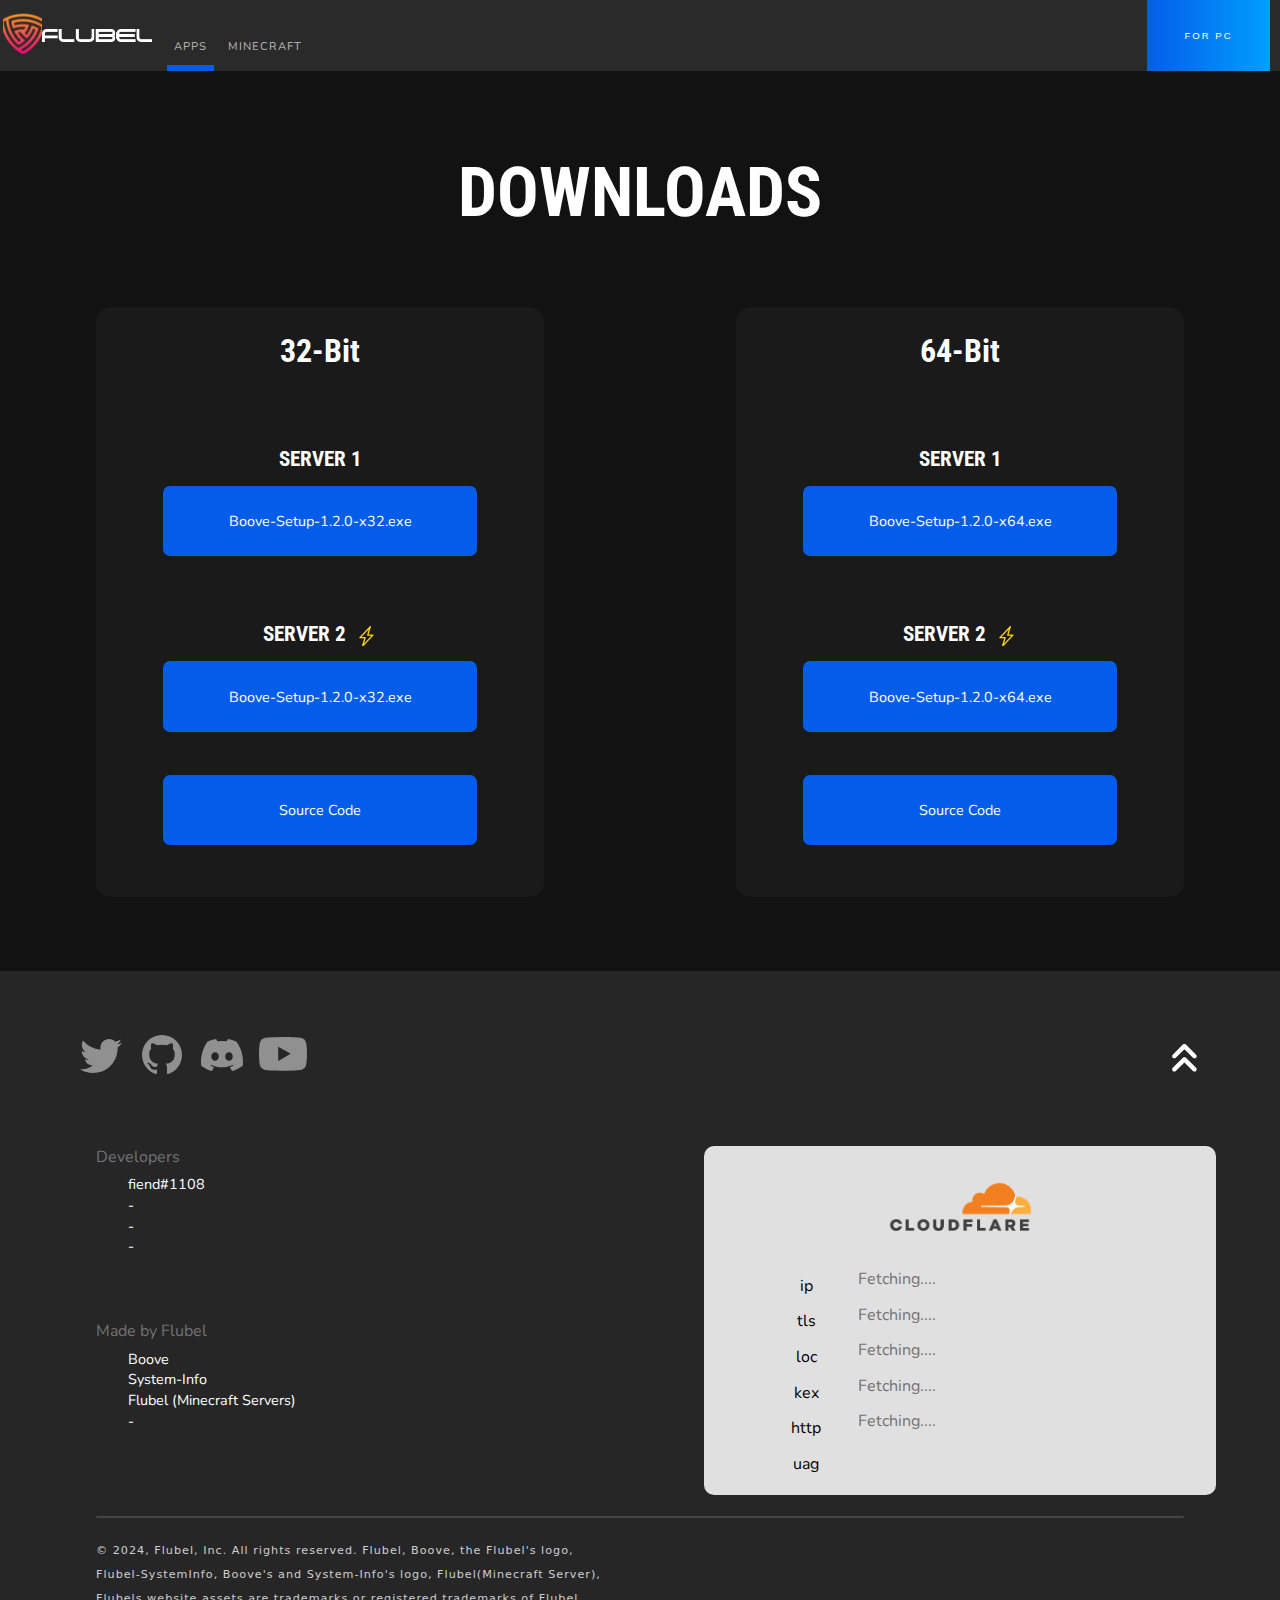
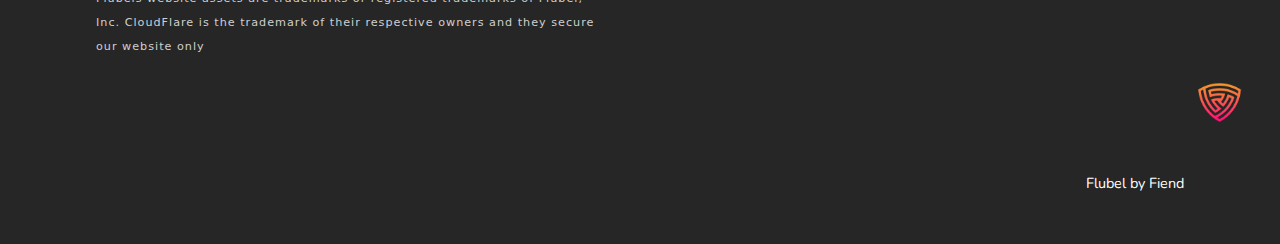
<file: boove-download.html>
<!DOCTYPE html>
<html lang="en">
<head>
    <meta charset="UTF-8">
    <meta http-equiv="X-UA-Compatible" content="IE=edge">
    <link rel="preconnect" href="https://fonts.googleapis.com"><link rel="preconnect" href="https://fonts.gstatic.com" crossorigin><link href="https://fonts.googleapis.com/css2?family=Roboto+Condensed&display=swap" rel="stylesheet">
    <link rel="preconnect" href="https://fonts.googleapis.com"><link rel="preconnect" href="https://fonts.gstatic.com" crossorigin><link href="https://fonts.googleapis.com/css2?family=Nunito:wght@600&display=swap" rel="stylesheet">
    <meta name="viewport" content="width=device-width, initial-scale=1.0">
    <meta name="google-site-verification" content="U0i8FxtvcsYqmY0ImcQUJ04NV4XoEBGO1p8rRk3umUQ" />
    <link rel="preconnect" href="https://fonts.googleapis.com"><link rel="preconnect" href="https://fonts.gstatic.com" crossorigin><link href="https://fonts.googleapis.com/css2?family=Oswald:wght@600&display=swap" rel="stylesheet">
    <link rel="shortcut icon" href="./lrgclrrimg-removebg-preview-removebg-preview.png" type="image/x-icon">
    <link rel="stylesheet" href="boove-download.css">
    <script defer src="./boove-download.js"></script>
    <title>Download Flubel-Boove</title>
</head>
<body>
    
    <div id="navbar">
        <div id="mainlogo" onClick="parent.location='index.html'"></div><div id="maintxt" onClick="parent.location='index.html'"></div><div id="appsnav"><span id="ttlap">APPS</span><div id="btmbr"><div id="clrf"></div></div></div><div id="mcnav" onClick="parent.location='minecraftflubel.html'"><span id="ttlmc">MINECRAFT</span><div id="btmbr"><div id="clrfmc"></div></div></div>
        <div id="appdwnmb">
            <div id="nav-icon1">
                <span></span>
                <span></span>
                <span></span>
              </div>
        </div>
        <div id="appdwnld" dir="rtl"><div id="mdwnbtn">FOR PC</div><div id="contctus" title="Contact Us">
            <lord-icon
    src="https://cdn.lordicon.com/rxufjlal.json"
    trigger="hover"
    colors="primary:#b4b4b4"
    style="width:2.5rem;height:2.5rem;cursor: pointer;">
</lord-icon>
        </div></div>
    </div>
    <div id="nvbroptons">
        <div id="mnvbroptmb" dir="ltr">
            <div id="tpnvbropt">
                <div id="appsbtn" onClick="parent.location='index.html'">APPS</div>
                <div id="mdbr"></div>
                <div id="mcbtn" onClick="parent.location='minecraftflubel.html'">MINECRAFT</div>
                <div id="mdbr"></div>
            </div>
            <div id="lwnvbropt">
                <div id="cmtsordc">
                    <div id="ourdcs">SUPPORT</div>
                    <div id="mdbr1"></div>
                    <dic id="sprtfmbflb" onclick="window.open('https://discord.gg/Ga4pHSEcjK')">
                        <svg xmlns="http://www.w3.org/2000/svg" width="3rem" height="3rem" preserveAspectRatio="xMidYMid meet" viewBox="0 0 24 24"><path fill="white" d="M19.27 5.33C17.94 4.71 16.5 4.26 15 4a.09.09 0 0 0-.07.03c-.18.33-.39.76-.53 1.09a16.09 16.09 0 0 0-4.8 0c-.14-.34-.35-.76-.54-1.09c-.01-.02-.04-.03-.07-.03c-1.5.26-2.93.71-4.27 1.33c-.01 0-.02.01-.03.02c-2.72 4.07-3.47 8.03-3.1 11.95c0 .02.01.04.03.05c1.8 1.32 3.53 2.12 5.24 2.65c.03.01.06 0 .07-.02c.4-.55.76-1.13 1.07-1.74c.02-.04 0-.08-.04-.09c-.57-.22-1.11-.48-1.64-.78c-.04-.02-.04-.08-.01-.11c.11-.08.22-.17.33-.25c.02-.02.05-.02.07-.01c3.44 1.57 7.15 1.57 10.55 0c.02-.01.05-.01.07.01c.11.09.22.17.33.26c.04.03.04.09-.01.11c-.52.31-1.07.56-1.64.78c-.04.01-.05.06-.04.09c.32.61.68 1.19 1.07 1.74c.03.01.06.02.09.01c1.72-.53 3.45-1.33 5.25-2.65c.02-.01.03-.03.03-.05c.44-4.53-.73-8.46-3.1-11.95c-.01-.01-.02-.02-.04-.02zM8.52 14.91c-1.03 0-1.89-.95-1.89-2.12s.84-2.12 1.89-2.12c1.06 0 1.9.96 1.89 2.12c0 1.17-.84 2.12-1.89 2.12zm6.97 0c-1.03 0-1.89-.95-1.89-2.12s.84-2.12 1.89-2.12c1.06 0 1.9.96 1.89 2.12c0 1.17-.83 2.12-1.89 2.12z"/></svg>
                    </dic>
                </div>
                <div id="dwnbtnmfmbflb">DOWNLOAD AVAILABLE FOR PC ONLY</div>
            </div>
        </div>
    </div>
    <div id="dwnldbtnbg">
        <div id="dwnld">DOWNLOADS</div>
        <div id="lsdwnlb32">
            <div id="rsdwnld32">
                <div id="insdpnll">
                    <div id="i32btdwnld">32-Bit</div>
                    <div id="dwnldsrvsbtm">
                        <div id="srvr1hdng">SERVER 1</div>
                        <div id="mdwnldbtn">
                            <div id="acttdwnbtn1" onclick="window.open('https://download846.mediafire.com/2x1yzzouolfglpT38DHTWpSU1Rdo_lGJq005kfi08XGWnndxohnziW-gejavKhZG2icklWtgNlbXvoaAT3wArzr4DejqEQ/9zx0pptoowpr3s5/Boove-Setup-1.2.0-x32.exe')">Boove-Setup-1.2.0-x32.exe</div>
                        </div>
                        <div id="srvr1hdng">SERVER 2 &nbsp;<svg xmlns="http://www.w3.org/2000/svg" width="1.3rem" height="1.3rem" viewBox="0 0 16 16"><path fill="gold" d="M11.251.068a.5.5 0 0 1 .227.58L9.677 6.5H13a.5.5 0 0 1 .364.843l-8 8.5a.5.5 0 0 1-.842-.49L6.323 9.5H3a.5.5 0 0 1-.364-.843l8-8.5a.5.5 0 0 1 .615-.09zM4.157 8.5H7a.5.5 0 0 1 .478.647L6.11 13.59l5.732-6.09H9a.5.5 0 0 1-.478-.647L9.89 2.41L4.157 8.5z"/></svg></div>
                        <div id="mdwnldbtn">
                            <div id="acttdwnbtn2" onclick="window.open('https://github.com/MrFiend179/Flubel-Boove/releases/download/v1.2.0/Boove-Setup-1.2.0-x32.exe')">Boove-Setup-1.2.0-x32.exe</div>
                        </div>
                        <div id="mdwnldbtnsrcd">
                            <div id="acttdwnbtn3" onclick="window.open('https://github.com/MrFiend179/Flubel-Boove')">Source Code</div>
                        </div>
                    </div>
                </div>
                
            </div>
            <div id="rsdwnld64">
                <div id="insdpnlr">
                    <div id="i32btdwnld">64-Bit</div>
                    <div id="dwnldsrvsbtm">
                        <div id="srvr1hdng">SERVER 1</div>
                        <div id="mdwnldbtn">
                            <div id="acttdwnbtn4" onclick="window.open('https://download1073.mediafire.com/nrq9i48bcvggAc3oHEteQRT9bzgqmerZSeKoXiLw8IMvnb6sv8GYEHHAl2XyRBjvVrj_1uDPpHfCQRm-W_zvmaIW39_Yjg/oxyv7myhhsyoxeb/Boove-Setup-1.2.0-x64.exe')">Boove-Setup-1.2.0-x64.exe</div>
                        </div>
                        <div id="srvr1hdng">SERVER 2 &nbsp;<svg xmlns="http://www.w3.org/2000/svg" width="1.3rem" height="1.3rem" viewBox="0 0 16 16"><path fill="gold" d="M11.251.068a.5.5 0 0 1 .227.58L9.677 6.5H13a.5.5 0 0 1 .364.843l-8 8.5a.5.5 0 0 1-.842-.49L6.323 9.5H3a.5.5 0 0 1-.364-.843l8-8.5a.5.5 0 0 1 .615-.09zM4.157 8.5H7a.5.5 0 0 1 .478.647L6.11 13.59l5.732-6.09H9a.5.5 0 0 1-.478-.647L9.89 2.41L4.157 8.5z"/></svg></div>
                        <div id="mdwnldbtn">
                            <div id="acttdwnbtn5" onclick="window.open('https://github.com/MrFiend179/Flubel-Boove/releases/download/v1.2.0/Boove-Setup-1.2.0-x64.exe')">Boove-Setup-1.2.0-x64.exe</div>
                        </div>
                        <div id="mdwnldbtnsrcd">
                            <div id="acttdwnbtn6" onclick="window.open('https://github.com/MrFiend179/Flubel-Boove')">Source Code</div>
                        </div>
                    </div>
                </div>
            </div>
        </div>
    </div>
    <div id="footer" >
        <div id="tpsocial">
            <div id="scicns">
                <div id="micns">
                    <div id="twtsc" title="Twitter" onclick="window.open('https://twitter.com/Flubel_')">
                        <svg id="hvrscef" xmlns="http://www.w3.org/2000/svg" width="3rem" height="3rem" preserveAspectRatio="xMidYMid meet" viewBox="0 0 24 24" fill="#909090"><path  d="M22.46 6c-.77.35-1.6.58-2.46.69c.88-.53 1.56-1.37 1.88-2.38c-.83.5-1.75.85-2.72 1.05C18.37 4.5 17.26 4 16 4c-2.35 0-4.27 1.92-4.27 4.29c0 .34.04.67.11.98C8.28 9.09 5.11 7.38 3 4.79c-.37.63-.58 1.37-.58 2.15c0 1.49.75 2.81 1.91 3.56c-.71 0-1.37-.2-1.95-.5v.03c0 2.08 1.48 3.82 3.44 4.21a4.22 4.22 0 0 1-1.93.07a4.28 4.28 0 0 0 4 2.98a8.521 8.521 0 0 1-5.33 1.84c-.34 0-.68-.02-1.02-.06C3.44 20.29 5.7 21 8.12 21C16 21 20.33 14.46 20.33 8.79c0-.19 0-.37-.01-.56c.84-.6 1.56-1.36 2.14-2.23Z"/></svg>
                    </div>
                    <div id="gthsc" title="GitHub" onclick="window.open('https://github.com/MrFiend179')">
                        <svg id="hvrscef" xmlns="http://www.w3.org/2000/svg" width="3rem" height="3rem" preserveAspectRatio="xMidYMid meet" viewBox="0 0 24 24" fill="#909090"><path  d="M12 2A10 10 0 0 0 2 12c0 4.42 2.87 8.17 6.84 9.5c.5.08.66-.23.66-.5v-1.69c-2.77.6-3.36-1.34-3.36-1.34c-.46-1.16-1.11-1.47-1.11-1.47c-.91-.62.07-.6.07-.6c1 .07 1.53 1.03 1.53 1.03c.87 1.52 2.34 1.07 2.91.83c.09-.65.35-1.09.63-1.34c-2.22-.25-4.55-1.11-4.55-4.92c0-1.11.38-2 1.03-2.71c-.1-.25-.45-1.29.1-2.64c0 0 .84-.27 2.75 1.02c.79-.22 1.65-.33 2.5-.33c.85 0 1.71.11 2.5.33c1.91-1.29 2.75-1.02 2.75-1.02c.55 1.35.2 2.39.1 2.64c.65.71 1.03 1.6 1.03 2.71c0 3.82-2.34 4.66-4.57 4.91c.36.31.69.92.69 1.85V21c0 .27.16.59.67.5C19.14 20.16 22 16.42 22 12A10 10 0 0 0 12 2Z"/></svg>
                    </div>
                    <div id="discsc" title="Discord" onclick="window.open('https://discord.gg/Ga4pHSEcjK')">
                        <svg id="hvrscef" xmlns="http://www.w3.org/2000/svg" width="3rem" height="3rem" preserveAspectRatio="xMidYMid meet" viewBox="0 0 24 24" fill="#909090"><path  d="M19.27 5.33C17.94 4.71 16.5 4.26 15 4a.09.09 0 0 0-.07.03c-.18.33-.39.76-.53 1.09a16.09 16.09 0 0 0-4.8 0c-.14-.34-.35-.76-.54-1.09c-.01-.02-.04-.03-.07-.03c-1.5.26-2.93.71-4.27 1.33c-.01 0-.02.01-.03.02c-2.72 4.07-3.47 8.03-3.1 11.95c0 .02.01.04.03.05c1.8 1.32 3.53 2.12 5.24 2.65c.03.01.06 0 .07-.02c.4-.55.76-1.13 1.07-1.74c.02-.04 0-.08-.04-.09c-.57-.22-1.11-.48-1.64-.78c-.04-.02-.04-.08-.01-.11c.11-.08.22-.17.33-.25c.02-.02.05-.02.07-.01c3.44 1.57 7.15 1.57 10.55 0c.02-.01.05-.01.07.01c.11.09.22.17.33.26c.04.03.04.09-.01.11c-.52.31-1.07.56-1.64.78c-.04.01-.05.06-.04.09c.32.61.68 1.19 1.07 1.74c.03.01.06.02.09.01c1.72-.53 3.45-1.33 5.25-2.65c.02-.01.03-.03.03-.05c.44-4.53-.73-8.46-3.1-11.95c-.01-.01-.02-.02-.04-.02zM8.52 14.91c-1.03 0-1.89-.95-1.89-2.12s.84-2.12 1.89-2.12c1.06 0 1.9.96 1.89 2.12c0 1.17-.84 2.12-1.89 2.12zm6.97 0c-1.03 0-1.89-.95-1.89-2.12s.84-2.12 1.89-2.12c1.06 0 1.9.96 1.89 2.12c0 1.17-.83 2.12-1.89 2.12z"/></svg>
                    </div>
                    <div id="ytsc" title="Youtube" onclick="window.open('https://www.youtube.com/channel/UCha9zIeWFX58QASlKFW3CwQ')">
                        <svg id="hvrscef" xmlns="http://www.w3.org/2000/svg" width="3rem" height="3rem" preserveAspectRatio="xMidYMid meet" viewBox="0 0 16 16" fill="#909090"><path d="M8.051 1.999h.089c.822.003 4.987.033 6.11.335a2.01 2.01 0 0 1 1.415 1.42c.101.38.172.883.22 1.402l.01.104l.022.26l.008.104c.065.914.073 1.77.074 1.957v.075c-.001.194-.01 1.108-.082 2.06l-.008.105l-.009.104c-.05.572-.124 1.14-.235 1.558a2.007 2.007 0 0 1-1.415 1.42c-1.16.312-5.569.334-6.18.335h-.142c-.309 0-1.587-.006-2.927-.052l-.17-.006l-.087-.004l-.171-.007l-.171-.007c-1.11-.049-2.167-.128-2.654-.26a2.007 2.007 0 0 1-1.415-1.419c-.111-.417-.185-.986-.235-1.558L.09 9.82l-.008-.104A31.4 31.4 0 0 1 0 7.68v-.123c.002-.215.01-.958.064-1.778l.007-.103l.003-.052l.008-.104l.022-.26l.01-.104c.048-.519.119-1.023.22-1.402a2.007 2.007 0 0 1 1.415-1.42c.487-.13 1.544-.21 2.654-.26l.17-.007l.172-.006l.086-.003l.171-.007A99.788 99.788 0 0 1 7.858 2h.193zM6.4 5.209v4.818l4.157-2.408L6.4 5.209z"/></svg>
                    </div>
                </div>
            </div>
            <div id="rlfstt" dir="rtl">
                <div id="stt"><svg id="mstupbtn" xmlns="http://www.w3.org/2000/svg" width="3.3rem" height="3.3rem" preserveAspectRatio="xMidYMid meet" viewBox="0 0 24 24" fill="white"><path d="M6.7 11.7q-.275-.275-.275-.7q0-.425.275-.7l4.6-4.6q.15-.15.325-.212q.175-.063.375-.063t.375.063q.175.062.325.212l4.6 4.6q.275.275.287.687q.013.413-.287.713q-.275.275-.7.275q-.425 0-.7-.275L12 7.825L8.1 11.7q-.275.275-.688.288Q7 12 6.7 11.7Zm0 6q-.275-.275-.275-.7q0-.425.275-.7l4.6-4.6q.15-.15.325-.213q.175-.062.375-.062t.375.062q.175.063.325.213l4.6 4.6q.275.275.287.687q.013.413-.287.713q-.275.275-.7.275q-.425 0-.7-.275L12 13.825L8.1 17.7q-.275.275-.688.288Q7 18 6.7 17.7Z"/></svg></div>
            </div>
        </div>
        <div id="mbfuicf">
            <div id="mbflb">
                <div id="abflb">
                    <div id="odt">
                        <div id="ttlodt">Developers</div>
                        <div id="descodt">fiend#1108 <br> - <br> - <br>-</div>
                    </div>
                    <div id="mbflbttl">
                        <div id="ttlodt">Made by Flubel</div>
                        <div id="descodt">Boove <br> System-Info <br> Flubel (Minecraft Servers) <br>-</div>
                    </div>
                </div>
            </div>
            <div id="cldfui">
                <div id="mbxcldfi">
                    <div id="cldflg">
                        <lord-icon title="Protected by CloudFlare" src="https://cdn.lordicon.com/eaawyrxp.json"trigger="loop"delay="500"colors="primary:#242424,secondary:#545454"stroke="100"style="width:3rem;height:3rem"></lord-icon>

                    </div>
                    <div id="audclf">
                        <div id="uinfclf1">
                            <div id="ttl1" dir="rtl">ip</div>
                            <div id="ttl1dsc">Fetching....</div>
                        </div>
                        <div id="uinfclf2">
                            <div id="ttl1" dir="rtl">tls</div>
                            <div id="ttl2dsc">Fetching....</div>
                        </div>
                        <div id="uinfclf3">
                            <div id="ttl1" dir="rtl">loc</div>
                            <div id="ttl3dsc">Fetching....</div>
                        </div>
                        <div id="uinfclf4">
                            <div id="ttl1" dir="rtl">kex</div>
                            <div id="ttl4dsc">Fetching....</div>
                        </div>
                        <div id="uinfclf5">
                            <div id="ttl1" dir="rtl">http</div>
                            <div id="ttl5dsc">Fetching....</div>
                        </div>
                        <div id="uinfclf6">
                            <div id="ttl1" dir="rtl">uag</div>
                            <marquee id="ttl6dsc"></marquee>
                        </div>
                    </div>
                </div>
            </div>
        </div>
        <div id="cmtbrft">
            <div id="tsptbr"></div>
        </div>
        <div id="bttocro">
            <div id="lsbttorl">
                <div id="mtocflb">© 2024, Flubel, Inc. All rights reserved. Flubel, Boove, the Flubel's logo, Flubel-SystemInfo, Boove's and System-Info's logo, Flubel(Minecraft Server), Flubels website assets are trademarks or registered trademarks of Flubel, Inc. CloudFlare is the trademark of their respective owners and they secure our website only</div>
            </div>
            <div id="rsbttorl">
                <div id="fbf" dir="rtl">
                    <div id="fbfttl">Flubel by Fiend</div>
                </div>
                <div id="trdmlgflb"></div>
                <div id="fbfttlmb" class="ofmb">Flubel by Fiend</div>
            </div>
        </div>
    </div>
    <script src="https://cdn.lordicon.com/fudrjiwc.js"></script>
    <script src="https://cdnjs.cloudflare.com/ajax/libs/jquery/2.2.4/jquery.min.js"></script>
    <script>
        $.get('https://www.cloudflare.com/cdn-cgi/trace', function(data) {
            data = data.trim().split('\n').reduce(function(obj, pair) {
            pair = pair.split('=');
            return obj[pair[0]] = pair[1], obj;
        }, {});
            console.log(data);
            document.getElementById('ttl1dsc').innerText = data.ip
            document.getElementById('ttl2dsc').innerText = data.tls
            document.getElementById('ttl3dsc').innerText = data.loc
            document.getElementById('ttl4dsc').innerText = data.kex
            document.getElementById('ttl5dsc').innerText = data.http
            document.getElementById('ttl6dsc').innerText = data.uag
        });

    </script>
</body>
</html>
</file>
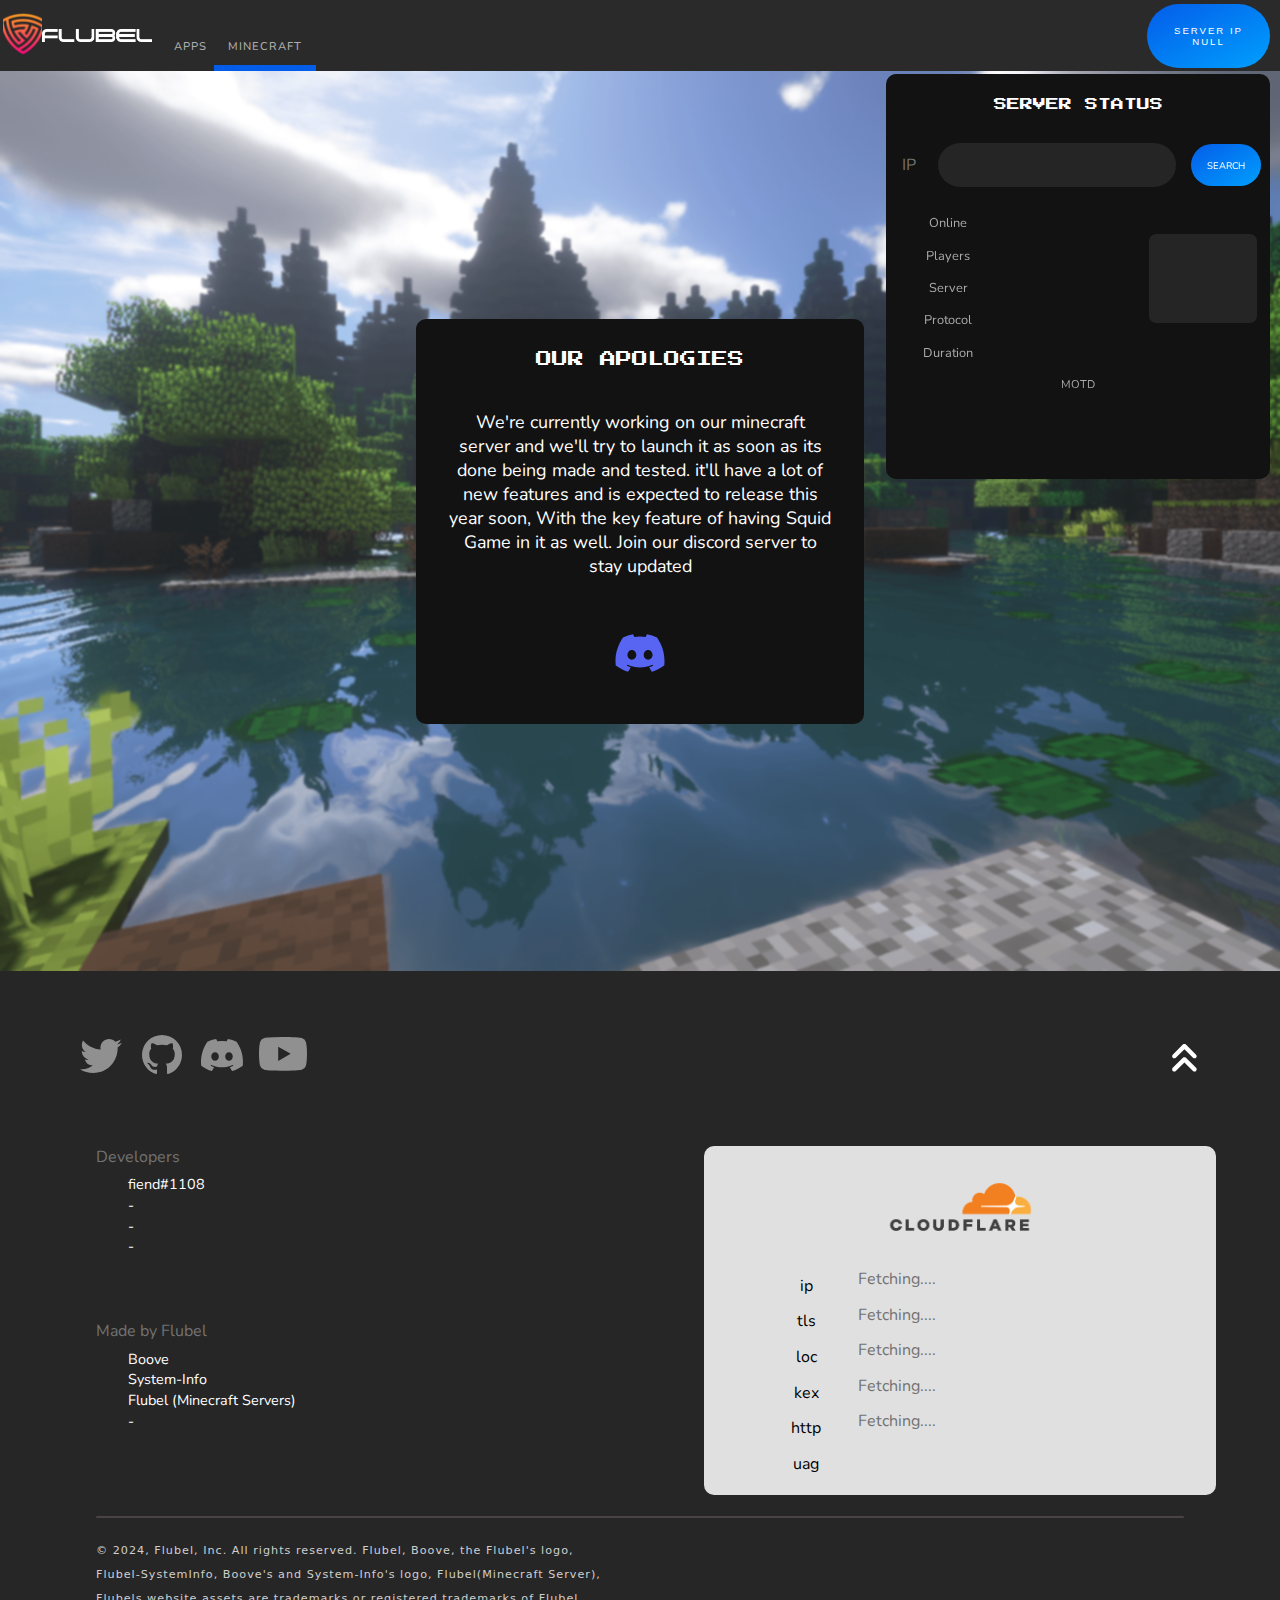
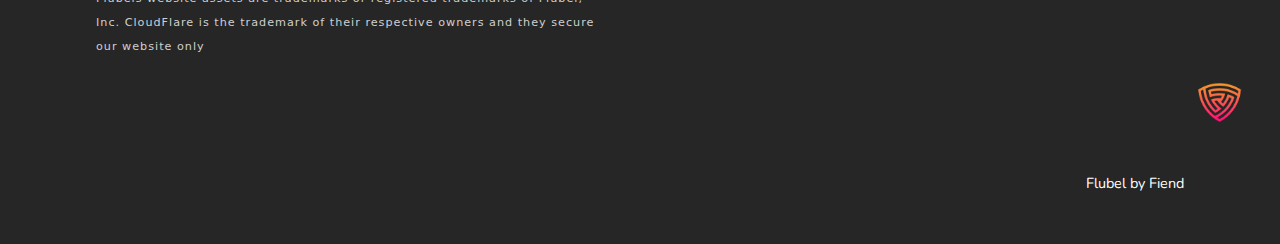
<file: minecraftflubel.html>
<!DOCTYPE html>
<html lang="en">
<head>
    <meta charset="UTF-8">
    <meta http-equiv="X-UA-Compatible" content="IE=edge">
    <link rel="preconnect" href="https://fonts.googleapis.com"><link rel="preconnect" href="https://fonts.gstatic.com" crossorigin><link href="https://fonts.googleapis.com/css2?family=Roboto+Condensed&display=swap" rel="stylesheet">
    <link rel="preconnect" href="https://fonts.googleapis.com"><link rel="preconnect" href="https://fonts.gstatic.com" crossorigin><link href="https://fonts.googleapis.com/css2?family=Nunito:wght@700&display=swap" rel="stylesheet">
    <meta name="viewport" content="width=device-width, initial-scale=1.0">
    <link rel="preconnect" href="https://fonts.googleapis.com"><link rel="preconnect" href="https://fonts.gstatic.com" crossorigin><link href="https://fonts.googleapis.com/css2?family=Press+Start+2P&display=swap" rel="stylesheet">
    <script src="https://cdn.lordicon.com/fudrjiwc.js"></script>
    <meta name="google-site-verification" content="U0i8FxtvcsYqmY0ImcQUJ04NV4XoEBGO1p8rRk3umUQ" />
    <link rel="shortcut icon" href="./lrgclrrimg-removebg-preview-removebg-preview.png" type="image/x-icon">
    <script defer src="./minecraftflubel.js"></script>
    <link rel="stylesheet" href="minecraftstyle.css">
    <title>Minecraft Servers by Flubel</title>
</head>
<body>
    <div id="navbar">
        <div id="mainlogo" onClick="parent.location='index.html'"></div><div id="maintxt" onClick="parent.location='index.html'"></div><div id="appsnav" onClick="parent.location='index.html'"><span id="ttlap">APPS</span><div id="btmbr"><div id="clrf"></div></div></div><div id="mcnav"><span id="ttlmc">MINECRAFT</span><div id="btmbr"><div id="clrfmc"></div></div></div>
        <div id="appdwnmb">
            <div id="nav-icon1">
                <span></span>
                <span></span>
                <span></span>
              </div>
        </div>
        <div id="appdwnld" dir="rtl"><div id="mdwnbtn">SERVER IP <br> NULL</div><div id="contctus" title="Contact Us">
            <lord-icon src="https://cdn.lordicon.com/enzmygww.json" trigger="click" colors="primary:#ffffff" style="width:2.5rem;height:2.5rem"></lord-icon></div></div>
    </div>
    <div id="nvbroptons">
        <div id="mnvbroptmb" dir="ltr">
            <div id="tpnvbropt">
                <div id="appsbtn" onClick="parent.location='index.html'">APPS</div>
                <div id="mdbr"></div>
                <div id="mcbtn">MINECRAFT</div>
                <div id="mdbr"></div>
            </div>
            <div id="lwnvbropt">
                <div id="cmtsordc">
                    <div id="ourdcs">SUPPORT</div>
                    <div id="mdbr1"></div>
                    <dic id="sprtfmbflb" onclick="window.open('https://discord.gg/Ga4pHSEcjK')">
                        <svg xmlns="http://www.w3.org/2000/svg" width="3rem" height="3rem" preserveAspectRatio="xMidYMid meet" viewBox="0 0 24 24"><path fill="white" d="M19.27 5.33C17.94 4.71 16.5 4.26 15 4a.09.09 0 0 0-.07.03c-.18.33-.39.76-.53 1.09a16.09 16.09 0 0 0-4.8 0c-.14-.34-.35-.76-.54-1.09c-.01-.02-.04-.03-.07-.03c-1.5.26-2.93.71-4.27 1.33c-.01 0-.02.01-.03.02c-2.72 4.07-3.47 8.03-3.1 11.95c0 .02.01.04.03.05c1.8 1.32 3.53 2.12 5.24 2.65c.03.01.06 0 .07-.02c.4-.55.76-1.13 1.07-1.74c.02-.04 0-.08-.04-.09c-.57-.22-1.11-.48-1.64-.78c-.04-.02-.04-.08-.01-.11c.11-.08.22-.17.33-.25c.02-.02.05-.02.07-.01c3.44 1.57 7.15 1.57 10.55 0c.02-.01.05-.01.07.01c.11.09.22.17.33.26c.04.03.04.09-.01.11c-.52.31-1.07.56-1.64.78c-.04.01-.05.06-.04.09c.32.61.68 1.19 1.07 1.74c.03.01.06.02.09.01c1.72-.53 3.45-1.33 5.25-2.65c.02-.01.03-.03.03-.05c.44-4.53-.73-8.46-3.1-11.95c-.01-.01-.02-.02-.04-.02zM8.52 14.91c-1.03 0-1.89-.95-1.89-2.12s.84-2.12 1.89-2.12c1.06 0 1.9.96 1.89 2.12c0 1.17-.84 2.12-1.89 2.12zm6.97 0c-1.03 0-1.89-.95-1.89-2.12s.84-2.12 1.89-2.12c1.06 0 1.9.96 1.89 2.12c0 1.17-.83 2.12-1.89 2.12z"/></svg>
                    </dic>
                </div>
                <div id="dwnbtnmfmbflb">SERVER IP: N/A</div>
            </div>
        </div>
    </div>
    <div id="mmcimg">
        <div id="mttlfmcbbv">
            <div id="mttlfmcsrv">
                <div id="mttlssry">OUR APOLOGIES</div>
                <div id="mprghabtexpld">
                    <div id="rlprghsstssry">We're currently working on our minecraft server and we'll try to launch it as soon as its done being made and tested. it'll have a lot of new features and is expected to release this year soon, With the key feature of having Squid Game in it as well. Join our discord server to stay updated</div>
                </div>
                <div id="orsclsdcjpls">
                    <svg id="tbhvrd" onclick="window.open('https://discord.gg/Ga4pHSEcjK')" xmlns="http://www.w3.org/2000/svg" width="3.5rem" height="3.5rem" preserveAspectRatio="xMidYMid meet" viewBox="0 0 24 24"><path fill="#5865f2" d="M19.27 5.33C17.94 4.71 16.5 4.26 15 4a.09.09 0 0 0-.07.03c-.18.33-.39.76-.53 1.09a16.09 16.09 0 0 0-4.8 0c-.14-.34-.35-.76-.54-1.09c-.01-.02-.04-.03-.07-.03c-1.5.26-2.93.71-4.27 1.33c-.01 0-.02.01-.03.02c-2.72 4.07-3.47 8.03-3.1 11.95c0 .02.01.04.03.05c1.8 1.32 3.53 2.12 5.24 2.65c.03.01.06 0 .07-.02c.4-.55.76-1.13 1.07-1.74c.02-.04 0-.08-.04-.09c-.57-.22-1.11-.48-1.64-.78c-.04-.02-.04-.08-.01-.11c.11-.08.22-.17.33-.25c.02-.02.05-.02.07-.01c3.44 1.57 7.15 1.57 10.55 0c.02-.01.05-.01.07.01c.11.09.22.17.33.26c.04.03.04.09-.01.11c-.52.31-1.07.56-1.64.78c-.04.01-.05.06-.04.09c.32.61.68 1.19 1.07 1.74c.03.01.06.02.09.01c1.72-.53 3.45-1.33 5.25-2.65c.02-.01.03-.03.03-.05c.44-4.53-.73-8.46-3.1-11.95c-.01-.01-.02-.02-.04-.02zM8.52 14.91c-1.03 0-1.89-.95-1.89-2.12s.84-2.12 1.89-2.12c1.06 0 1.9.96 1.89 2.12c0 1.17-.84 2.12-1.89 2.12zm6.97 0c-1.03 0-1.89-.95-1.89-2.12s.84-2.12 1.89-2.12c1.06 0 1.9.96 1.89 2.12c0 1.17-.83 2.12-1.89 2.12z"/></svg>
                </div>
            </div>
            <div id="mttlfmcslv">
                <div id="cssbvmc">SERVER STATUS</div>
                <div id="uinpfrm">
                    <div id="ipttlssts">IP</div>
                    <div id="ipttlsstsinp">
                        <input type="text" id="hostin">
                    </div>
                    <div id="srchbrnssts">
                        <div id="srchmbtn" onclick="strtidk()">SEARCH</div>
                    </div>
                </div>
                <div id="msrdtlsbflb">
                    <div id="lssstsinf">
                        <div id="ttlssts">
                            <div>Online</div>
                            <div>Players</div>
                            <div>Server</div>
                            <div>Protocol</div>
                            <div>Duration</div>
                        </div>
                        <div id="dtlsssts">
                            <div id="sstsd1"></div>
                            <div id="sstsd2"></div>
                            <div id="sstsd31">
                                <marquee behavior="" id="sstsd3"></marquee>
                            </div>
                            <div id="sstsd4"></div>
                            <div id="sstsd5"></div>
                        </div>
                    </div>
                    <div id="rssstsinf">
                        <div id="srvrimglg"></div>
                    </div>
                </div>
                <div id="motdfssts1">
                    <div id="mtdttl">MOTD</div>
                    <div id="motdfssts"></div>
                </div>
            </div>
        </div>
    </div>
    <div id="footer" >
        <div id="tpsocial">
            <div id="scicns">
                <div id="micns">
                    <div id="twtsc" title="Twitter" onclick="window.open('https://twitter.com/Flubel_')">
                        <svg id="hvrscef" xmlns="http://www.w3.org/2000/svg" width="3rem" height="3rem" preserveAspectRatio="xMidYMid meet" viewBox="0 0 24 24" fill="#909090"><path  d="M22.46 6c-.77.35-1.6.58-2.46.69c.88-.53 1.56-1.37 1.88-2.38c-.83.5-1.75.85-2.72 1.05C18.37 4.5 17.26 4 16 4c-2.35 0-4.27 1.92-4.27 4.29c0 .34.04.67.11.98C8.28 9.09 5.11 7.38 3 4.79c-.37.63-.58 1.37-.58 2.15c0 1.49.75 2.81 1.91 3.56c-.71 0-1.37-.2-1.95-.5v.03c0 2.08 1.48 3.82 3.44 4.21a4.22 4.22 0 0 1-1.93.07a4.28 4.28 0 0 0 4 2.98a8.521 8.521 0 0 1-5.33 1.84c-.34 0-.68-.02-1.02-.06C3.44 20.29 5.7 21 8.12 21C16 21 20.33 14.46 20.33 8.79c0-.19 0-.37-.01-.56c.84-.6 1.56-1.36 2.14-2.23Z"/></svg>
                    </div>
                    <div id="gthsc" title="GitHub" onclick="window.open('https://github.com/MrFiend179')">
                        <svg id="hvrscef" xmlns="http://www.w3.org/2000/svg" width="3rem" height="3rem" preserveAspectRatio="xMidYMid meet" viewBox="0 0 24 24" fill="#909090"><path  d="M12 2A10 10 0 0 0 2 12c0 4.42 2.87 8.17 6.84 9.5c.5.08.66-.23.66-.5v-1.69c-2.77.6-3.36-1.34-3.36-1.34c-.46-1.16-1.11-1.47-1.11-1.47c-.91-.62.07-.6.07-.6c1 .07 1.53 1.03 1.53 1.03c.87 1.52 2.34 1.07 2.91.83c.09-.65.35-1.09.63-1.34c-2.22-.25-4.55-1.11-4.55-4.92c0-1.11.38-2 1.03-2.71c-.1-.25-.45-1.29.1-2.64c0 0 .84-.27 2.75 1.02c.79-.22 1.65-.33 2.5-.33c.85 0 1.71.11 2.5.33c1.91-1.29 2.75-1.02 2.75-1.02c.55 1.35.2 2.39.1 2.64c.65.71 1.03 1.6 1.03 2.71c0 3.82-2.34 4.66-4.57 4.91c.36.31.69.92.69 1.85V21c0 .27.16.59.67.5C19.14 20.16 22 16.42 22 12A10 10 0 0 0 12 2Z"/></svg>
                    </div>
                    <div id="discsc" title="Discord" onclick="window.open('https://discord.gg/Ga4pHSEcjK')">
                        <svg id="hvrscef" xmlns="http://www.w3.org/2000/svg" width="3rem" height="3rem" preserveAspectRatio="xMidYMid meet" viewBox="0 0 24 24" fill="#909090"><path  d="M19.27 5.33C17.94 4.71 16.5 4.26 15 4a.09.09 0 0 0-.07.03c-.18.33-.39.76-.53 1.09a16.09 16.09 0 0 0-4.8 0c-.14-.34-.35-.76-.54-1.09c-.01-.02-.04-.03-.07-.03c-1.5.26-2.93.71-4.27 1.33c-.01 0-.02.01-.03.02c-2.72 4.07-3.47 8.03-3.1 11.95c0 .02.01.04.03.05c1.8 1.32 3.53 2.12 5.24 2.65c.03.01.06 0 .07-.02c.4-.55.76-1.13 1.07-1.74c.02-.04 0-.08-.04-.09c-.57-.22-1.11-.48-1.64-.78c-.04-.02-.04-.08-.01-.11c.11-.08.22-.17.33-.25c.02-.02.05-.02.07-.01c3.44 1.57 7.15 1.57 10.55 0c.02-.01.05-.01.07.01c.11.09.22.17.33.26c.04.03.04.09-.01.11c-.52.31-1.07.56-1.64.78c-.04.01-.05.06-.04.09c.32.61.68 1.19 1.07 1.74c.03.01.06.02.09.01c1.72-.53 3.45-1.33 5.25-2.65c.02-.01.03-.03.03-.05c.44-4.53-.73-8.46-3.1-11.95c-.01-.01-.02-.02-.04-.02zM8.52 14.91c-1.03 0-1.89-.95-1.89-2.12s.84-2.12 1.89-2.12c1.06 0 1.9.96 1.89 2.12c0 1.17-.84 2.12-1.89 2.12zm6.97 0c-1.03 0-1.89-.95-1.89-2.12s.84-2.12 1.89-2.12c1.06 0 1.9.96 1.89 2.12c0 1.17-.83 2.12-1.89 2.12z"/></svg>
                    </div>
                    <div id="ytsc" title="Youtube" onclick="window.open('https://www.youtube.com/channel/UCha9zIeWFX58QASlKFW3CwQ')">
                        <svg id="hvrscef" xmlns="http://www.w3.org/2000/svg" width="3rem" height="3rem" preserveAspectRatio="xMidYMid meet" viewBox="0 0 16 16" fill="#909090"><path d="M8.051 1.999h.089c.822.003 4.987.033 6.11.335a2.01 2.01 0 0 1 1.415 1.42c.101.38.172.883.22 1.402l.01.104l.022.26l.008.104c.065.914.073 1.77.074 1.957v.075c-.001.194-.01 1.108-.082 2.06l-.008.105l-.009.104c-.05.572-.124 1.14-.235 1.558a2.007 2.007 0 0 1-1.415 1.42c-1.16.312-5.569.334-6.18.335h-.142c-.309 0-1.587-.006-2.927-.052l-.17-.006l-.087-.004l-.171-.007l-.171-.007c-1.11-.049-2.167-.128-2.654-.26a2.007 2.007 0 0 1-1.415-1.419c-.111-.417-.185-.986-.235-1.558L.09 9.82l-.008-.104A31.4 31.4 0 0 1 0 7.68v-.123c.002-.215.01-.958.064-1.778l.007-.103l.003-.052l.008-.104l.022-.26l.01-.104c.048-.519.119-1.023.22-1.402a2.007 2.007 0 0 1 1.415-1.42c.487-.13 1.544-.21 2.654-.26l.17-.007l.172-.006l.086-.003l.171-.007A99.788 99.788 0 0 1 7.858 2h.193zM6.4 5.209v4.818l4.157-2.408L6.4 5.209z"/></svg>
                    </div>
                </div>
            </div>
            <div id="rlfstt" dir="rtl">
                <div id="stt"><svg id="mstupbtn" xmlns="http://www.w3.org/2000/svg" width="3.3rem" height="3.3rem" preserveAspectRatio="xMidYMid meet" viewBox="0 0 24 24" fill="white"><path d="M6.7 11.7q-.275-.275-.275-.7q0-.425.275-.7l4.6-4.6q.15-.15.325-.212q.175-.063.375-.063t.375.063q.175.062.325.212l4.6 4.6q.275.275.287.687q.013.413-.287.713q-.275.275-.7.275q-.425 0-.7-.275L12 7.825L8.1 11.7q-.275.275-.688.288Q7 12 6.7 11.7Zm0 6q-.275-.275-.275-.7q0-.425.275-.7l4.6-4.6q.15-.15.325-.213q.175-.062.375-.062t.375.062q.175.063.325.213l4.6 4.6q.275.275.287.687q.013.413-.287.713q-.275.275-.7.275q-.425 0-.7-.275L12 13.825L8.1 17.7q-.275.275-.688.288Q7 18 6.7 17.7Z"/></svg></div>
            </div>
        </div>
        <div id="mbfuicf">
            <div id="mbflb">
                <div id="abflb">
                    <div id="odt">
                        <div id="ttlodt">Developers</div>
                        <div id="descodt">fiend#1108 <br> - <br> - <br>-</div>
                    </div>
                    <div id="mbflbttl">
                        <div id="ttlodt">Made by Flubel</div>
                        <div id="descodt">Boove <br> System-Info <br> Flubel (Minecraft Servers) <br>-</div>
                    </div>
                </div>
            </div>
            <div id="cldfui">
                <div id="mbxcldfi">
                    <div id="cldflg">
                        <lord-icon title="Protected by CloudFlare" src="https://cdn.lordicon.com/eaawyrxp.json"trigger="loop"delay="500"colors="primary:#242424,secondary:#545454"stroke="100"style="width:3rem;height:3rem"></lord-icon>

                    </div>
                    <div id="audclf">
                        <div id="uinfclf1">
                            <div id="ttl1" dir="rtl">ip</div>
                            <div id="ttl1dsc">Fetching....</div>
                        </div>
                        <div id="uinfclf2">
                            <div id="ttl1" dir="rtl">tls</div>
                            <div id="ttl2dsc">Fetching....</div>
                        </div>
                        <div id="uinfclf3">
                            <div id="ttl1" dir="rtl">loc</div>
                            <div id="ttl3dsc">Fetching....</div>
                        </div>
                        <div id="uinfclf4">
                            <div id="ttl1" dir="rtl">kex</div>
                            <div id="ttl4dsc">Fetching....</div>
                        </div>
                        <div id="uinfclf5">
                            <div id="ttl1" dir="rtl">http</div>
                            <div id="ttl5dsc">Fetching....</div>
                        </div>
                        <div id="uinfclf6">
                            <div id="ttl1" dir="rtl">uag</div>
                            <marquee id="ttl6dsc"></marquee>
                        </div>
                    </div>
                </div>
            </div>
        </div>
        <div id="cmtbrft">
            <div id="tsptbr"></div>
        </div>
        <div id="bttocro">
            <div id="lsbttorl">
                <div id="mtocflb">© 2024, Flubel, Inc. All rights reserved. Flubel, Boove, the Flubel's logo, Flubel-SystemInfo, Boove's and System-Info's logo, Flubel(Minecraft Server), Flubels website assets are trademarks or registered trademarks of Flubel, Inc. CloudFlare is the trademark of their respective owners and they secure our website only</div>
            </div>
            <div id="rsbttorl">
                <div id="fbf" dir="rtl">
                    <div id="fbfttl">Flubel by Fiend</div>
                </div>
                <div id="trdmlgflb"></div>
                <div id="fbfttlmb" class="ofmb">Flubel by Fiend</div>
            </div>
        </div>
    </div>
    <script src="https://cdn.lordicon.com/fudrjiwc.js"></script>
    <script src="https://cdnjs.cloudflare.com/ajax/libs/jquery/2.2.4/jquery.min.js"></script>
    <script>
        $.get('https://www.cloudflare.com/cdn-cgi/trace', function(data) {
            data = data.trim().split('\n').reduce(function(obj, pair) {
            pair = pair.split('=');
            return obj[pair[0]] = pair[1], obj;
        }, {});
            console.log(data);
            document.getElementById('ttl1dsc').innerText = data.ip
            document.getElementById('ttl2dsc').innerText = data.tls
            document.getElementById('ttl3dsc').innerText = data.loc
            document.getElementById('ttl4dsc').innerText = data.kex
            document.getElementById('ttl5dsc').innerText = data.http
            document.getElementById('ttl6dsc').innerText = data.uag
        });
        $.get("https://api.github.com/users/MrFiend179/repos",function(data){
            console.log(data[2])
        })
        $(document).ready(function(){
	        $('#nav-icon1').click(function(){
		        $(this).toggleClass('open');
	        });
        });
    </script>
    <script src="https://mcapi.us/scripts/minecraft.min.js"></script>
    <script>
        function strtidk(){
            const hostindts = document.getElementById('hostin').value
        console.log(hostindts)
        MinecraftAPI.getServerStatus(hostindts, {
        }, function (err, status) {
            document.getElementById('sstsd1').innerText = status.online
            document.getElementById('sstsd2').innerText = `${status.players.now}/${status.players.max}`
            console.log(status)
            document.getElementById('sstsd3').innerText = status.server.name
            document.getElementById('sstsd4').innerText = status.server.protocol
            const sstsd = status.duration / 1000000000
            document.getElementById('sstsd5').innerText = `${sstsd.toFixed(5)} s`
            document.getElementById('srvrimglg').style.backgroundImage = `url(${status.favicon})`
            var dats = status.motd_json.extra
            console.log(dats)
            const array = dats
            for (let i = 0; i < array.length; i++) {
                if (array[i].hasOwnProperty('text')) {
                    array[i].text = array[i].text.replace(/←\n/g, '← <br>');
                }
            }

        const text = {
          "text": "",
          "extra": [array][0]
        };
        document.getElementById("motdfssts").innerHTML = text.extra.map(segment => {
        let html = `<span style="color: ${segment.color}">`;
    
        if (segment.bold) html += "<strong>";
        if (segment.strikethrough) html += "<s>";
        if (segment.underline) html += "<u>";
    
        html += segment.text;
    
        if (segment.underline) html += "</u>";
        if (segment.strikethrough) html += "</s>";
        if (segment.bold) html += "</strong>";
    
        html += "</span>";
    
        return html;
        }).join("");
        });
        }
    </script>
</body>
</html>
</file>
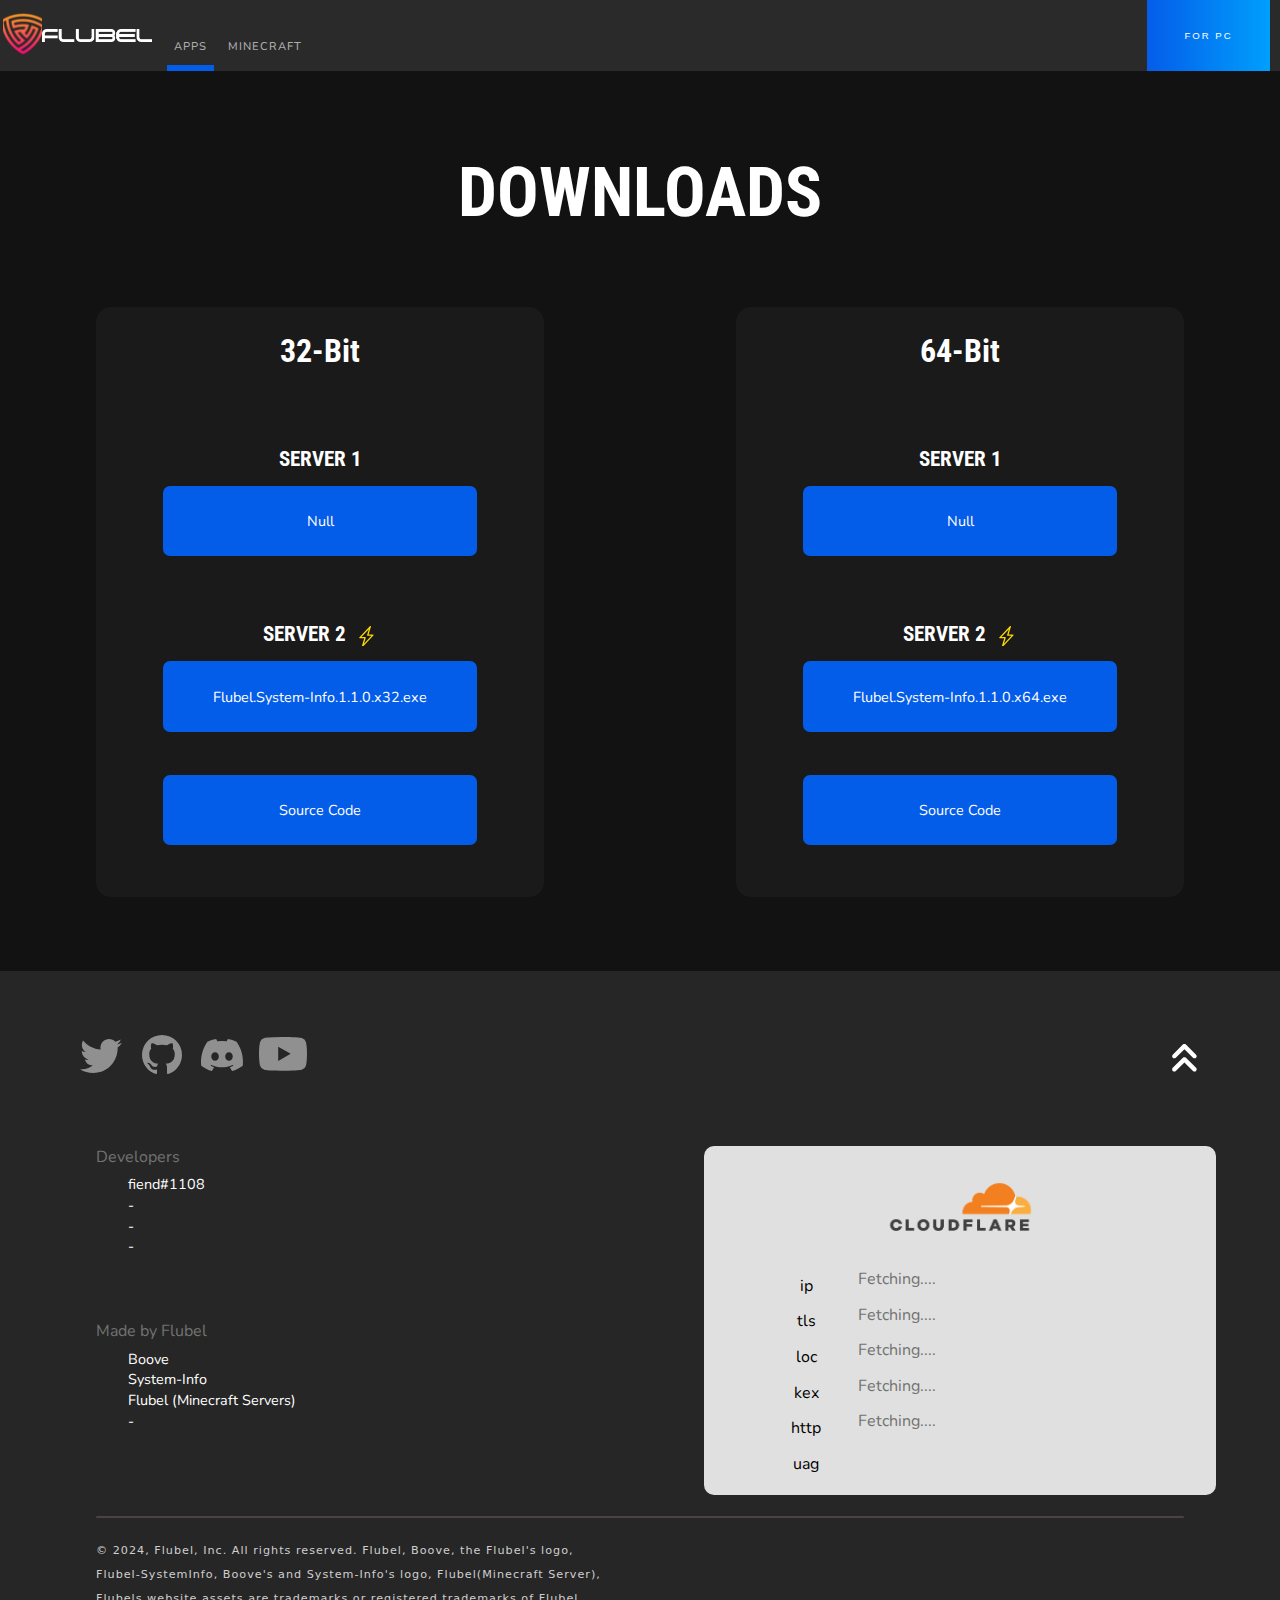
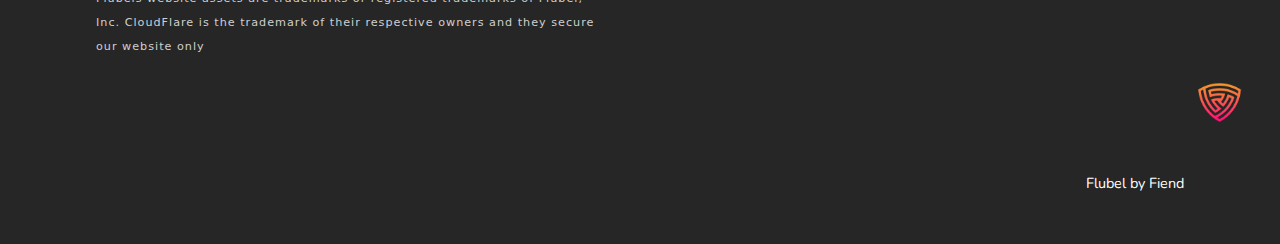
<file: sysinf-download.html>
<!DOCTYPE html>
<html lang="en">
<head>
    <meta charset="UTF-8">
    <meta http-equiv="X-UA-Compatible" content="IE=edge">
    <link rel="preconnect" href="https://fonts.googleapis.com"><link rel="preconnect" href="https://fonts.gstatic.com" crossorigin><link href="https://fonts.googleapis.com/css2?family=Roboto+Condensed&display=swap" rel="stylesheet">
    <link rel="preconnect" href="https://fonts.googleapis.com"><link rel="preconnect" href="https://fonts.gstatic.com" crossorigin><link href="https://fonts.googleapis.com/css2?family=Nunito:wght@600&display=swap" rel="stylesheet">
    <meta name="viewport" content="width=device-width, initial-scale=1.0">
    <meta name="google-site-verification" content="U0i8FxtvcsYqmY0ImcQUJ04NV4XoEBGO1p8rRk3umUQ" />
    <link rel="preconnect" href="https://fonts.googleapis.com"><link rel="preconnect" href="https://fonts.gstatic.com" crossorigin><link href="https://fonts.googleapis.com/css2?family=Oswald:wght@600&display=swap" rel="stylesheet">
    <link rel="shortcut icon" href="./lrgclrrimg-removebg-preview-removebg-preview.png" type="image/x-icon">
    <link rel="stylesheet" href="sysinf-download.css">
    <script defer src="./sysinf-download.js"></script>
    <title>Download Flubel-Boove</title>
</head>
<body>
    
    <div id="navbar">
        <div id="mainlogo" onClick="parent.location='index.html'"></div><div id="maintxt" onClick="parent.location='index.html'"></div><div id="appsnav"><span id="ttlap">APPS</span><div id="btmbr"><div id="clrf"></div></div></div><div id="mcnav" onClick="parent.location='minecraftflubel.html'"><span id="ttlmc">MINECRAFT</span><div id="btmbr"><div id="clrfmc"></div></div></div>
        <div id="appdwnmb">
            <div id="nav-icon1">
                <span></span>
                <span></span>
                <span></span>
              </div>
        </div>
        <div id="appdwnld" dir="rtl"><div id="mdwnbtn">FOR PC</div><div id="contctus" title="Contact Us">
            <lord-icon
    src="https://cdn.lordicon.com/rxufjlal.json"
    trigger="hover"
    colors="primary:#b4b4b4"
    style="width:2.5rem;height:2.5rem;cursor: pointer;">
</lord-icon>
        </div></div>
    </div>
    <div id="nvbroptons">
        <div id="mnvbroptmb" dir="ltr">
            <div id="tpnvbropt">
                <div id="appsbtn" onClick="parent.location='index.html'">APPS</div>
                <div id="mdbr"></div>
                <div id="mcbtn" onClick="parent.location='minecraftflubel.html'">MINECRAFT</div>
                <div id="mdbr"></div>
            </div>
            <div id="lwnvbropt">
                <div id="cmtsordc">
                    <div id="ourdcs">SUPPORT</div>
                    <div id="mdbr1"></div>
                    <dic id="sprtfmbflb" onclick="window.open('https://discord.gg/Ga4pHSEcjK')">
                        <svg xmlns="http://www.w3.org/2000/svg" width="3rem" height="3rem" preserveAspectRatio="xMidYMid meet" viewBox="0 0 24 24"><path fill="white" d="M19.27 5.33C17.94 4.71 16.5 4.26 15 4a.09.09 0 0 0-.07.03c-.18.33-.39.76-.53 1.09a16.09 16.09 0 0 0-4.8 0c-.14-.34-.35-.76-.54-1.09c-.01-.02-.04-.03-.07-.03c-1.5.26-2.93.71-4.27 1.33c-.01 0-.02.01-.03.02c-2.72 4.07-3.47 8.03-3.1 11.95c0 .02.01.04.03.05c1.8 1.32 3.53 2.12 5.24 2.65c.03.01.06 0 .07-.02c.4-.55.76-1.13 1.07-1.74c.02-.04 0-.08-.04-.09c-.57-.22-1.11-.48-1.64-.78c-.04-.02-.04-.08-.01-.11c.11-.08.22-.17.33-.25c.02-.02.05-.02.07-.01c3.44 1.57 7.15 1.57 10.55 0c.02-.01.05-.01.07.01c.11.09.22.17.33.26c.04.03.04.09-.01.11c-.52.31-1.07.56-1.64.78c-.04.01-.05.06-.04.09c.32.61.68 1.19 1.07 1.74c.03.01.06.02.09.01c1.72-.53 3.45-1.33 5.25-2.65c.02-.01.03-.03.03-.05c.44-4.53-.73-8.46-3.1-11.95c-.01-.01-.02-.02-.04-.02zM8.52 14.91c-1.03 0-1.89-.95-1.89-2.12s.84-2.12 1.89-2.12c1.06 0 1.9.96 1.89 2.12c0 1.17-.84 2.12-1.89 2.12zm6.97 0c-1.03 0-1.89-.95-1.89-2.12s.84-2.12 1.89-2.12c1.06 0 1.9.96 1.89 2.12c0 1.17-.83 2.12-1.89 2.12z"/></svg>
                    </dic>
                </div>
                <div id="dwnbtnmfmbflb">DOWNLOAD AVAILABLE FOR PC ONLY</div>
            </div>
        </div>
    </div>
    <div id="dwnldbtnbg">
        <div id="dwnld">DOWNLOADS</div>
        <div id="lsdwnlb32">
            <div id="rsdwnld32">
                <div id="insdpnll">
                    <div id="i32btdwnld">32-Bit</div>
                    <div id="dwnldsrvsbtm">
                        <div id="srvr1hdng">SERVER 1</div>
                        <div id="mdwnldbtn">
                            <div id="acttdwnbtn1">Null</div>
                        </div>
                        <div id="srvr1hdng">SERVER 2 &nbsp;<svg xmlns="http://www.w3.org/2000/svg" width="1.3rem" height="1.3rem" viewBox="0 0 16 16"><path fill="gold" d="M11.251.068a.5.5 0 0 1 .227.58L9.677 6.5H13a.5.5 0 0 1 .364.843l-8 8.5a.5.5 0 0 1-.842-.49L6.323 9.5H3a.5.5 0 0 1-.364-.843l8-8.5a.5.5 0 0 1 .615-.09zM4.157 8.5H7a.5.5 0 0 1 .478.647L6.11 13.59l5.732-6.09H9a.5.5 0 0 1-.478-.647L9.89 2.41L4.157 8.5z"/></svg></div>
                        <div id="mdwnldbtn">
                            <div id="acttdwnbtn2" onclick="window.open('https://github.com/MrFiend179/Flubel-System-Info/releases/download/v1.1/Flubel.System-Info.1.1.0.x32.exe')">Flubel.System-Info.1.1.0.x32.exe</div>
                        </div>
                        <div id="mdwnldbtnsrcd">
                            <div id="acttdwnbtn3" onclick="window.open('https://github.com/MrFiend179/Flubel-System-Info')">Source Code</div>
                        </div>
                    </div>
                </div>
                
            </div>
            <div id="rsdwnld64">
                <div id="insdpnlr">
                    <div id="i32btdwnld">64-Bit</div>
                    <div id="dwnldsrvsbtm">
                        <div id="srvr1hdng">SERVER 1</div>
                        <div id="mdwnldbtn">
                            <div id="acttdwnbtn4">Null</div>
                        </div>
                        <div id="srvr1hdng">SERVER 2 &nbsp;<svg xmlns="http://www.w3.org/2000/svg" width="1.3rem" height="1.3rem" viewBox="0 0 16 16"><path fill="gold" d="M11.251.068a.5.5 0 0 1 .227.58L9.677 6.5H13a.5.5 0 0 1 .364.843l-8 8.5a.5.5 0 0 1-.842-.49L6.323 9.5H3a.5.5 0 0 1-.364-.843l8-8.5a.5.5 0 0 1 .615-.09zM4.157 8.5H7a.5.5 0 0 1 .478.647L6.11 13.59l5.732-6.09H9a.5.5 0 0 1-.478-.647L9.89 2.41L4.157 8.5z"/></svg></div>
                        <div id="mdwnldbtn">
                            <div id="acttdwnbtn5" onclick="window.open('https://github.com/MrFiend179/Flubel-System-Info/releases/download/v1.1/Flubel.System-Info.1.1.0.x64.exe')">Flubel.System-Info.1.1.0.x64.exe</div>
                        </div>
                        <div id="mdwnldbtnsrcd">
                            <div id="acttdwnbtn6" onclick="window.open('https://github.com/MrFiend179/Flubel-System-Info')">Source Code</div>
                        </div>
                    </div>
                </div>
            </div>
        </div>
    </div>
    <div id="footer" >
        <div id="tpsocial">
            <div id="scicns">
                <div id="micns">
                    <div id="twtsc" title="Twitter" onclick="window.open('https://twitter.com/Flubel_')">
                        <svg id="hvrscef" xmlns="http://www.w3.org/2000/svg" width="3rem" height="3rem" preserveAspectRatio="xMidYMid meet" viewBox="0 0 24 24" fill="#909090"><path  d="M22.46 6c-.77.35-1.6.58-2.46.69c.88-.53 1.56-1.37 1.88-2.38c-.83.5-1.75.85-2.72 1.05C18.37 4.5 17.26 4 16 4c-2.35 0-4.27 1.92-4.27 4.29c0 .34.04.67.11.98C8.28 9.09 5.11 7.38 3 4.79c-.37.63-.58 1.37-.58 2.15c0 1.49.75 2.81 1.91 3.56c-.71 0-1.37-.2-1.95-.5v.03c0 2.08 1.48 3.82 3.44 4.21a4.22 4.22 0 0 1-1.93.07a4.28 4.28 0 0 0 4 2.98a8.521 8.521 0 0 1-5.33 1.84c-.34 0-.68-.02-1.02-.06C3.44 20.29 5.7 21 8.12 21C16 21 20.33 14.46 20.33 8.79c0-.19 0-.37-.01-.56c.84-.6 1.56-1.36 2.14-2.23Z"/></svg>
                    </div>
                    <div id="gthsc" title="GitHub" onclick="window.open('https://github.com/MrFiend179')">
                        <svg id="hvrscef" xmlns="http://www.w3.org/2000/svg" width="3rem" height="3rem" preserveAspectRatio="xMidYMid meet" viewBox="0 0 24 24" fill="#909090"><path  d="M12 2A10 10 0 0 0 2 12c0 4.42 2.87 8.17 6.84 9.5c.5.08.66-.23.66-.5v-1.69c-2.77.6-3.36-1.34-3.36-1.34c-.46-1.16-1.11-1.47-1.11-1.47c-.91-.62.07-.6.07-.6c1 .07 1.53 1.03 1.53 1.03c.87 1.52 2.34 1.07 2.91.83c.09-.65.35-1.09.63-1.34c-2.22-.25-4.55-1.11-4.55-4.92c0-1.11.38-2 1.03-2.71c-.1-.25-.45-1.29.1-2.64c0 0 .84-.27 2.75 1.02c.79-.22 1.65-.33 2.5-.33c.85 0 1.71.11 2.5.33c1.91-1.29 2.75-1.02 2.75-1.02c.55 1.35.2 2.39.1 2.64c.65.71 1.03 1.6 1.03 2.71c0 3.82-2.34 4.66-4.57 4.91c.36.31.69.92.69 1.85V21c0 .27.16.59.67.5C19.14 20.16 22 16.42 22 12A10 10 0 0 0 12 2Z"/></svg>
                    </div>
                    <div id="discsc" title="Discord" onclick="window.open('https://discord.gg/Ga4pHSEcjK')">
                        <svg id="hvrscef" xmlns="http://www.w3.org/2000/svg" width="3rem" height="3rem" preserveAspectRatio="xMidYMid meet" viewBox="0 0 24 24" fill="#909090"><path  d="M19.27 5.33C17.94 4.71 16.5 4.26 15 4a.09.09 0 0 0-.07.03c-.18.33-.39.76-.53 1.09a16.09 16.09 0 0 0-4.8 0c-.14-.34-.35-.76-.54-1.09c-.01-.02-.04-.03-.07-.03c-1.5.26-2.93.71-4.27 1.33c-.01 0-.02.01-.03.02c-2.72 4.07-3.47 8.03-3.1 11.95c0 .02.01.04.03.05c1.8 1.32 3.53 2.12 5.24 2.65c.03.01.06 0 .07-.02c.4-.55.76-1.13 1.07-1.74c.02-.04 0-.08-.04-.09c-.57-.22-1.11-.48-1.64-.78c-.04-.02-.04-.08-.01-.11c.11-.08.22-.17.33-.25c.02-.02.05-.02.07-.01c3.44 1.57 7.15 1.57 10.55 0c.02-.01.05-.01.07.01c.11.09.22.17.33.26c.04.03.04.09-.01.11c-.52.31-1.07.56-1.64.78c-.04.01-.05.06-.04.09c.32.61.68 1.19 1.07 1.74c.03.01.06.02.09.01c1.72-.53 3.45-1.33 5.25-2.65c.02-.01.03-.03.03-.05c.44-4.53-.73-8.46-3.1-11.95c-.01-.01-.02-.02-.04-.02zM8.52 14.91c-1.03 0-1.89-.95-1.89-2.12s.84-2.12 1.89-2.12c1.06 0 1.9.96 1.89 2.12c0 1.17-.84 2.12-1.89 2.12zm6.97 0c-1.03 0-1.89-.95-1.89-2.12s.84-2.12 1.89-2.12c1.06 0 1.9.96 1.89 2.12c0 1.17-.83 2.12-1.89 2.12z"/></svg>
                    </div>
                    <div id="ytsc" title="Youtube" onclick="window.open('https://www.youtube.com/channel/UCha9zIeWFX58QASlKFW3CwQ')">
                        <svg id="hvrscef" xmlns="http://www.w3.org/2000/svg" width="3rem" height="3rem" preserveAspectRatio="xMidYMid meet" viewBox="0 0 16 16" fill="#909090"><path d="M8.051 1.999h.089c.822.003 4.987.033 6.11.335a2.01 2.01 0 0 1 1.415 1.42c.101.38.172.883.22 1.402l.01.104l.022.26l.008.104c.065.914.073 1.77.074 1.957v.075c-.001.194-.01 1.108-.082 2.06l-.008.105l-.009.104c-.05.572-.124 1.14-.235 1.558a2.007 2.007 0 0 1-1.415 1.42c-1.16.312-5.569.334-6.18.335h-.142c-.309 0-1.587-.006-2.927-.052l-.17-.006l-.087-.004l-.171-.007l-.171-.007c-1.11-.049-2.167-.128-2.654-.26a2.007 2.007 0 0 1-1.415-1.419c-.111-.417-.185-.986-.235-1.558L.09 9.82l-.008-.104A31.4 31.4 0 0 1 0 7.68v-.123c.002-.215.01-.958.064-1.778l.007-.103l.003-.052l.008-.104l.022-.26l.01-.104c.048-.519.119-1.023.22-1.402a2.007 2.007 0 0 1 1.415-1.42c.487-.13 1.544-.21 2.654-.26l.17-.007l.172-.006l.086-.003l.171-.007A99.788 99.788 0 0 1 7.858 2h.193zM6.4 5.209v4.818l4.157-2.408L6.4 5.209z"/></svg>
                    </div>
                </div>
            </div>
            <div id="rlfstt" dir="rtl">
                <div id="stt"><svg id="mstupbtn" xmlns="http://www.w3.org/2000/svg" width="3.3rem" height="3.3rem" preserveAspectRatio="xMidYMid meet" viewBox="0 0 24 24" fill="white"><path d="M6.7 11.7q-.275-.275-.275-.7q0-.425.275-.7l4.6-4.6q.15-.15.325-.212q.175-.063.375-.063t.375.063q.175.062.325.212l4.6 4.6q.275.275.287.687q.013.413-.287.713q-.275.275-.7.275q-.425 0-.7-.275L12 7.825L8.1 11.7q-.275.275-.688.288Q7 12 6.7 11.7Zm0 6q-.275-.275-.275-.7q0-.425.275-.7l4.6-4.6q.15-.15.325-.213q.175-.062.375-.062t.375.062q.175.063.325.213l4.6 4.6q.275.275.287.687q.013.413-.287.713q-.275.275-.7.275q-.425 0-.7-.275L12 13.825L8.1 17.7q-.275.275-.688.288Q7 18 6.7 17.7Z"/></svg></div>
            </div>
        </div>
        <div id="mbfuicf">
            <div id="mbflb">
                <div id="abflb">
                    <div id="odt">
                        <div id="ttlodt">Developers</div>
                        <div id="descodt">fiend#1108 <br> - <br> - <br>-</div>
                    </div>
                    <div id="mbflbttl">
                        <div id="ttlodt">Made by Flubel</div>
                        <div id="descodt">Boove <br> System-Info <br> Flubel (Minecraft Servers) <br>-</div>
                    </div>
                </div>
            </div>
            <div id="cldfui">
                <div id="mbxcldfi">
                    <div id="cldflg">
                        <lord-icon title="Protected by CloudFlare" src="https://cdn.lordicon.com/eaawyrxp.json"trigger="loop"delay="500"colors="primary:#242424,secondary:#545454"stroke="100"style="width:3rem;height:3rem"></lord-icon>

                    </div>
                    <div id="audclf">
                        <div id="uinfclf1">
                            <div id="ttl1" dir="rtl">ip</div>
                            <div id="ttl1dsc">Fetching....</div>
                        </div>
                        <div id="uinfclf2">
                            <div id="ttl1" dir="rtl">tls</div>
                            <div id="ttl2dsc">Fetching....</div>
                        </div>
                        <div id="uinfclf3">
                            <div id="ttl1" dir="rtl">loc</div>
                            <div id="ttl3dsc">Fetching....</div>
                        </div>
                        <div id="uinfclf4">
                            <div id="ttl1" dir="rtl">kex</div>
                            <div id="ttl4dsc">Fetching....</div>
                        </div>
                        <div id="uinfclf5">
                            <div id="ttl1" dir="rtl">http</div>
                            <div id="ttl5dsc">Fetching....</div>
                        </div>
                        <div id="uinfclf6">
                            <div id="ttl1" dir="rtl">uag</div>
                            <marquee id="ttl6dsc"></marquee>
                        </div>
                    </div>
                </div>
            </div>
        </div>
        <div id="cmtbrft">
            <div id="tsptbr"></div>
        </div>
        <div id="bttocro">
            <div id="lsbttorl">
                <div id="mtocflb">© 2024, Flubel, Inc. All rights reserved. Flubel, Boove, the Flubel's logo, Flubel-SystemInfo, Boove's and System-Info's logo, Flubel(Minecraft Server), Flubels website assets are trademarks or registered trademarks of Flubel, Inc. CloudFlare is the trademark of their respective owners and they secure our website only</div>
            </div>
            <div id="rsbttorl">
                <div id="fbf" dir="rtl">
                    <div id="fbfttl">Flubel by Fiend</div>
                </div>
                <div id="trdmlgflb"></div>
                <div id="fbfttlmb" class="ofmb">Flubel by Fiend</div>
            </div>
        </div>
    </div>
    <script src="https://cdn.lordicon.com/fudrjiwc.js"></script>
    <script src="https://cdnjs.cloudflare.com/ajax/libs/jquery/2.2.4/jquery.min.js"></script>
    <script>
        $.get('https://www.cloudflare.com/cdn-cgi/trace', function(data) {
            data = data.trim().split('\n').reduce(function(obj, pair) {
            pair = pair.split('=');
            return obj[pair[0]] = pair[1], obj;
        }, {});
            console.log(data);
            document.getElementById('ttl1dsc').innerText = data.ip
            document.getElementById('ttl2dsc').innerText = data.tls
            document.getElementById('ttl3dsc').innerText = data.loc
            document.getElementById('ttl4dsc').innerText = data.kex
            document.getElementById('ttl5dsc').innerText = data.http
            document.getElementById('ttl6dsc').innerText = data.uag
        });

    </script>
</body>
</html>
</file>
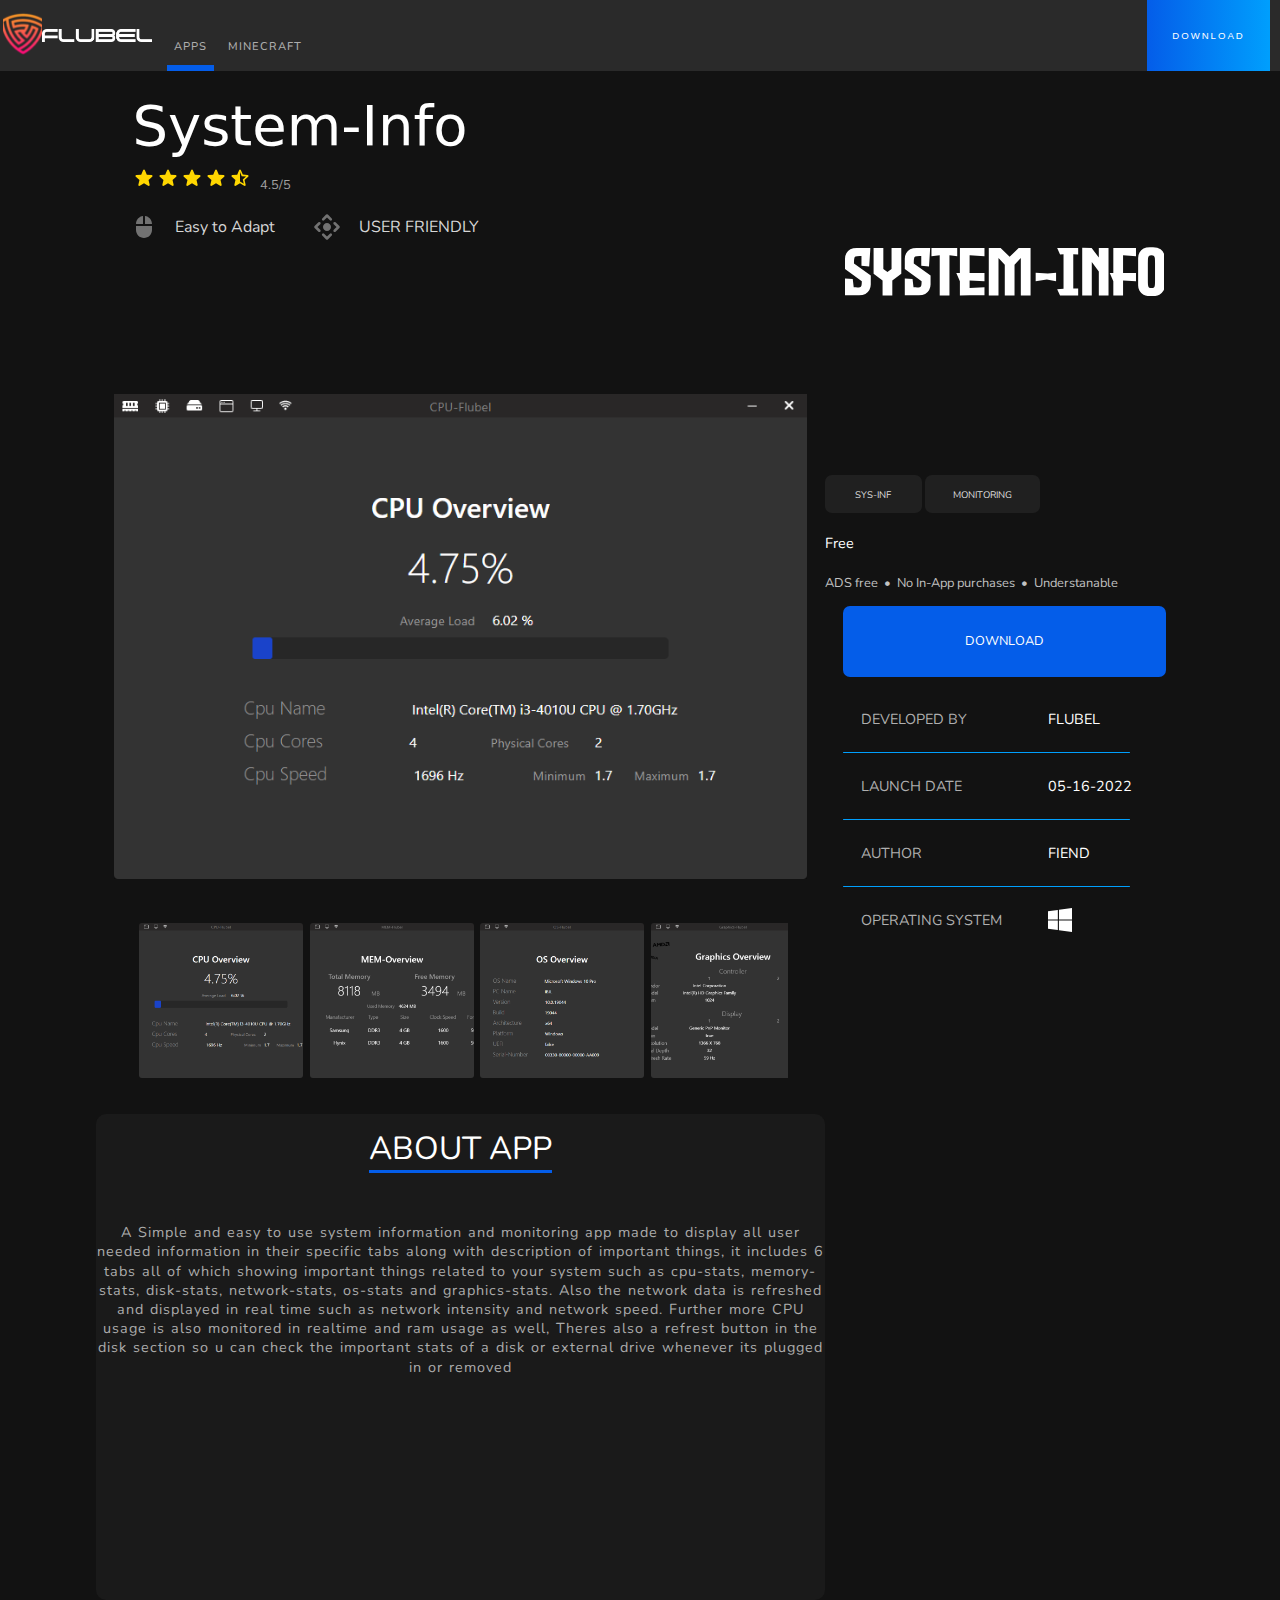
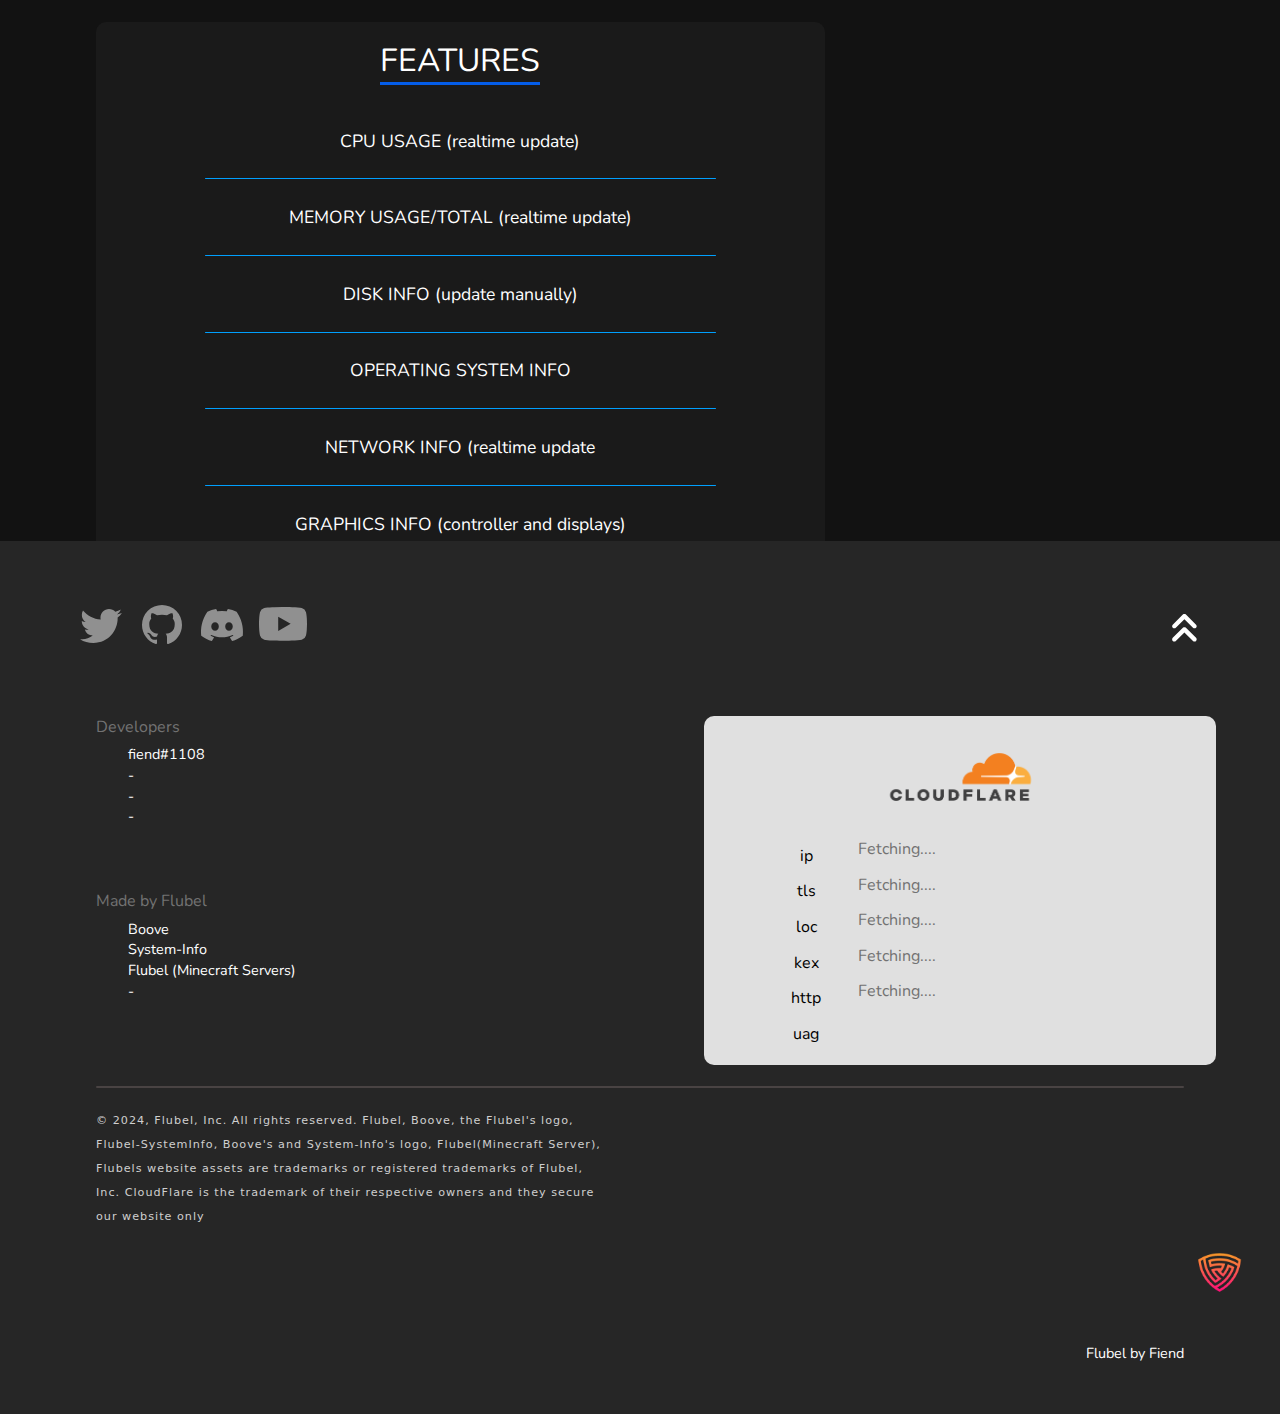
<file: system-info.html>
<!DOCTYPE html>
<html lang="en">
<head>
    <meta charset="UTF-8">
    <meta http-equiv="X-UA-Compatible" content="IE=edge">
    <link rel="preconnect" href="https://fonts.googleapis.com"><link rel="preconnect" href="https://fonts.gstatic.com" crossorigin><link href="https://fonts.googleapis.com/css2?family=Roboto+Condensed&display=swap" rel="stylesheet">
    <link rel="preconnect" href="https://fonts.googleapis.com"><link rel="preconnect" href="https://fonts.gstatic.com" crossorigin><link href="https://fonts.googleapis.com/css2?family=Nunito:wght@700&display=swap" rel="stylesheet">
    <meta name="viewport" content="width=device-width, initial-scale=1.0">
    <meta name="google-site-verification" content="U0i8FxtvcsYqmY0ImcQUJ04NV4XoEBGO1p8rRk3umUQ" />
    <link rel="preconnect" href="https://fonts.googleapis.com"><link rel="preconnect" href="https://fonts.gstatic.com" crossorigin><link href="https://fonts.googleapis.com/css2?family=Oswald:wght@600&display=swap" rel="stylesheet">
    <link rel="shortcut icon" href="./lrgclrrimg-removebg-preview-removebg-preview.png" type="image/x-icon">
    <link rel="stylesheet" href="index.css">
    <link rel="stylesheet" href="sysinf.css">
    <script defer src="./sysinf.js"></script>
    <title>Download Flubel-System-Info</title>
</head>
<body>
    <div id="navbar">
        <div id="mainlogo" onClick="parent.location='index.html'"></div><div id="maintxt" onClick="parent.location='index.html'"></div><div id="appsnav" onClick="parent.location='index.html'"><span id="ttlap">APPS</span><div id="btmbr"><div id="clrf"></div></div></div><div id="mcnav" onClick="parent.location='minecraftflubel.html'"><span id="ttlmc">MINECRAFT</span><div id="btmbr"><div id="clrfmc"></div></div></div>
        <div id="appdwnmbsi">
            <div id="nav-icon1">
                <span></span>
                <span></span>
                <span></span>
              </div>
        </div>
        <div id="appdwnld" dir="rtl"><div id="mdwnbtn" onclick="window.open('https://github.com/MrFiend179/Flubel-System-Info/releases/tag/v1.1')">DOWNLOAD</div><div id="contctus1" title="Contact Us">
            <lord-icon src="https://cdn.lordicon.com/enzmygww.json" trigger="click" colors="primary:#ffffff" style="width:2.5rem;height:2.5rem"></lord-icon></div></div>
    </div>
    </div>
    <div id="nvbroptonssi">
        <div id="mnvbroptmb" dir="ltr">
            <div id="tpnvbropt">
                <div id="appsbtn" onClick="parent.location='index.html'">APPS</div>
                <div id="mdbr"></div>
                <div id="mcbtn" onClick="parent.location='minecraftflubel.html'">MINECRAFT</div>
                <div id="mdbr"></div>
            </div>
            <div id="lwnvbropt">
                <div id="cmtsordc">
                    <div id="ourdcs">Flubel-System-Info</div>
                    <div id="mdbr1"></div>
                    <dic id="sprtfmbflb" onclick="window.open('https://discord.gg/Ga4pHSEcjK')">
                        <svg xmlns="http://www.w3.org/2000/svg" width="3rem" height="3rem" preserveAspectRatio="xMidYMid meet" viewBox="0 0 24 24"><path fill="white" d="M19.27 5.33C17.94 4.71 16.5 4.26 15 4a.09.09 0 0 0-.07.03c-.18.33-.39.76-.53 1.09a16.09 16.09 0 0 0-4.8 0c-.14-.34-.35-.76-.54-1.09c-.01-.02-.04-.03-.07-.03c-1.5.26-2.93.71-4.27 1.33c-.01 0-.02.01-.03.02c-2.72 4.07-3.47 8.03-3.1 11.95c0 .02.01.04.03.05c1.8 1.32 3.53 2.12 5.24 2.65c.03.01.06 0 .07-.02c.4-.55.76-1.13 1.07-1.74c.02-.04 0-.08-.04-.09c-.57-.22-1.11-.48-1.64-.78c-.04-.02-.04-.08-.01-.11c.11-.08.22-.17.33-.25c.02-.02.05-.02.07-.01c3.44 1.57 7.15 1.57 10.55 0c.02-.01.05-.01.07.01c.11.09.22.17.33.26c.04.03.04.09-.01.11c-.52.31-1.07.56-1.64.78c-.04.01-.05.06-.04.09c.32.61.68 1.19 1.07 1.74c.03.01.06.02.09.01c1.72-.53 3.45-1.33 5.25-2.65c.02-.01.03-.03.03-.05c.44-4.53-.73-8.46-3.1-11.95c-.01-.01-.02-.02-.04-.02zM8.52 14.91c-1.03 0-1.89-.95-1.89-2.12s.84-2.12 1.89-2.12c1.06 0 1.9.96 1.89 2.12c0 1.17-.84 2.12-1.89 2.12zm6.97 0c-1.03 0-1.89-.95-1.89-2.12s.84-2.12 1.89-2.12c1.06 0 1.9.96 1.89 2.12c0 1.17-.83 2.12-1.89 2.12z"/></svg>
                    </dic>
                </div>
                <div id="dwnbtnmfmbflb">DOWNLOAD AVAILABLE FOR PC ONLY</div>
            </div>
        </div>
    </div>
    <div id="mainappbdy">
        <div id="bvls">
            <div id="mainbvinf">
                <div id="mainbvttlfa">
                    <div id="mappnibttl">System-Info</div>
                </div>
                <div id="bvusrt">
                    <div id="usrrtstrs">
                        <svg xmlns="http://www.w3.org/2000/svg" width="1.5rem" height="1.5rem" preserveAspectRatio="xMidYMid meet" viewBox="0 0 24 24"><path fill="gold" d="m12 17.27l4.15 2.51c.76.46 1.69-.22 1.49-1.08l-1.1-4.72l3.67-3.18c.67-.58.31-1.68-.57-1.75l-4.83-.41l-1.89-4.46c-.34-.81-1.5-.81-1.84 0L9.19 8.63l-4.83.41c-.88.07-1.24 1.17-.57 1.75l3.67 3.18l-1.1 4.72c-.2.86.73 1.54 1.49 1.08l4.15-2.5z"/></svg>
                        <svg xmlns="http://www.w3.org/2000/svg" width="1.5rem" height="1.5rem" preserveAspectRatio="xMidYMid meet" viewBox="0 0 24 24"><path fill="gold" d="m12 17.27l4.15 2.51c.76.46 1.69-.22 1.49-1.08l-1.1-4.72l3.67-3.18c.67-.58.31-1.68-.57-1.75l-4.83-.41l-1.89-4.46c-.34-.81-1.5-.81-1.84 0L9.19 8.63l-4.83.41c-.88.07-1.24 1.17-.57 1.75l3.67 3.18l-1.1 4.72c-.2.86.73 1.54 1.49 1.08l4.15-2.5z"/></svg>
                        <svg xmlns="http://www.w3.org/2000/svg" width="1.5rem" height="1.5rem" preserveAspectRatio="xMidYMid meet" viewBox="0 0 24 24"><path fill="gold" d="m12 17.27l4.15 2.51c.76.46 1.69-.22 1.49-1.08l-1.1-4.72l3.67-3.18c.67-.58.31-1.68-.57-1.75l-4.83-.41l-1.89-4.46c-.34-.81-1.5-.81-1.84 0L9.19 8.63l-4.83.41c-.88.07-1.24 1.17-.57 1.75l3.67 3.18l-1.1 4.72c-.2.86.73 1.54 1.49 1.08l4.15-2.5z"/></svg>
                        <svg xmlns="http://www.w3.org/2000/svg" width="1.5rem" height="1.5rem" preserveAspectRatio="xMidYMid meet" viewBox="0 0 24 24"><path fill="gold" d="m12 17.27l4.15 2.51c.76.46 1.69-.22 1.49-1.08l-1.1-4.72l3.67-3.18c.67-.58.31-1.68-.57-1.75l-4.83-.41l-1.89-4.46c-.34-.81-1.5-.81-1.84 0L9.19 8.63l-4.83.41c-.88.07-1.24 1.17-.57 1.75l3.67 3.18l-1.1 4.72c-.2.86.73 1.54 1.49 1.08l4.15-2.5z"/></svg>
                        <svg xmlns="http://www.w3.org/2000/svg" width="1.5rem" height="1.5rem" preserveAspectRatio="xMidYMid meet" viewBox="0 0 24 24"><path fill="gold" d="m19.65 9.04l-4.84-.42l-1.89-4.45c-.34-.81-1.5-.81-1.84 0L9.19 8.63l-4.83.41c-.88.07-1.24 1.17-.57 1.75l3.67 3.18l-1.1 4.72c-.2.86.73 1.54 1.49 1.08l4.15-2.5l4.15 2.51c.76.46 1.69-.22 1.49-1.08l-1.1-4.73l3.67-3.18c.67-.58.32-1.68-.56-1.75zM12 15.4V6.1l1.71 4.04l4.38.38l-3.32 2.88l1 4.28L12 15.4z"/></svg>
                    </div>
                    <div id="usrrtninnum">4.5/5</div>
                </div>
                <div id="allusact">
                    <div id="icncwn">
                        <svg xmlns="http://www.w3.org/2000/svg" width="1.5rem" height="1.5rem" preserveAspectRatio="xMidYMid meet" viewBox="0 0 24 24"><path fill="#727272" d="M13 1.07V9h7c0-4.08-3.05-7.44-7-7.93zM4 15c0 4.42 3.58 8 8 8s8-3.58 8-8v-4H4v4zm7-13.93C7.05 1.56 4 4.92 4 9h7V1.07z"/></svg>
                        Easy to Adapt
                    </div>
                    <div id="icncwn1">
                        <svg xmlns="http://www.w3.org/2000/svg" width="2rem" height="2rem" preserveAspectRatio="xMidYMid meet" viewBox="0 0 24 24"><path fill="#727272" d="M12 15q-1.25 0-2.125-.875T9 12q0-1.25.875-2.125T12 9q1.25 0 2.125.875T15 12q0 1.25-.875 2.125T12 15Zm0 4.15l2.15-2.125q.3-.275.7-.275q.4 0 .7.3q.275.275.275.7q0 .425-.275.7L12.7 21.3q-.3.3-.7.3q-.4 0-.7-.3l-2.85-2.85q-.275-.275-.287-.687q-.013-.413.287-.713q.275-.275.687-.275q.413 0 .713.275ZM4.85 12l2.125 2.15q.275.3.275.7q0 .4-.3.7q-.275.275-.7.275q-.425 0-.7-.275L2.7 12.7q-.3-.3-.3-.7q0-.4.3-.7l2.85-2.85q.275-.275.688-.288q.412-.012.712.288q.275.275.275.687q0 .413-.275.713ZM12 4.85L9.85 6.975q-.3.275-.7.275q-.4 0-.7-.3q-.275-.275-.275-.7q0-.425.275-.7L11.3 2.7q.3-.3.7-.3q.4 0 .7.3l2.85 2.85q.275.275.288.687q.012.413-.288.713q-.275.275-.687.275q-.413 0-.713-.275ZM19.15 12l-2.125-2.15q-.275-.3-.275-.7q0-.4.3-.7q.275-.275.7-.275q.425 0 .7.275l2.85 2.85q.3.3.3.7q0 .4-.3.7l-2.85 2.85q-.275.275-.687.287q-.413.013-.713-.287q-.275-.275-.275-.687q0-.413.275-.713Z"/></svg>
                        USER FRIENDLY
                    </div>
                    
                </div>
            </div>
            <div id="appimgsfbv">
                <div id="bgbvimg">
                    <div id="rlbvimg"></div>
                </div>
                <div id="lsbvimg">
                    <div id="mapbvimgs1"></div>
                    <div id="mapbvimgs2"></div>
                    <div id="mapbvimgs3"></div>
                    <div id="mapbvimgs4"></div>
                    <div id="mapbvimgs5"></div>
                    <div id="mapbvimgs6"></div>
                </div>
            </div>
            <div id="abutappbv">
                <div id="abtbvappttl">
                    <div id="abtappmttl">ABOUT APP</div>
                </div>
                <div id="abtappbvdescm">
                    <div id="mbvabtprgh">A Simple and easy to use system information and monitoring app made to display all user needed information in their specific tabs along with description of important things, it includes 6 tabs all of which showing important things related to your system such as cpu-stats, memory-stats, disk-stats, network-stats, os-stats and graphics-stats. Also the network data is refreshed and displayed in real time such as network intensity and network speed. Further more CPU usage is also monitored in realtime and ram usage as well, Theres also a refrest button in the disk section so u can check the important stats of a disk or external drive whenever its plugged in or removed</div>
                </div>
            </div>
            <div id="mftsofappbv">
                <div id="abtbvappttl">
                    <div id="abtappmttl">FEATURES</div>
                </div>
                <div id="dfbmcdcftbv">
                    <div>CPU USAGE (realtime update)</div>
                    <span id="dfbrfsysinfbvf"></span>
                    <div>MEMORY USAGE/TOTAL (realtime update)</div>
                    <span id="dfbrfsysinfbvf"></span>
                    <div>DISK INFO (update manually)</div>
                    <span id="dfbrfsysinfbvf"></span>
                    <div>OPERATING SYSTEM INFO</div>
                    <span id="dfbrfsysinfbvf"></span>
                    <div>NETWORK INFO (realtime update</div>
                    <span id="dfbrfsysinfbvf"></span>
                    <div>GRAPHICS INFO (controller and displays)</div>
                </div>
            </div>
            <div id="optsysreq">
                <div id="abtbvappttl">
                    <div id="abtappmttl">SPECIFICATIONS</div>
                </div>                
                <div id="mormspecbv">
                    <div id="mmbvsysrq">
                        <div id="mmsysrqttl">Minimum</div>
                        <div id="mmrqdescalbv">
                            <div id="rlmmsysrqfbv"> 
                                <div id="bvdvb">
                                    <div id="bdvttl1">CPU</div>
                                    <div id="bsvans1">Intel Core 2 DUO</div>
                                </div>
                                <div id="mdln"></div>
                                <div id="bvlnd">
                                    <div id="bdvttl1">RAM</div>
                                    <div id="bsvans1">2 GB</div>
                                </div>
                                <div id="mdln"></div>
                                <div id="bvos">
                                    <div id="bdvttl1">OS</div>
                                    <div id="bsvans1">Windows 7 and up</div>
                                </div>
                                <div id="mdln"></div>
                                <div id="bvos">
                                    <div id="bdvttl1">OS Arch</div>
                                    <div id="bsvans1">x64 and x86</div>
                                </div>
                            </div>
                        </div>
                    </div>
                    <div id="mxbvsysrq">
                        <div id="mmsysrqttl">Recommended</div>
                        <div id="mmrqdescalbv">
                            <div id="rlmmsysrqfbv"> 
                                <div id="bvdvb">
                                    <div id="bdvttl1">CPU</div>
                                    <div id="bsvans1">Intel Core i3-3210, AMD A8-7600 APU</div>
                                </div>
                                <div id="mdln"></div>
                                <div id="bvlnd">
                                    <div id="bdvttl1">RAM</div>
                                    <div id="bsvans1">4 GB</div>
                                </div>
                                <div id="mdln"></div>
                                <div id="bvos">
                                    <div id="bdvttl1">OS</div>
                                    <div id="bsvans1">Windows 10</div>
                                </div>
                                <div id="mdln"></div>
                                <div id="bvos">
                                    <div id="bdvttl1">OS Arch</div>
                                    <div id="bsvans1">x64 and x86</div>
                                </div>
                            </div>
                        </div>
                    </div>
                </div>
            </div>
        </div>
        <div id="bvrs">
            <div id="mappimgttl">
                <div id="actbvimg"></div>
            </div>
            <div id="mainappgenre">
                <div id="botpnl">SYS-INF</div><div id="botpnlm">MONITORING</div>
            </div>
            <div id="fomn">Free</div>
            <div id="appchk">ADS free &nbsp;•&nbsp; No In-App purchases &nbsp;•&nbsp; Understanable</div>
            <div id="mbdwnwbtn">
                <div id="relbvdbtn" onclick="parent.location='sysinf-download.html'">DOWNLOAD</div>
            </div>
            <div id="mainlgs">
                <div id="bvdvb">
                    <div id="bdvttl">DEVELOPED BY</div>
                    <div id="bsvans">FLUBEL</div>
                </div>
                <div id="mdln"></div>
                <div id="bvlnd">
                    <div id="bdvttl">LAUNCH DATE</div>
                    <div id="bsvans">05-16-2022</div>
                </div>
                <div id="mdln"></div>
                <div id="bvos">
                    <div id="bdvttl">AUTHOR</div>
                    <div id="bsvans">FIEND</div>
                </div>
                <div id="mdln"></div>
                <div id="bvos">
                    <div id="bdvttl">OPERATING SYSTEM</div>
                    <div id="bsvans" ><svg xmlns="http://www.w3.org/2000/svg" width="1.5rem" height="1.5rem" preserveAspectRatio="xMidYMid meet" viewBox="0 0 16 16"><path fill="white" d="M6.555 1.375L0 2.237v5.45h6.555V1.375zM0 13.795l6.555.933V8.313H0v5.482zm7.278-5.4l.026 6.378L16 16V8.395H7.278zM16 0L7.33 1.244v6.414H16V0z"/></svg></div>
                </div>
            </div>
        </div>
    </div>
    <div id="mappbdyfmb">
        <dic id="mappttlfmb">System-Info</dic>
        <div id="tpimgmb">
            <div id="rbvallmpimgfmb"></div>
        </div>
        <div id="mappgnremb">
            <div id="botpnl">SYS-INF</div><div id="botpnlm">MONITORING</div>
        </div>
        <div id="appprcfbcfmb">FREE</div>
        <div id="mabtnfbvmb">
            <div id="mbdwnwbtn1">
                <div id="relbvdbtn1" onclick="parent.location='sysinf-download.html'">DOWNLOAD</div>
            </div>
        </div>
        <div id="mbappfbvtgs">
            <div id="appchk1">ADS free &nbsp;•&nbsp; No In-App purchases &nbsp;•&nbsp; Easy to Use</div>
        </div>
        <div id="abtappintfbvmb">
            <div id="bvdvbmb">
                <div id="bdvttlmb">DEVELOPED BY</div>
                <div id="bsvansmb">FLUBEL</div>
            </div>
            <div id="mdlnmb"></div>
            <div id="bvlndmb">
                <div id="bdvttlmb">LAUNCH DATE</div>
                <div id="bsvansmb">05-16-2022</div>
            </div>
            <div id="mdlnmb"></div>
            <div id="bvosmb">
                <div id="bdvttlmb">AUTHOR</div>
                <div id="bsvansmb">FIEND</div>
            </div>
            <div id="mdlnmb"></div>
            <div id="bvosmb">
                <div id="bdvttlmb">PUBLISHER</div>
                <div id="bsvansmb">FLUBEL</div>
            </div>
            <div id="mdlnmb"></div>
            <div id="bvosmb">
                <div id="bdvttlmb">OPERATING SYSTEM</div>
                <div id="bsvansmb" ><svg xmlns="http://www.w3.org/2000/svg" width="1.5rem" height="1.5rem" preserveAspectRatio="xMidYMid meet" viewBox="0 0 16 16"><path fill="white" d="M6.555 1.375L0 2.237v5.45h6.555V1.375zM0 13.795l6.555.933V8.313H0v5.482zm7.278-5.4l.026 6.378L16 16V8.395H7.278zM16 0L7.33 1.244v6.414H16V0z"/></svg></div>
            </div>
        </div>
        <div id="ussrrtstrsmb">
            <svg xmlns="http://www.w3.org/2000/svg" width="2rem" height="2rem" preserveAspectRatio="xMidYMid meet" viewBox="0 0 24 24"><path fill="gold" d="m12 17.27l4.15 2.51c.76.46 1.69-.22 1.49-1.08l-1.1-4.72l3.67-3.18c.67-.58.31-1.68-.57-1.75l-4.83-.41l-1.89-4.46c-.34-.81-1.5-.81-1.84 0L9.19 8.63l-4.83.41c-.88.07-1.24 1.17-.57 1.75l3.67 3.18l-1.1 4.72c-.2.86.73 1.54 1.49 1.08l4.15-2.5z"/></svg>
            <svg xmlns="http://www.w3.org/2000/svg" width="2rem" height="2rem" preserveAspectRatio="xMidYMid meet" viewBox="0 0 24 24"><path fill="gold" d="m12 17.27l4.15 2.51c.76.46 1.69-.22 1.49-1.08l-1.1-4.72l3.67-3.18c.67-.58.31-1.68-.57-1.75l-4.83-.41l-1.89-4.46c-.34-.81-1.5-.81-1.84 0L9.19 8.63l-4.83.41c-.88.07-1.24 1.17-.57 1.75l3.67 3.18l-1.1 4.72c-.2.86.73 1.54 1.49 1.08l4.15-2.5z"/></svg>
            <svg xmlns="http://www.w3.org/2000/svg" width="2rem" height="2rem" preserveAspectRatio="xMidYMid meet" viewBox="0 0 24 24"><path fill="gold" d="m12 17.27l4.15 2.51c.76.46 1.69-.22 1.49-1.08l-1.1-4.72l3.67-3.18c.67-.58.31-1.68-.57-1.75l-4.83-.41l-1.89-4.46c-.34-.81-1.5-.81-1.84 0L9.19 8.63l-4.83.41c-.88.07-1.24 1.17-.57 1.75l3.67 3.18l-1.1 4.72c-.2.86.73 1.54 1.49 1.08l4.15-2.5z"/></svg>
            <svg xmlns="http://www.w3.org/2000/svg" width="2rem" height="2rem" preserveAspectRatio="xMidYMid meet" viewBox="0 0 24 24"><path fill="gold" d="m12 17.27l4.15 2.51c.76.46 1.69-.22 1.49-1.08l-1.1-4.72l3.67-3.18c.67-.58.31-1.68-.57-1.75l-4.83-.41l-1.89-4.46c-.34-.81-1.5-.81-1.84 0L9.19 8.63l-4.83.41c-.88.07-1.24 1.17-.57 1.75l3.67 3.18l-1.1 4.72c-.2.86.73 1.54 1.49 1.08l4.15-2.5z"/></svg>
            <svg xmlns="http://www.w3.org/2000/svg" width="2rem" height="2rem" preserveAspectRatio="xMidYMid meet" viewBox="0 0 24 24"><path fill="gold" d="m19.65 9.04l-4.84-.42l-1.89-4.45c-.34-.81-1.5-.81-1.84 0L9.19 8.63l-4.83.41c-.88.07-1.24 1.17-.57 1.75l3.67 3.18l-1.1 4.72c-.2.86.73 1.54 1.49 1.08l4.15-2.5l4.15 2.51c.76.46 1.69-.22 1.49-1.08l-1.1-4.73l3.67-3.18c.67-.58.32-1.68-.56-1.75zM12 15.4V6.1l1.71 4.04l4.38.38l-3.32 2.88l1 4.28L12 15.4z"/></svg>
            &nbsp;4.5/5
        </div>
        <div id="mappbvimgfmb">
            <div id="mbmappimgbv">
                <div id="actimgbfmb"></div>
            </div>
            <div id="mbmappimgbvsm">
                <div id="mapbvimgs1mb"></div>
                <div id="mapbvimgs2mb"></div>
                <div id="mapbvimgs3mb"></div>
                <div id="mapbvimgs4mb"></div>
                <div id="mapbvimgs5mb"></div>
                <div id="mapbvimgs6mb"></div>
            </div>
        </div>
        <div id="amtofpcfbvmb">
            <div id="smcr1fbvmb"></div>
            <div id="smcr2fbvmb"></div>
            <div id="smcr3fbvmb"></div>
            <div id="smcr4fbvmb"></div>
            <div id="smcr5fbvmb"></div>
            <div id="smcr6fbvmb"></div>
        </div>
        <div id="abtappbvfmb" class="logo hidden1">
            <div id="abtappttlbvfmb">
                <div id="mttlfabtappbvfmb">ABOUT APP</div>
            </div>
            <div id="mdescabtappfbvfmb">A Simple and easy to use system information and monitoring app made to display all user needed information in their specific tabs along with description of important things, it includes 6 tabs all of which showing important things related to your system such as cpu-stats, memory-stats, disk-stats, network-stats, os-stats and graphics-stats. Also the network data is refreshed and displayed in real time such as network intensity and network speed. Further more CPU usage is also monitored in realtime and ram usage as well, Theres also a refrest button in the disk section so u can check the important stats of a disk or external drive whenever its plugged in or removed</div>
        </div>
        <div id="abtappbvfmb1" class="logo hidden1">
            <div id="abtappttlbvfmb1">
                <div id="mttlfabtappbvfmb1">FEATURES</div>
            </div>
            <div id="dfbmcdcftbv">
                <div>CPU USAGE <br>(realtime update)</div>
                <span id="dfbrfsysinfbvf"></span>
                <div>MEMORY USAGE/TOTAL <br>(realtime update)</div>
                <span id="dfbrfsysinfbvf"></span>
                <div>DISK INFO <br>(update manually)</div>
                <span id="dfbrfsysinfbvf"></span>
                <div>OPERATING SYSTEM INFO</div>
                <span id="dfbrfsysinfbvf"></span>
                <div>NETWORK INFO <br>(realtime update</div>
                <span id="dfbrfsysinfbvf"></span>
                <div>GRAPHICS INFO <br> (controller and displays)</div>
            </div>
        </div>
        <div id="spcfappbvfmb" class="logo hidden1" onclick="window.open('https://github.com/MrFiend179')">
            <div id="gthbttl">
                <div id="gtstsicnmb">
                    <svg xmlns="http://www.w3.org/2000/svg" width="1.7rem" height="1.7rem" preserveAspectRatio="xMidYMid meet" viewBox="0 0 24 24"><path fill="white" d="M12 2A10 10 0 0 0 2 12c0 4.42 2.87 8.17 6.84 9.5c.5.08.66-.23.66-.5v-1.69c-2.77.6-3.36-1.34-3.36-1.34c-.46-1.16-1.11-1.47-1.11-1.47c-.91-.62.07-.6.07-.6c1 .07 1.53 1.03 1.53 1.03c.87 1.52 2.34 1.07 2.91.83c.09-.65.35-1.09.63-1.34c-2.22-.25-4.55-1.11-4.55-4.92c0-1.11.38-2 1.03-2.71c-.1-.25-.45-1.29.1-2.64c0 0 .84-.27 2.75 1.02c.79-.22 1.65-.33 2.5-.33c.85 0 1.71.11 2.5.33c1.91-1.29 2.75-1.02 2.75-1.02c.55 1.35.2 2.39.1 2.64c.65.71 1.03 1.6 1.03 2.71c0 3.82-2.34 4.66-4.57 4.91c.36.31.69.92.69 1.85V21c0 .27.16.59.67.5C19.14 20.16 22 16.42 22 12A10 10 0 0 0 12 2Z"/></svg>
                </div>
                <div id="mttlgthbnicfmb">GitHub Stats</div>
            </div>
            <dic id="gthubstsfubvls">
                <dic id="gthubstsfubvrs1">
                    <div id="lsgtstsbvmrf">
                        <div>code-size</div>
                        <div>forks</div>
                        <div>issues</div>
                        <div>watchers</div>
                        <div>language</div>
                    </div>
                    <div id="rsgtstsbvmrf">
                        <div id="strsgt">null</div>
                        <div id="autsgt">null</div>
                        <div id="rpnsgt">null</div>
                        <div id="wtcsgt">null</div>
                        <div id="lngsgt">null</div>
                    </div>
                </dic>
                <dic id="gthubstsfubvrs2">
                    <div id="gthbpfpfbvmr"></div>
                    <div id="usrttlofbv">null</div>
                </dic>
            </dic>
        </div>
        <div id="sysrgfbvfmb" class="logo hidden1">
            <div id="abtappttlbvfmb1">
                <div id="mttlfabtappbvfmb1">SPECIFICATIONS</div>
            </div>                
            <div id="mormspecbv1">
                <div id="mmbvsysrq1">
                    <div id="mmsysrqttl">Minimum</div>
                    <div id="mmrqdescalbv">
                        <div id="rlmmsysrqfbv"> 
                            <div id="bvdvb">
                                <div id="bdvttl1">CPU</div>
                                <div id="bsvans1">intel Core 2 DUO</div>
                            </div>
                            <div id="mdln"></div>
                            <div id="bvlnd">
                                <div id="bdvttl1">RAM</div>
                                <div id="bsvans1">2 GB</div>
                            </div>
                            <div id="mdln"></div>
                            <div id="bvos">
                                <div id="bdvttl1">OS</div>
                                <div id="bsvans1">Windows 7 and up</div>
                            </div>
                        </div>
                    </div>
                </div>
                <div id="mxbvsysrq1">
                    <div id="mmsysrqttl">Recommended</div>
                    <div id="mmrqdescalbv">
                        <div id="rlmmsysrqfbv"> 
                            <div id="bvdvb">
                                <div id="bdvttl1">CPU</div>
                                <div id="bsvans1">Intel Core i3-3210, AMD A8-7600 APU</div>
                            </div>
                            <div id="mdln"></div>
                            <div id="bvlnd">
                                <div id="bdvttl1">RAM</div>
                                <div id="bsvans1">4 GB</div>
                            </div>
                            <div id="mdln"></div>
                            <div id="bvos">
                                <div id="bdvttl1">OS</div>
                                <div id="bsvans1">Windows 10</div>
                            </div>
                            
                        </div>
                    </div>
                </div>
            </div>
        </div>
    </div>
    <div id="footer" >
        <div id="tpsocial">
            <div id="scicns">
                <div id="micns">
                    <div id="twtsc" title="Twitter" onclick="window.open('https://twitter.com/Flubel_')">
                        <svg id="hvrscef" xmlns="http://www.w3.org/2000/svg" width="3rem" height="3rem" preserveAspectRatio="xMidYMid meet" viewBox="0 0 24 24" fill="#909090"><path  d="M22.46 6c-.77.35-1.6.58-2.46.69c.88-.53 1.56-1.37 1.88-2.38c-.83.5-1.75.85-2.72 1.05C18.37 4.5 17.26 4 16 4c-2.35 0-4.27 1.92-4.27 4.29c0 .34.04.67.11.98C8.28 9.09 5.11 7.38 3 4.79c-.37.63-.58 1.37-.58 2.15c0 1.49.75 2.81 1.91 3.56c-.71 0-1.37-.2-1.95-.5v.03c0 2.08 1.48 3.82 3.44 4.21a4.22 4.22 0 0 1-1.93.07a4.28 4.28 0 0 0 4 2.98a8.521 8.521 0 0 1-5.33 1.84c-.34 0-.68-.02-1.02-.06C3.44 20.29 5.7 21 8.12 21C16 21 20.33 14.46 20.33 8.79c0-.19 0-.37-.01-.56c.84-.6 1.56-1.36 2.14-2.23Z"/></svg>
                    </div>
                    <div id="gthsc" title="GitHub" onclick="window.open('https://github.com/MrFiend179')">
                        <svg id="hvrscef" xmlns="http://www.w3.org/2000/svg" width="3rem" height="3rem" preserveAspectRatio="xMidYMid meet" viewBox="0 0 24 24" fill="#909090"><path  d="M12 2A10 10 0 0 0 2 12c0 4.42 2.87 8.17 6.84 9.5c.5.08.66-.23.66-.5v-1.69c-2.77.6-3.36-1.34-3.36-1.34c-.46-1.16-1.11-1.47-1.11-1.47c-.91-.62.07-.6.07-.6c1 .07 1.53 1.03 1.53 1.03c.87 1.52 2.34 1.07 2.91.83c.09-.65.35-1.09.63-1.34c-2.22-.25-4.55-1.11-4.55-4.92c0-1.11.38-2 1.03-2.71c-.1-.25-.45-1.29.1-2.64c0 0 .84-.27 2.75 1.02c.79-.22 1.65-.33 2.5-.33c.85 0 1.71.11 2.5.33c1.91-1.29 2.75-1.02 2.75-1.02c.55 1.35.2 2.39.1 2.64c.65.71 1.03 1.6 1.03 2.71c0 3.82-2.34 4.66-4.57 4.91c.36.31.69.92.69 1.85V21c0 .27.16.59.67.5C19.14 20.16 22 16.42 22 12A10 10 0 0 0 12 2Z"/></svg>
                    </div>
                    <div id="discsc" title="Discord" onclick="window.open('https://discord.gg/Ga4pHSEcjK')">
                        <svg id="hvrscef" xmlns="http://www.w3.org/2000/svg" width="3rem" height="3rem" preserveAspectRatio="xMidYMid meet" viewBox="0 0 24 24" fill="#909090"><path  d="M19.27 5.33C17.94 4.71 16.5 4.26 15 4a.09.09 0 0 0-.07.03c-.18.33-.39.76-.53 1.09a16.09 16.09 0 0 0-4.8 0c-.14-.34-.35-.76-.54-1.09c-.01-.02-.04-.03-.07-.03c-1.5.26-2.93.71-4.27 1.33c-.01 0-.02.01-.03.02c-2.72 4.07-3.47 8.03-3.1 11.95c0 .02.01.04.03.05c1.8 1.32 3.53 2.12 5.24 2.65c.03.01.06 0 .07-.02c.4-.55.76-1.13 1.07-1.74c.02-.04 0-.08-.04-.09c-.57-.22-1.11-.48-1.64-.78c-.04-.02-.04-.08-.01-.11c.11-.08.22-.17.33-.25c.02-.02.05-.02.07-.01c3.44 1.57 7.15 1.57 10.55 0c.02-.01.05-.01.07.01c.11.09.22.17.33.26c.04.03.04.09-.01.11c-.52.31-1.07.56-1.64.78c-.04.01-.05.06-.04.09c.32.61.68 1.19 1.07 1.74c.03.01.06.02.09.01c1.72-.53 3.45-1.33 5.25-2.65c.02-.01.03-.03.03-.05c.44-4.53-.73-8.46-3.1-11.95c-.01-.01-.02-.02-.04-.02zM8.52 14.91c-1.03 0-1.89-.95-1.89-2.12s.84-2.12 1.89-2.12c1.06 0 1.9.96 1.89 2.12c0 1.17-.84 2.12-1.89 2.12zm6.97 0c-1.03 0-1.89-.95-1.89-2.12s.84-2.12 1.89-2.12c1.06 0 1.9.96 1.89 2.12c0 1.17-.83 2.12-1.89 2.12z"/></svg>
                    </div>
                    <div id="ytsc" title="Youtube" onclick="window.open('https://www.youtube.com/channel/UCha9zIeWFX58QASlKFW3CwQ')">
                        <svg id="hvrscef" xmlns="http://www.w3.org/2000/svg" width="3rem" height="3rem" preserveAspectRatio="xMidYMid meet" viewBox="0 0 16 16" fill="#909090"><path d="M8.051 1.999h.089c.822.003 4.987.033 6.11.335a2.01 2.01 0 0 1 1.415 1.42c.101.38.172.883.22 1.402l.01.104l.022.26l.008.104c.065.914.073 1.77.074 1.957v.075c-.001.194-.01 1.108-.082 2.06l-.008.105l-.009.104c-.05.572-.124 1.14-.235 1.558a2.007 2.007 0 0 1-1.415 1.42c-1.16.312-5.569.334-6.18.335h-.142c-.309 0-1.587-.006-2.927-.052l-.17-.006l-.087-.004l-.171-.007l-.171-.007c-1.11-.049-2.167-.128-2.654-.26a2.007 2.007 0 0 1-1.415-1.419c-.111-.417-.185-.986-.235-1.558L.09 9.82l-.008-.104A31.4 31.4 0 0 1 0 7.68v-.123c.002-.215.01-.958.064-1.778l.007-.103l.003-.052l.008-.104l.022-.26l.01-.104c.048-.519.119-1.023.22-1.402a2.007 2.007 0 0 1 1.415-1.42c.487-.13 1.544-.21 2.654-.26l.17-.007l.172-.006l.086-.003l.171-.007A99.788 99.788 0 0 1 7.858 2h.193zM6.4 5.209v4.818l4.157-2.408L6.4 5.209z"/></svg>
                    </div>
                </div>
            </div>
            <div id="rlfstt" dir="rtl">
                <div id="stt"><svg id="mstupbtn" xmlns="http://www.w3.org/2000/svg" width="3.3rem" height="3.3rem" preserveAspectRatio="xMidYMid meet" viewBox="0 0 24 24" fill="white"><path d="M6.7 11.7q-.275-.275-.275-.7q0-.425.275-.7l4.6-4.6q.15-.15.325-.212q.175-.063.375-.063t.375.063q.175.062.325.212l4.6 4.6q.275.275.287.687q.013.413-.287.713q-.275.275-.7.275q-.425 0-.7-.275L12 7.825L8.1 11.7q-.275.275-.688.288Q7 12 6.7 11.7Zm0 6q-.275-.275-.275-.7q0-.425.275-.7l4.6-4.6q.15-.15.325-.213q.175-.062.375-.062t.375.062q.175.063.325.213l4.6 4.6q.275.275.287.687q.013.413-.287.713q-.275.275-.7.275q-.425 0-.7-.275L12 13.825L8.1 17.7q-.275.275-.688.288Q7 18 6.7 17.7Z"/></svg></div>
            </div>
        </div>
        <div id="mbfuicf">
            <div id="mbflb">
                <div id="abflb">
                    <div id="odt">
                        <div id="ttlodt">Developers</div>
                        <div id="descodt">fiend#1108 <br> - <br> - <br>-</div>
                    </div>
                    <div id="mbflbttl">
                        <div id="ttlodt">Made by Flubel</div>
                        <div id="descodt">Boove <br> System-Info <br> Flubel (Minecraft Servers) <br>-</div>
                    </div>
                </div>
            </div>
            <div id="cldfui">
                <div id="mbxcldfi">
                    <div id="cldflg">
                        <lord-icon title="Protected by CloudFlare" src="https://cdn.lordicon.com/eaawyrxp.json"trigger="loop"delay="500"colors="primary:#242424,secondary:#545454"stroke="100"style="width:3rem;height:3rem"></lord-icon>

                    </div>
                    <div id="audclf">
                        <div id="uinfclf1">
                            <div id="ttl1" dir="rtl">ip</div>
                            <div id="ttl1dsc">Fetching....</div>
                        </div>
                        <div id="uinfclf2">
                            <div id="ttl1" dir="rtl">tls</div>
                            <div id="ttl2dsc">Fetching....</div>
                        </div>
                        <div id="uinfclf3">
                            <div id="ttl1" dir="rtl">loc</div>
                            <div id="ttl3dsc">Fetching....</div>
                        </div>
                        <div id="uinfclf4">
                            <div id="ttl1" dir="rtl">kex</div>
                            <div id="ttl4dsc">Fetching....</div>
                        </div>
                        <div id="uinfclf5">
                            <div id="ttl1" dir="rtl">http</div>
                            <div id="ttl5dsc">Fetching....</div>
                        </div>
                        <div id="uinfclf6">
                            <div id="ttl1" dir="rtl">uag</div>
                            <marquee id="ttl6dsc"></marquee>
                        </div>
                    </div>
                </div>
            </div>
        </div>
        <div id="cmtbrft">
            <div id="tsptbr"></div>
        </div>
        <div id="bttocro">
            <div id="lsbttorl">
                <div id="mtocflb">© 2024, Flubel, Inc. All rights reserved. Flubel, Boove, the Flubel's logo, Flubel-SystemInfo, Boove's and System-Info's logo, Flubel(Minecraft Server), Flubels website assets are trademarks or registered trademarks of Flubel, Inc. CloudFlare is the trademark of their respective owners and they secure our website only</div>
            </div>
            <div id="rsbttorl">
                <div id="fbf" dir="rtl">
                    <div id="fbfttl">Flubel by Fiend</div>
                </div>
                <div id="trdmlgflb"></div>
                <div id="fbfttlmb" class="ofmb">Flubel by Fiend</div>
            </div>
        </div>
    </div>
    <script src="https://cdn.lordicon.com/fudrjiwc.js"></script>
    <script src="https://cdnjs.cloudflare.com/ajax/libs/jquery/2.2.4/jquery.min.js"></script>
    <script>
        $.get('https://www.cloudflare.com/cdn-cgi/trace', function(data) {
            data = data.trim().split('\n').reduce(function(obj, pair) {
            pair = pair.split('=');
            return obj[pair[0]] = pair[1], obj;
        }, {});
            console.log(data);
            document.getElementById('ttl1dsc').innerText = data.ip
            document.getElementById('ttl2dsc').innerText = data.tls
            document.getElementById('ttl3dsc').innerText = data.loc
            document.getElementById('ttl4dsc').innerText = data.kex
            document.getElementById('ttl5dsc').innerText = data.http
            document.getElementById('ttl6dsc').innerText = data.uag
        });
        $.get("https://api.github.com/users/MrFiend179/repos",function(data){
            console.log(data[3])
            document.getElementById('strsgt').innerText = `${data[3].size} KB`
            document.getElementById('strsgt').style.fontSize = '.9rem'
            document.getElementById('autsgt').innerText = data[3].forks
            document.getElementById('rpnsgt').innerText = data[3].open_issues
            document.getElementById('wtcsgt').innerText = data[3].watchers
            document.getElementById('lngsgt').innerText = data[3].language
            document.getElementById('lngsgt').style.fontSize = '.9rem'
            document.getElementById('usrttlofbv').innerText = data[3].owner.login
           
        })
        $(document).ready(function(){
	        $('#nav-icon1').click(function(){
		        $(this).toggleClass('open');
	        });
        });
    </script>
</body>
</html>
</file>
<file: boove-download.css>
*{
    margin: 0;
    user-select: none;
    font-family: 'Nunito', sans-serif;
}
#dwnldbtnbg{
    width: 100vw;
    height: 100vh;
}
#dwnld{
    color: white;
    width: 100%;
    height: 18%;
    display: flex;
    justify-content: center;
    align-items: flex-end;
    font-family: 'Roboto Condensed', sans-serif;
    font-size: 4.3rem;
    font-weight: 700;
}
#lsdwnlb32{
    width: 100%;
    height: 82%;
    display: flex;
}
#rsdwnld32,#rsdwnld64{
    width: 50%;
    height: 100%;
    display: flex;
    align-items: center;
    justify-content: center;
}
#insdpnll,#insdpnlr{
    background-color: #1a1a1a;
    width: 35vw;
    height: 80%;
    border-radius: 15px;
    transition: all .3s ease;
}
#dwnldsrvsbtm{
    width: 100%;
    height: 85%;
}
#insdpnlr:hover,#insdpnll:hover{
    box-shadow: 1px 0px 10px white;
}
#srvr1hdng{
    width: 100%;
    height: 15%;
    display: flex;
    justify-content: center;
    align-items: flex-end;
    font-family: 'Roboto Condensed', sans-serif;
    color: white;
    font-size: 1.3rem;
    font-weight: 700;
}
#mdwnldbtn,#mdwnldbtnsrcd{
    width: 100%;
    height: 20%;
    display: flex;
    justify-content: center;
    align-items: center;
}
#mdwnldbtnsrcd{
    margin-top: 3%;
}
#acttdwnbtn1,#acttdwnbtn2,#acttdwnbtn3,#acttdwnbtn4,#acttdwnbtn5,#acttdwnbtn6{
        border-radius: 7px;
        background-color: #045DE9;
        color: white;
        cursor: pointer;
        font-size: .9rem;
        width: 70%;
        display: flex;
        align-items: center;
        justify-content: center;
        height: 70%;
        transition: all .2s ease;
    }
    #acttdwnbtn1:hover,#acttdwnbtn2:hover,#acttdwnbtn3:hover,#acttdwnbtn4:hover,#acttdwnbtn5:hover,#acttdwnbtn6:hover{
        background-color: #009FFD;
        letter-spacing: 1px;
        width: 75%;
    }
#i32btdwnld{
    width: 100%;
    height: 15%;
    color: white;
    display: flex;
    justify-content: center;
    align-items: center;
    font-family: 'Roboto Condensed', sans-serif;
    font-size: 2rem;
    font-weight: 700;
}
#sntrdvfldrsc{
    width: 30%;
    height: 100%;
}
#tpttlfbg{
    width: 100%;
    height: 50%;
    display: flex;
    justify-content: center;
    align-items: flex-end;
    background-color: red;
}
#btmbrldrm{
    width: 100%;
    height: 20%;
    display: flex;
    align-items: center;
    justify-content: center;
}
::-webkit-scrollbar{
    width: 7px;
    background-color: #202020;
}
::-webkit-scrollbar-thumb{
    background-color: #303030;
    border-radius: 35px;
}
html{
  scroll-behavior: smooth;
  overflow-x: hidden;
  font-family: system-ui, -apple-system, BlinkMacSystemFont, 'Segoe UI', Roboto, Oxygen, Ubuntu, Cantarell, 'Open Sans', 'Helvetica Neue', sans-serif;

}
body{
    background-color: rgba(18,18,18,255);
    overflow-x: hidden;
    overflow: hidden;
}
#nvbroptons{
    display: none;
}
@keyframes fadeInAnimation {
    0% {
        opacity: 0;
    }
    100% {
        opacity: 1;
    }
}
#navbar{
    background-color: rgba(42,42,42,255);
    width: 100vw;
    height: 7.9vh;
    display: flex;
    z-index: 100000;
}
#mainlogo{
    background-image: url(./tryisc2.png);
    height: 7vh;
    margin-top: 3px;
    width: 50px;
    background-repeat: no-repeat;
    background-size: cover;
    background-position: center;
    margin-left: 3px;
    overflow-y: hidden;
}
#maintxt{
    background-image: url(./text-1670853715919.png);
    background-repeat: no-repeat;
    background-size:contain;
    background-position: center;
    height: 15px;
    width: 140px;
    overflow-y: hidden;
    height: 100%;
}
#mapp1mb{
    display: none;
}
#maap2mb{
    display: none;
}
#appdwnld{
    height: 7.9vh;
    width: 50%;
    margin-left: 36%;
    position: relative;
    display: flex;
    align-items: center;
}
#mdwnbtn{
    background: linear-gradient(to right,#045DE9, #009FFD);
    width: 123px;
    height: 100%;
    margin-right: 10px;
    display: flex;
    align-items: center;
    justify-content: center;
    color: white;
    font-size: .6rem;
    letter-spacing: 2px;
    font-family: 'Franklin Gothic Medium', 'Arial Narrow', sans-serif;
    transition: all .3s ease;
}
#mdwnbtn:hover{
    background: linear-gradient(to bottom right,#045DE9,#045DE9 );
    letter-spacing: 5px;
    cursor: pointer;
}
#appsnav{
    width: 60px;
    height: 100%;
    margin-left: 15px;
    display: flex;
    align-items: center;
    justify-content:end;
    color: rgb(173, 173, 173);
    font-size: .7rem;
    font-weight: 500;
    letter-spacing: 1px;
    display: flex;
    flex-direction: column;
}
#mcnav{
    width: 130px;
    height: 100%;
    display: flex;
    align-items: center;
    justify-content:end;
    color: rgb(173, 173, 173);
    font-size: .7rem;
    font-weight: 500;
    letter-spacing: 1px;
    display: flex;
    flex-direction: column;
}
#mcnav1{
    width: 130px;
    height: 100%;
    display: flex;
    align-items: center;
    justify-content:end;
    color: rgb(173, 173, 173);
    font-size: .7rem;
    font-weight: 500;
    letter-spacing: 1px;
    display: flex;
    flex-direction: column;
}
#ttlap,#ttlmc{
    margin-bottom: 10px;
}
#appsnav:hover,#mcnav:hover{
    color: white;
}
#btmbr{
    width: 100%;
    height: 7px;
    opacity: 1;
    display: flex;
    align-items:end;
}
#clrf{
    background-color: #045DE9;
    width: 100%;
    height: 90%;
    transition: .3s ease;
}
#clrfmc{
    width: 100%;
    background-color: #045DE9;
    transition: .2s ease;
}
#mainttl1{
    position: relative;
    width: 100%;
    height: 100vh;
    display: flex;
    align-items: center;
    justify-content: center;
    overflow: hidden;
    z-index: -2;
    background-repeat: no-repeat;
    background-size: cover;
    background-position: center;
    overflow-y: hidden;
    overflow-x: hidden;
}
#intvid1{
    position: absolute;
    z-index: -1;
    overflow-y: hidden;
    transform: scale(1);
    transition: transform 0.3s;
    transition: all 0.1s ease-in-out;
    position: absolute;
}
#video-wrapper {
    height: 100vh;
    overflow: hidden;
}
#maintxtt{
    width: 100vw;
    height: 100vh;
    overflow-y: hidden;
    overflow-x: hidden;
}
#txtmtt{
    width: 50vw;
    height: 40px;
    color: white;
    font-size: 400%;
    letter-spacing: 1px;
    margin-left: 10vh;
    margin-top: 11vh;
    font-weight: 400;
    animation: fadeInAnimation ease 3s;
    animation-iteration-count: 1;
    animation-fill-mode: forwards;
    font-family: 'Roboto Condensed', sans-serif;
}
#outlnr{
    width: 50vw;
    height: 40px;
    color: white;
    font-weight: 200;
    letter-spacing: 1px;
    animation: fadeInAnimation ease 3s;
    animation-iteration-count: 1;
    animation-fill-mode: forwards;
    font-family: 'Roboto Condensed', sans-serif;
}
#nxtvavlb{
    width: 20%;
    height: 10vh;
    margin-left: 80%;
    display: flex;
    align-items: center;
    justify-content: center;
}
#mnotln{
    border-radius: 35px;
    width: 70%;
    display: flex;
    align-items: center;
    justify-content: center;
    height: 50%;
    border: 3px solid #14d655;
    color: #14d655;
    font-weight: 700;
    font-family: 'Roboto Condensed', sans-serif;
    font-size: 1.1rem;
}
#appnpic{
    background-image: url(./text-1670696308341.png);
    background-size:contain;
    background-repeat: no-repeat;
    margin-bottom: 3vh;
    width: 180px;
    height: 50px;
    margin-top: 27vh;
    margin-left: 30px;
}
#sidebr div{
    cursor: pointer;
}
#sidebr{
    margin-left: 1.7vw;
    height: 100%;
    display: flex;
    flex-direction: column;
    justify-content: center;
}
#dwnldmbtn{
    background-color: #ffffff;
    display: flex;
    align-items: center;
    justify-content: center;
    font-size: .8rem;
    letter-spacing: 1px;
    font-weight: 500;
    width: 150px;
    border-radius: 5px;
    height: 7.8vh;
    margin-left: 30px;
    position: fixed;
    cursor:pointer;
}
#dwnldmbtn1{
    background-color: #ffffff;
    display: none;
    align-items: center;
    justify-content: center;
    font-size: .8rem;
    letter-spacing: 1px;
    font-weight: 500;
    width: 150px;
    border-radius: 5px;
    height: 7.8vh;
    margin-left: 30px;
    position: fixed;
    cursor:pointer;
}
#dwnldmbtn:hover,#dwnldmbtn1:hover{
    cursor:pointer;
}
#prcttl{
    display: flex;
    height: 6%;
    font-weight: 500;
    color: rgb(255, 255, 255);
    width: 10%;
    margin-top: 2vh;
    font-size: 1rem;
    letter-spacing: 1px;
    font-family: 'Nunito', sans-serif;
    margin-left: 30px;
}
#app1,#app2,#app3,#app4,#app5{
    height: 12.5%;
    width: 180px;
    border-radius: 10px;
    display: flex;
    margin-top: 4%;
    transition: .2s ease;
}
#app1:hover,#app2:hover,#app3:hover,#app4:hover,#app5:hover{
    background-color: #252525;
}
#whyourapps{
    display: flex;
    width: 100vw;
    height: 100vh;
    flex-direction: column;
}
#lswoa{
    background-color: black;
    height: 100%;
    width: 50%;
    transition: all 1s ease;
}
#rswoa{
    height: 100%;
    width: 50%;
    display: flex;
    align-items: center;
    flex-direction: column;
    justify-content: space-between;
}
#woar1,#woar2,#woar3,#woar4,#woar5{
    background-color: #171717;
    border-radius: 10px;
    height: 90%;
    width: 44vh;
}
#upbr{
    width: 100%;
    margin-top: 2%;
    display: flex;
    align-items: center;
    justify-content: space-between;
    height: 50%;
}
#lwbr{
    width: 100%;
    height: 50%;
    display: flex;
    align-items: center;
    justify-content: space-between;
}
#woarbg{
    display: flex;
    justify-content: center;
    flex-direction: column;
    align-items: center;
    height: 86%;
    width: 100%;
    transition: all .1s ease;
}
.hidden{
    opacity: 0;
    filter: blur(3px);
    transition: all .3s;
    transform: translateY(70%);
}
.show{
    opacity: 1;
    filter: blur(0px);
    transform: translateX(0%);
}
#appdwnmb{
    display: none;
}
#woattl{
    height: 10%;
    width: 100%;
    display: flex;
    align-items: center;
    justify-content: center;
    font-weight: 400;
    color: white;
    font-family: 'Roboto Condensed', sans-serif;
    font-size: 2rem;
}
#woattlt{
    font-family: 'Roboto Condensed', sans-serif;
    border-bottom: 2px solid #045DE9;
}
#woattlt:hover{
    border-bottom: 2px solid #ff5555;
}
#app1img,#app2img,#app3img,#app4img,#app5img{
    height: 100%;
    width: 40%;
    display: flex;
    align-items: center;
    justify-content: center;
}
#actimg1,#actimg2,#actimg3,#actimg4,#actimg5{
    background-color: #111111;
    background-repeat: no-repeat;
    background-size: cover;
    background-position: center;
    width: 70%;
    border-radius: 10px;
    height: 80%;
}
#actimg1{
    background-image: url(./dbwlpp.jpg);
}
#actimg2{
    background-image: url(./WallpaperDog-878515.jpg);
}
#app1name,#app2name,#app3name,#app4name,#app5name{
    width: 60%;
    font-size: .8rem;
    color: white;
    font-weight: 400;
    display: flex;
    align-items: center;
    height: 100%;
}

#micn1,#micn2,#micn3,#micn4,#micn5{
    width: 100%;
    height: 40%;
    margin-top: 4%;
    display: flex;
    align-items: center;
    justify-content: center;
}
#maindesc1,#maindesc2,#maindesc3,#maindesc4,#maindesc5{
    width: 100%;
    height: 50%;
    display: flex;
    align-items: center;
    justify-content: center;
}
#mtxtcnt,#mtxtcnt2,#mtxtcnt3,#mtxtcnt4,#mtxtcnt5{
    text-align: center;
    color: white;
    width: 80%;
    height: 90%;
}
#footer{
    background-color: #262626;
    width: 100vw;
    height: 97vh;
}
#tpsocial{
    width: 100%;
    height: 20%;
    display: flex;
}
#scicns{
    height: 100%;
    width: 50%;
}
#micns{
    width: 40%;
    height: 100%;
    margin-left: 10%;
    display: flex;
    align-items: center;
    justify-content: space-evenly;
}
#rlfstt{
    height: 100%;
    width: 50%;
}
#fbfttlmb{
    display: none;
}
#stt{
    height: 100%;
    width: 20%;
    margin-right: 5%;
    display: flex;
    align-items: center;
    justify-content: center;
}
#hvrscef:hover,#mstupbtn:hover{
    fill: #1666e7;
    transition: all .3s ease ;
}
#mbfuicf{
    width: 100%;
    height: 40%;
    display: flex;
}
#mbflb{
    width: 50%;
    height: 100%;
}
#abflb{
    height: 100%;
    width: 100%;
}
#odt{
    width: 100%;
    height: 50%;
}
#mbflbttl{
    width: 100%;
    height: 50%;
}
#ttlodt{
    color: #727272;
    margin-left: 15%;
}
#descodt{
    margin-left: 20%;
    margin-top: 1%;
    color: white;
    font-size: .9rem;
    line-height: 1.3rem;
}
#cldfui{
    height: 100%;
    width: 50%;
    display: flex;
    justify-content: center;
}
#mbxcldfi{
    background-color: rgb(224, 224, 224);
    width: 60%;
    height: 100%;
    border-radius: 10px;
}
#cldflg{
    width: 100%;
    height: 35%;
    background-image: url(./Cloudflare-Logo.wine.png);
    background-repeat: no-repeat;
    background-size:contain;
    background-position: center;
}
#audclf{
    width: 100%;
    height: 60%;
}
#uinfclf1,#uinfclf2,#uinfclf3,#uinfclf4,#uinfclf5,#uinfclf6{
    width: 100%;
    display: flex;
    height: 17%;
}
#ttl1{
    width: 20%;
    margin-left: 10%;
    height: 100%;
    display: flex;
    align-items: center;
    justify-content: center;
}
#ttl1dsc,#ttl2dsc,#ttl3dsc,#ttl4dsc,#ttl5dsc,#ttl6dsc{
    width: 60%;
    color: #727272;
    height: 100%;
}
#cmtbrft{
    width: 100%;
    display: flex;
    justify-content: center;
    align-items: center;
    height: 5%;
}
#tsptbr{
    background-color: #494343;
    width: 85%;
    height: 4%;
    border-radius: 35px;
}
#bttocro{
    width: 100%;
    height: 35%;
    display: flex;
}
#lsbttorl{
    width: 50%;
    height: 100%;
}
#rsbttorl{
    width: 50%;
    height: 100%;
    display: flex;
}
#mtocflb{
    height: 50%;
    width: 80%;
    line-height: 1.5rem;
    letter-spacing: 1px;
    color: #cfcfcf;
    font-family: system-ui, -apple-system, BlinkMacSystemFont, 'Segoe UI', Roboto, Oxygen, Ubuntu, Cantarell, 'Open Sans', 'Helvetica Neue', sans-serif;
    font-size: .7rem;
    margin-left: 15%;
}
#trdmlgflb{
    width: 70px;
    height: 60px;
    background-image: url(./mlg2m-removebg-preview.png);
    background-repeat: no-repeat;
    background-size:contain;
    background-position: center;
    margin-top: 21%;
}
#intvid1mb{
    display: none;
}
#fbf{
    width: 40%;
    display: flex;
    align-items: flex-end;
    margin-left: 45%;
}
#fbfttl{
    width: 100%;
    color: white;
    font-size: .9rem;
    display: flex;
    align-items: center;
    height: 40%;
}
#contctus,#contctus1,#contctus2{
    height: 100%;
    width: 9%;
    display: flex;
    align-items: center;
    justify-content: center;
    margin-right: 1%;
}
@media (min-aspect-ratio: 16/9){
    #intvid1{
        width: 100%;
        height: auto;
    }
    #txtmtt{
        height: auto;
    }
    #sidebr{
        width: 13vw;
    }
    #woar1,#woar2,#woar3,#woar4,#woar5{
        background-color: #171717;
        border-radius: 10px;
        height: 90%;
        width: 44vh;
    }
    #mbxcldfi{
        background-color: rgb(224, 224, 224);
        width: 60%;
        height: 100%;
        border-radius: 10px;
    }
    
}
@media (max-aspect-ratio: 16/9){
    #intvid1{
        width: auto;
        height: 100%;
    }
    #txtmtt{
        height: auto;
    }
    #sidebr{
        width: 15vw;
    }
    #woar1,#woar2,#woar3,#woar4,#woar5{
        background-color: #171717;
        border-radius: 10px;
        height: 90%;
        width: 40vh;
    }
    #mbxcldfi{
        background-color: rgb(224, 224, 224);
        width: 80%;
        height: 100%;
        border-radius: 10px;
    }
}
@media screen and (max-width: 840px) {
    #intvid1mb{
        width: auto;
        height: 100%;
        display: flex;
        position: absolute;
        z-index: -1;
        overflow-y: hidden;
        transform: scale(1);
        transition: transform 0.3s;
        transition: all 0.1s ease-in-out;
    }
    #navbar{
        justify-content: space-between;
    }
    #sidebr{
        display: none;
    }
    #appdwnld{
        display: none;
    }
    #mappsv{
        height: 100vh;
    }
    #mainappimg1{
        display: flex;
        margin-left: 10vw;
        width: 90vw;
        background-image: url(./WallpaperDog-878515.jpg);
        display: none;
    }
    #mainappimg{
        margin-left: 5vw;
        width: 90vw;
        display: none;
    }
    #mainappimg1mb{
        background-color: #151515;
        width: 90%;
        height: 90%;
        border-radius: 15px;
        filter: drop-shadow(0px 0px 5px rgb(41, 41, 41));
        background-image: url(./WallpaperDog-878515.jpg);
        background-repeat: no-repeat;
        background-size: cover;
        background-position: center;
        z-index: 0;
        transition: all .2s ease; 
    }
    #mainappimgmb{
        background-color: #151515;
        width: 90%;
        height: 90%;
        border-radius: 15px;
        filter: drop-shadow(0px 0px 5px rgb(41, 41, 41));
        background-image: url(./mlwresd.PNG);
        background-repeat: no-repeat;
        background-size: cover;
        background-position: center;
        z-index: 0;
        transition: all .2s ease;
    }
    #prcttl,#prcttl1,#dwnldmbtn1,#dwnldmbtn{
        display: none;
    }
    #mappsv{
    max-height: 55vh;
    align-items:center;
    display:flex;
    overflow-x: auto;
    }
    #mapp1mb{
        min-width: 90vw;
        height: 100%;
        display: flex;
        align-items: center;
        justify-content: center;
    }
    #maap2mb{
        min-width: 90vw;
        height: 100%;
        display: flex;
        align-items: center;
        justify-content: center;
    }
    ::-webkit-scrollbar{
        display: none;
    }
    #video-wrapper {
        display: none;
    }
    #appsnav{
        display: none;
    }
    #txtmtt{
        margin-left: 0;
        font-size: 200%;
        margin-top: 0;
        width: 80%;
        font-weight: 600;
    }
    #maintxtt{
        display: flex;
        align-items: center;
        justify-content: center;
        flex-direction: column;
    }
    #appnpic1{
        background-image: url(./text-1671128023449.png);
        background-size:contain;
        background-repeat: no-repeat;
        margin-bottom: 3vh;
        width: 230px;
        height: 50px;
        margin-top: 26vh;
        margin-left: 20px;
    }
    #appnpicmb{
    background-image: url(./text-1670696308341.png);
    background-size:contain;
    background-repeat: no-repeat;
    margin-bottom: 3vh;
    width: 180px;
    height: 50px;
    margin-top: 23vh;
    margin-left: 20px;
    }
    #rlsdtmb,#rlsdt1{
        margin-left: 20px;
        font-size: .8rem;
        color: white;
        font-weight: 600;
        height: 5%;
    }
    #mappdescmb,#mappdesc1{
        color: white;
        width: 250px;
        font-weight: 550;
        font-size: 1rem;
        text-shadow: 2px 2px 7px #151515;
        font-family: 'Nunito', sans-serif;
        margin-left: 20px;
    }
    #mbappsnum{
        width: 100vw;
        height: 6vh;
        display: flex;
        align-items: center;
        justify-content: center;
    }
    #dot1{
        background-color: #645454;
        width: 23%;
        height: 23%;
        border-radius: 50%;
    }
    #dot2{
        background-color: #645454;
        width: 23%;
        height: 23%;
        border-radius: 50%;
    }
    #dotcnt{
        height: 6vh;
        width: 6vh;
        display: flex;
        align-items: center;
        justify-content: space-evenly;
    }
    #appdwnmb{
        width: 60px;
        background: linear-gradient(to bottom right,#045DE9, #009FFD);
        height: 100%;
        display: flex;
        align-items: center;
        justify-content: center;
    }
    #whyourapps{
        height: 210vh;
    }
    #upbr{
        height: 120vh;
        display: flex;
        flex-direction: column;
    }
    #nav-icon1{
        width: 50%;
        height: 60%;
        display: flex;
        align-items: center;
        justify-content: center;
        position: relative;
        margin: 50px auto;
        -webkit-transform: rotate(0deg);
        -moz-transform: rotate(0deg);
        -o-transform: rotate(0deg);
        transform: rotate(0deg);
        -webkit-transition: .5s ease-in-out;
        -moz-transition: .5s ease-in-out;
        -o-transition: .5s ease-in-out;
        transition: .5s ease-in-out;
        cursor: pointer;
      }
      
      #nav-icon1 span, #nav-icon3 span, #nav-icon4 span {
        display: block;
        position: absolute;
        height: 4px;
        width: 100%;
        background: white;
        border-radius: 9px;
        opacity: 1;
        left: 0;
        -webkit-transform: rotate(0deg);
        -moz-transform: rotate(0deg);
        -o-transform: rotate(0deg);
        transform: rotate(0deg);
        -webkit-transition: .25s ease-in-out;
        -moz-transition: .25s ease-in-out;
        -o-transition: .25s ease-in-out;
        transition: .25s ease-in-out;
      }
      
      #nav-icon1 span:nth-child(1) {
        top: 5px;
      }
      
      #nav-icon1 span:nth-child(2) {
        top: 17px;
      }
      
      #nav-icon1 span:nth-child(3) {
        top: 28px;
      }
      
      #nav-icon1.open span:nth-child(1) {
        top: 18px;
        -webkit-transform: rotate(135deg);
        -moz-transform: rotate(135deg);
        -o-transform: rotate(135deg);
        transform: rotate(135deg);
      }
      
      #nav-icon1.open span:nth-child(2) {
        opacity: 0;
        left: -600px;
      }
      
      #nav-icon1.open span:nth-child(3) {
        top: 18px;
        -webkit-transform: rotate(-135deg);
        -moz-transform: rotate(-135deg);
        -o-transform: rotate(-135deg);
        transform: rotate(-135deg);
      }
      
    #lwbr{
        height: 80vh;
        display: flex;
        flex-direction: column;
        justify-content:flex-start;
    }
    #woarbg{
        display: flex;
        justify-content: center;
        flex-direction: column;
        align-items: center;
        height: 100%;
        width: 100%;
    }
    #woattl{
        height: 5%;
        width: 100%;
    }
    #woar1,#woar2,#woar3{
        background-color: #171717;
        border-radius: 10px;
        height:31%;
        width: 80%;
    }
    .no-scroll{
        overflow: hidden;
    }
    #woar4,#woar5{
        background-color: #171717;
        border-radius: 10px;
        height:46%;
        width: 80%;
    }
    #woar5{
        margin-top: 4%;
    }
    #woar1{
        transition-delay: 50ms;
    }
    #woar2{
        transition-delay: 100ms;
    }
    #woar3{
        transition-delay: 150ms;
    }
    #woar4{
        transition-delay: 200ms;
    }
    #woar5{
        transition-delay: 250ms;
    }
    #footer{
        height: 95vh;
    }
    #tpsocial{
        height: 10%;
    }
    #scicns{
        width: 70%;
    }
    #micns{
        width: 100%;
        margin-left: 0;
    }
    #rlfstt{
        width: 50%;
    }
    #stt{
        margin-right: 10%;
    }
    #mbfuicf{
        height: 40%;
        flex-direction: column;
    }
    #mbflb{
        height: 50%;
        width: 100%;
    }
    #abflb{
        display: flex;
    }
    #cldfui{
        width: 100%;
        height: 100%;
        align-items: center;
        margin-top: 4%;
    }
    #mbxcldfi{
        height: 100%;
    }
    #bttocro{
        height: 29.5%;
        flex-direction: column;

    }
    #lsbttorl{
        width: 100%;
        height: fit-content;
    }
    #rsbttorl{
        width: 100%;
        height: 100%;
        margin-top: 3%;
        align-items: center;
        justify-content: center;
        flex-direction: column;
    }
    #cmtbrft{
        margin-top: 13%;
    }
    #mtocflb{
        line-height: 1.2rem;
    }
    #fbf{
        height: fit-content;
        display: none;
    }
    #trdmlgflb{
        margin: 0;
    }
    #fbfttl{
        height: fit-content;
        width: fit-content;
        color: white;
        font-size: .9rem;
        display: flex;
        align-items: center;
    }
    #fbfttlmb{
        display:flex;
        color: white;
    }
    #contctus,#contctus1,#contctus2{
        display: none;
    }
    #mcnav{
        display: none;
    }
    #nvbroptons{
        backdrop-filter: blur( 3px );
        height: 92.5vh;
        margin-top: -1px;
        width: 100vw;
        position: fixed;
        z-index: 1000;
        direction: rtl;
        display: none;
    }
    #mnvbroptmb{
        background-color: rgba(42,42,42,255);
        width: 00%;
        height: 100%;
        transition: all .5s ease;
    }
    #tpnvbropt{
        width: 100%;
        height: 50%;
    }
    #lwnvbropt{
        width: 100%;
        height: 50%;
        display: flex;
        flex-direction: column;
        align-items: center;
        justify-content: flex-end;
    }
    #appsbtn{
        width: 100%;
        height: 18%;
        display: flex;
        align-items: center;
        justify-content: center;
        color: #cfcfcf;
    }
    #mdbr{
        background-color: #009FFD;
        width: 90%;
        height: 1px;
        margin-left: 5%;
    }
    #mcbtn{
        width: 100%;
        height: 18%;
        display: flex;
        align-items: center;
        justify-content: center;
        color: #cfcfcf;
    }
    #dwnbtnmfmbflb{
        width: 100%;
        height: 20%;
        color: white;
        font-size: .9rem;
        font-family: system-ui, -apple-system, BlinkMacSystemFont, 'Segoe UI', Roboto, Oxygen, Ubuntu, Cantarell, 'Open Sans', 'Helvetica Neue', sans-serif;
        background: linear-gradient(to bottom left, #009FFD,#045DE9);
        display: flex;
        align-items: center;
        justify-content: center;
    }
    #cmtsordc{
        width: 100%;
        height: 20%;
        display: flex;
    }
    #ourdcs{
        display: flex;
        align-items: center;
        justify-content: center;
        color: white;
        width: 70%;
        height: 100%;
    }
    #sprtfmbflb{
        width: 30%;
        display: flex;
        align-items: center;
        justify-content: center;
        height: 100%;
    }
    #mdbr1{
        background-color: #009FFD;
        width: 1px;
        height: 70%;
        margin-top: 3%;
    }
    #sntrdvfldrsc{
        width: 100%;
    }
    #dwnld{
        font-size: 3.2rem;
        align-items: center;
    }
    #lsdwnlb32{
        flex-direction: column;
    }
    #rsdwnld32,#rsdwnld64{
        width: 100%;
        height: 50%;
    }
    #insdpnll,#insdpnlr{
        width: 85%;
        height: 90%;
    }
    #srvr1hdng{
        font-size: 1.2rem;
        height: 18%;
        align-items: center;
    }
    #i32btdwnld{
        height: 25%;
    }
    #mdwnldbtnsrcd{
        display: none;
    }
    #acttdwnbtn1,#acttdwnbtn2,#acttdwnbtn4,#acttdwnbtn5{
        height: 80%;
    }
}
</file>
<file: minecraftstyle.css>
*{
    margin: 0;
    user-select: none;
    font-family: 'Nunito', sans-serif;
}
::-webkit-scrollbar{
    width: 7px;
    background-color: #202020;
}
::-webkit-scrollbar-thumb{
    background-color: #303030;
    border-radius: 35px;
}
html{
  scroll-behavior: smooth;
  overflow-x: hidden;
  font-family: system-ui, -apple-system, BlinkMacSystemFont, 'Segoe UI', Roboto, Oxygen, Ubuntu, Cantarell, 'Open Sans', 'Helvetica Neue', sans-serif;

}
body{
    background-color: rgba(18,18,18,255);
    overflow-x: hidden;
}
#nvbroptons{
    display: none;
}
@keyframes fadeInAnimation {
    0% {
        opacity: 0;
    }
    100% {
        opacity: 1;
    }
}
#navbar{
    background-color: rgba(42,42,42,255);
    width: 100vw;
    height: 7.9vh;
    display: flex;
    z-index: 100000;
}
#mainlogo{
    background-image: url(./tryisc2.png);
    height: 7vh;
    margin-top: 3px;
    width: 50px;
    background-repeat: no-repeat;
    background-size: cover;
    background-position: center;
    margin-left: 3px;
    overflow-y: hidden;
}
#maintxt{
    background-image: url(./text-1670853715919.png);
    background-repeat: no-repeat;
    background-size:contain;
    background-position: center;
    height: 15px;
    width: 140px;
    overflow-y: hidden;
    height: 100%;
}
#mapp1mb{
    display: none;
}
#maap2mb{
    display: none;
}
#appdwnld{
    height: 7.9vh;
    width: 50%;
    margin-left: 36%;
    position: relative;
    display: flex;
    align-items: center;
}
#mdwnbtn{
    background: linear-gradient(to bottom right,#045DE9, #009FFD);
    width: 123px;
    height: 90%;
    margin-right: 10px;
    display: flex;
    align-items: center;
    justify-content: center;
    color: white;
    border-radius: 35px;
    font-size: .6rem;
    letter-spacing: 2px;
    text-align: center;
    font-family: 'Franklin Gothic Medium', 'Arial Narrow', sans-serif;
}
#mdwnbtn:hover{
    background: linear-gradient(to bottom right,#045DE9,#045DE9 );
}
#appsnav{
    width: 60px;
    height: 100%;
    margin-left: 15px;
    display: flex;
    align-items: center;
    justify-content:end;
    color: rgb(173, 173, 173);
    font-size: .7rem;
    font-weight: 500;
    letter-spacing: 1px;
    display: flex;
    flex-direction: column;
}
#mcnav{
    width: 130px;
    height: 100%;
    display: flex;
    align-items: center;
    justify-content:end;
    color: rgb(173, 173, 173);
    font-size: .7rem;
    font-weight: 500;
    letter-spacing: 1px;
    display: flex;
    flex-direction: column;
}
#mcnav1{
    width: 130px;
    height: 100%;
    display: flex;
    align-items: center;
    justify-content:end;
    color: rgb(173, 173, 173);
    font-size: .7rem;
    font-weight: 500;
    letter-spacing: 1px;
    display: flex;
    flex-direction: column;
}
#ttlap,#ttlmc{
    margin-bottom: 10px;
}
#appsnav:hover,#mcnav:hover{
    color: white;
}
#btmbr{
    width: 100%;
    height: 7px;
    opacity: 1;
    display: flex;
    align-items:end;
}
#clrf{
    background-color: #045DE9;
    width: 100%;
    transition: .3s ease;
}
#clrfmc{
    width: 100%;
    background-color: #045DE9;
    height: 90%;
    transition: .2s ease;
}
#mainttl1{
    position: relative;
    width: 100%;
    height: 100vh;
    display: flex;
    align-items: center;
    justify-content: center;
    overflow: hidden;
    background-image: url(./hao-wang-pVq6YhmDPtk-unsplash.jpg);
    z-index: -2;
    background-repeat: no-repeat;
    background-size: cover;
    background-position: center;
    overflow-y: hidden;
    overflow-x: hidden;
}
#intvid1{
    position: absolute;
    z-index: -1;
    overflow-y: hidden;
    transform: scale(1);
    transition: transform 0.3s;
}
#maintxtt{
    width: 100vw;
    height: 100vh;
    overflow-y: hidden;
    overflow-x: hidden;
}
#txtmtt{
    width: 50vw;
    height: 40px;
    color: white;
    font-weight: 500;
    font-size: 400%;
    letter-spacing: 1px;
    margin-left: 10vh;
    margin-top: 11vh;
    animation: fadeInAnimation ease 3s;
    animation-iteration-count: 1;
    animation-fill-mode: forwards;
    font-family: 'Roboto Condensed', sans-serif;
}
#blnkbr{
    width: 100vw;
    height: 20vh;
    margin-top: 10vh;
    display: flex;
    align-items: center;
    justify-content: center;
    animation: shine 1s infinite;
}
#mbr{
    background-color: #d4d4d4;
    width: 3px;
    height: 100%;
    border-radius: 35px;
}
#mappsv{
    width: 100vw;
    height: 100vh;
    align-items: center;
    display: flex;
}
#mainappimg,#mainappimg1{
    background-color: #151515;
    margin-left: 12.5vw;
    width: 60vw;
    height: 70%;
    border-radius: 15px;
    filter: drop-shadow(0px 0px 5px rgb(41, 41, 41));
    background-image: url(./dbwlpp.jpg);
    background-repeat: no-repeat;
    background-size: cover;
    background-position: center;
    z-index: 0;
    transition: all .2s ease; 
}
#mbappsnum{
    width: 100vw;
    height: 20%;
    display: none;
}
@keyframes shine{
    10% {
      opacity: 1;
      top: -30%;
      left: -30%;
      transition-property: left, top, opacity;
      transition-duration: 0.7s, 0.7s, 0.15s;
      transition-timing-function: ease;
    }
    100% {
      opacity: 0;
      top: -30%;
      left: -30%;
      transition-property: left, top, opacity;
    }
  }
#mainappimg1{
    display: none;
}
@keyframes slide {
    0% {
      background-position: 0 0;
    }
    16.66% {
      background-position: 0 0;
    }
    33.32% {
      background-position: -800px 0;
    }
    49.98% {
      background-position: -800px 0;
    }
    66.64% {
      background-position: -1600px 0;
    }
    83.30% {
      background-position: -1600px 0;
    }
    100% {
      background-position: 0 0;
    }
}
#mappdesc{
    color: white;
    width: 290px;
    font-weight: 550;
    font-size: 1rem;
    margin-left: 30px;
    font-family: 'Nunito', sans-serif;
}
#rlsdt{
    margin-left: 30px;
    font-size: .8rem;
    color: white;
    font-weight: 600;
    height: 5%;
    font-family: 'Nunito', sans-serif;
}
#appnpic{
    background-image: url(./text-1670696308341.png);
    background-size:contain;
    background-repeat: no-repeat;
    margin-bottom: 3vh;
    width: 180px;
    height: 50px;
    margin-top: 27vh;
    margin-left: 30px;
}
#sidebr{
    margin-left: 1.7vw;
    height: 100%;
    display: flex;
    flex-direction: column;
    justify-content: center;
}
#dwnldmbtn{
    background-color: #ffffff;
    display: flex;
    align-items: center;
    justify-content: center;
    font-size: .8rem;
    letter-spacing: 1px;
    font-weight: 500;
    width: 150px;
    border-radius: 5px;
    height: 7.8vh;
    margin-left: 30px;
    position: fixed;
    cursor:pointer;
}
#dwnldmbtn1{
    background-color: #ffffff;
    display: none;
    align-items: center;
    justify-content: center;
    font-size: .8rem;
    letter-spacing: 1px;
    font-weight: 500;
    width: 150px;
    border-radius: 5px;
    height: 7.8vh;
    margin-left: 30px;
    position: fixed;
    cursor:pointer;
}
#dwnldmbtn:hover,#dwnldmbtn1:hover{
    cursor:pointer;
}
#prcttl{
    display: flex;
    height: 6%;
    font-weight: 500;
    color: rgb(255, 255, 255);
    width: 10%;
    margin-top: 2vh;
    font-size: 1rem;
    letter-spacing: 1px;
    font-family: 'Nunito', sans-serif;
    margin-left: 30px;
}
#app1,#app2,#app3,#app4,#app5{
    height: 12.5%;
    width: 180px;
    border-radius: 10px;
    display: flex;
    margin-top: 4%;
    transition: .2s ease;
}
#app1:hover,#app2:hover,#app3:hover,#app4:hover,#app5:hover{
    background-color: #252525;
}
#whyourapps{
    display: flex;
    width: 100vw;
    height: 100vh;
    flex-direction: column;
}
#lswoa{
    background-color: black;
    height: 100%;
    width: 50%;
    transition: all 1s ease;
}
#rswoa{
    height: 100%;
    width: 50%;
    display: flex;
    align-items: center;
    flex-direction: column;
    justify-content: space-between;
}
#woar1,#woar2,#woar3,#woar4,#woar5{
    background-color: #171717;
    border-radius: 10px;
    height: 90%;
    width: 44vh;
}
#upbr{
    width: 100%;
    margin-top: 2%;
    display: flex;
    align-items: center;
    justify-content: space-between;
    height: 50%;
}
#lwbr{
    width: 100%;
    height: 50%;
    display: flex;
    align-items: center;
    justify-content: space-between;
}
#woarbg{
    display: flex;
    justify-content: center;
    flex-direction: column;
    align-items: center;
    height: 86%;
    width: 100%;
}
.hidden{
    opacity: 0;
    filter: blur(3px);
    transition: all 1s;
    transform: translateX(-100%);
}
.show{
    opacity: 1;
    filter: blur(0px);
    transform: translateX(0%);
}
#appdwnmb{
    display: none;
}
#woattl{
    height: 10%;
    width: 100%;
    display: flex;
    align-items: center;
    justify-content: center;
    font-weight: 400;
    color: white;
    font-family: 'Roboto Condensed', sans-serif;
    font-size: 2rem;
}
#woattlt{
    font-family: 'Roboto Condensed', sans-serif;
    border-bottom: 2px solid #045DE9;
}
#woattlt:hover{
    border-bottom: 2px solid #ff5555;
}
#app1img,#app2img,#app3img,#app4img,#app5img{
    height: 100%;
    width: 40%;
    display: flex;
    align-items: center;
    justify-content: center;
}
#actimg1,#actimg2,#actimg3,#actimg4,#actimg5{
    background-color: #111111;
    background-repeat: no-repeat;
    background-size: cover;
    background-position: center;
    width: 70%;
    border-radius: 10px;
    height: 80%;
}
#actimg1{
    background-image: url(./dbwlpp.jpg);
}
#actimg2{
    background-image: url(./WallpaperDog-878515.jpg);
}
#app1name,#app2name,#app3name,#app4name,#app5name{
    width: 60%;
    font-size: .8rem;
    color: white;
    font-weight: 400;
    display: flex;
    align-items: center;
    height: 100%;
}
#woar1{
    transition-delay: 100ms;
}
#woar2{
    transition-delay: 200ms;
}
#woar3{
    transition-delay: 400ms;
}
#woar4{
    transition-delay: 100ms;
}
#woar5{
    transition-delay: 200ms;
}
#micn1,#micn2,#micn3,#micn4,#micn5{
    width: 100%;
    height: 40%;
    margin-top: 4%;
    display: flex;
    align-items: center;
    justify-content: center;
}
#maindesc1,#maindesc2,#maindesc3,#maindesc4,#maindesc5{
    width: 100%;
    height: 50%;
    display: flex;
    align-items: center;
    justify-content: center;
}
#mtxtcnt,#mtxtcnt2,#mtxtcnt3,#mtxtcnt4,#mtxtcnt5{
    text-align: center;
    color: white;
    width: 80%;
    height: 90%;
}
#footer{
    background-color: #262626;
    width: 100vw;
    height: 97vh;
}
#tpsocial{
    width: 100%;
    height: 20%;
    display: flex;
}
#scicns{
    height: 100%;
    width: 50%;
}
#micns{
    width: 40%;
    height: 100%;
    margin-left: 10%;
    display: flex;
    align-items: center;
    justify-content: space-evenly;
}
#rlfstt{
    height: 100%;
    width: 50%;
}
#fbfttlmb{
    display: none;
}
#stt{
    height: 100%;
    width: 20%;
    margin-right: 5%;
    display: flex;
    align-items: center;
    justify-content: center;
}
#hvrscef:hover,#mstupbtn:hover{
    fill: #1666e7;
    transition: all .3s ease ;
}
#mbfuicf{
    width: 100%;
    height: 40%;
    display: flex;
}
#mbflb{
    width: 50%;
    height: 100%;
}
#abflb{
    height: 100%;
    width: 100%;
}
#odt{
    width: 100%;
    height: 50%;
}
#mbflbttl{
    width: 100%;
    height: 50%;
}
#ttlodt{
    color: #727272;
    margin-left: 15%;
}
#descodt{
    margin-left: 20%;
    margin-top: 1%;
    color: white;
    font-size: .9rem;
    line-height: 1.3rem;
}
#cldfui{
    height: 100%;
    width: 50%;
    display: flex;
    justify-content: center;
}
#mbxcldfi{
    background-color: rgb(224, 224, 224);
    width: 60%;
    height: 100%;
    border-radius: 10px;
}
#cldflg{
    width: 100%;
    height: 35%;
    background-image: url(./Cloudflare-Logo.wine.png);
    background-repeat: no-repeat;
    background-size:contain;
    background-position: center;
}
#audclf{
    width: 100%;
    height: 60%;
}
#uinfclf1,#uinfclf2,#uinfclf3,#uinfclf4,#uinfclf5,#uinfclf6{
    width: 100%;
    display: flex;
    height: 17%;
}
#ttl1{
    width: 20%;
    margin-left: 10%;
    height: 100%;
    display: flex;
    align-items: center;
    justify-content: center;
}
#ttl1dsc,#ttl2dsc,#ttl3dsc,#ttl4dsc,#ttl5dsc,#ttl6dsc{
    width: 60%;
    color: #727272;
    height: 100%;
}
#cmtbrft{
    width: 100%;
    display: flex;
    justify-content: center;
    align-items: center;
    height: 5%;
}
#tsptbr{
    background-color: #494343;
    width: 85%;
    height: 4%;
    border-radius: 35px;
}
#bttocro{
    width: 100%;
    height: 35%;
    display: flex;
}
#lsbttorl{
    width: 50%;
    height: 100%;
}
#rsbttorl{
    width: 50%;
    height: 100%;
    display: flex;
}
#mtocflb{
    height: 50%;
    width: 80%;
    line-height: 1.5rem;
    letter-spacing: 1px;
    color: #cfcfcf;
    font-family: system-ui, -apple-system, BlinkMacSystemFont, 'Segoe UI', Roboto, Oxygen, Ubuntu, Cantarell, 'Open Sans', 'Helvetica Neue', sans-serif;
    font-size: .7rem;
    margin-left: 15%;
}
#trdmlgflb{
    width: 70px;
    height: 60px;
    background-image: url(./mlg2m-removebg-preview.png);
    background-repeat: no-repeat;
    background-size:contain;
    background-position: center;
    margin-top: 21%;
}
#fbf{
    width: 40%;
    display: flex;
    align-items: flex-end;
    margin-left: 45%;
}
#fbfttl{
    width: 100%;
    color: white;
    font-size: .9rem;
    display: flex;
    align-items: center;
    height: 40%;
}
#contctus,#contctus1,#contctus2{
    height: 100%;
    width: 9%;
    display: flex;
    align-items: center;
    justify-content: center;
    margin-right: 1%;
}
#mmcimg{
    width: 100vw;
    background-repeat: no-repeat;
    background-size: cover;
    background-position: center;
    height: 100vh;
    background-image: url(./wp10565880-minecraft-scenery-wallpapers.png);
}
#mttlfmcbbv{
    backdrop-filter: blur(1px);
    width: 100%;
    height: 100%;
    display: flex;
    align-items: center;
    justify-content: center;
}
#mttlfmcsrv{
    background-color: rgba(18,18,18,255);
    width: 35%;
    height: 45%;
    border-radius: 10px;
    transition: all .2s ease;
}
#mttlfmcsrv:hover{
    width: 36%;
    height: 46%;
}
#mttlfmcslv{
    background-color: rgba(18,18,18,255);
    position: fixed;
    top: 0;
    right: 10px;
    top: 3px;
    width: 20%;
    height: 45%;
    border-radius: 10px;
}
#cssbvmc{
    color: white;
    font-size: 13px;
    height: 15%;
    font-family: 'Press Start 2P', cursive;
    display: flex;
    align-items: center;
    justify-content: center;
}
#uinpfrm{
    width: 100%;
    height: 15%;
    display: flex;
}
#ipttlssts{
    width: 12%;
    height: 100%;
    color: #727272;
    display: flex;
    align-items: center;
    justify-content: center;
}
#ipttlsstsinp{
    width: 65%;
    height: 100%;
    display: flex;
    align-items: center;
    justify-content: center;
}
#hostin{
    outline: none;
    margin: 0;
    color: inherit;
    height: 70%;
    font-family: inherit;
    font-weight: inherit;
    border-radius: 30px;
    border: none;
    background-color: #252525;
    color: white;
    padding-left: 7px;
    padding-right: 7px;
    font-size: .9rem;
    caret-color: rgb(110, 110, 110);
    width: 90%;
}
#srchbrnssts{
    width: 23%;
    height: 100%;
    display: flex;
    align-items: center;
    justify-content: center;
}
#srchmbtn{
    background: linear-gradient(to bottom right,#045DE9,#009FFD );
    width: 80%;
    height: 70%;
    border-radius: 30px;
    display: flex;
    align-items: center;
    justify-content: center;
    font-size: .6rem;
    color: white;
    transition: all .2s ease;
}
#srchmbtn:hover{
    width: 90%;
    height: 75%;
    letter-spacing: 1px;
}
#msrdtlsbflb{
    margin-top: 3%;
    width: 100%;
    height: 40%;
    display: flex;
}
#motdfssts{
    width: fit-content;
    height: fit-content;
    margin-top: 2%;
    font-size: .7rem;
}
#motdfssts1{
    width: 100%;
    height: 25%;
    margin-top: 2%;
    font-size: .7rem;
    display: flex;
    align-items: center;
    flex-direction: column;
}
#mtdttl{
    color: #aaaaaa;
}
#lssstsinf{
    width: 65%;
    height: 100%;
    display: flex;
}
#rssstsinf{
    width: 35%;
    height: 100%;
    display: flex;
    justify-content: center;
}
#srvrimglg{
    background-color: #252525;
    width: 80%;
    height: 55%;
    border-radius: 7px;
    margin-top: 20%;
    background-repeat: no-repeat;
    background-size: contain;
    background-position: center;
}
#ttlssts{
    width: 50%;
    height: 100%;
    color: #aaaaaa;
    font-size: .8rem;
    direction: rtl;
}
#ttlssts div{
    height: 20%;
    display: flex;
    align-items: center;
    justify-content: center;
}
#dtlsssts{
    width: 50%;
    color: white;
    height: 100%;
    font-size: .8rem;
}
#dtlsssts div{
    height: 20%;
    display: flex;
    align-items: center;
    justify-content: center;
}
#mttlssry{
    word-spacing: -10px;
    width: 100%;
    height: 20%;
    color: white;
    font-size: 1.7rem;
    font-family: 'Press Start 2P', cursive;
    display: flex;
    align-items: center;
    justify-content: center;
}
#mprghabtexpld{
    width: 100%;
    height: 50%;
    display: flex;
    align-items: center;
    justify-content: center;
}
#rlprghsstssry{
    color: white;
    width: 30vw;
    text-align: center;
    height: 90%;
    font-size: 1.2vw;
}
#orsclsdcjpls{
    width: 100%;
    height: 25%;
    display: flex;
    align-items: center;
    justify-content: center;
}
#tbhvrd:hover{
    transform: rotate(720deg);
}
#tbhvrd{
    transition: transform 1.4s ease-in-out;
}
@media (min-aspect-ratio: 16/9){
    #intvid1{
        width: 100%;
        height: auto;
    }
    #txtmtt{
        height: auto;
    }
    #sidebr{
        width: 13vw;
    }
    #woar1,#woar2,#woar3,#woar4,#woar5{
        background-color: #171717;
        border-radius: 10px;
        height: 90%;
        width: 44vh;
    }
    #mbxcldfi{
        background-color: rgb(224, 224, 224);
        width: 60%;
        height: 100%;
        border-radius: 10px;
    }
    
}
@media (max-aspect-ratio: 16/9){
    #intvid1{
        width: auto;
        height: 100%;
    }
    #txtmtt{
        height: auto;
    }
    #sidebr{
        width: 15vw;
    }
    #woar1,#woar2,#woar3,#woar4,#woar5{
        background-color: #171717;
        border-radius: 10px;
        height: 90%;
        width: 40vh;
    }
    #mbxcldfi{
        background-color: rgb(224, 224, 224);
        width: 80%;
        height: 100%;
        border-radius: 10px;
    }
    #mttlssry{
        word-spacing: 0px;
        width: 100%;
        height: 20%;
        color: white;
        font-size: 1rem;
        font-family: 'Press Start 2P', cursive;
        display: flex;
        align-items: center;
        justify-content: center;
    }
    #mttlfmcslv{
        background-color: rgba(18,18,18,255);
        position: fixed;
        top: 0;
        right: 10px;
        top: 3px;
        width: 30%;
        height: 45%;
        border-radius: 10px;
    }
    #rlprghsstssry{
        color: white;
        width: 30vw;
        text-align: center;
        height: 90%;
        font-size: 1.4vw;
    }
    
}
@media screen and (max-width: 840px) {
    #navbar{
        justify-content: space-between;
    }
    #sidebr{
        display: none;
    }
    #appdwnld{
        display: none;
    }
    #mappsv{
        height: 100vh;
    }
    #mainappimg1{
        display: flex;
        margin-left: 10vw;
        width: 90vw;
        background-image: url(./WallpaperDog-878515.jpg);
        display: none;
    }
    #mainappimg{
        margin-left: 5vw;
        width: 90vw;
        display: none;
    }
    #mainappimg1mb{
        background-color: #151515;
        width: 90vw;
        height: 90%;
        border-radius: 15px;
        filter: drop-shadow(0px 0px 5px rgb(41, 41, 41));
        background-image: url(./WallpaperDog-878515.jpg);
        background-repeat: no-repeat;
        background-size: cover;
        background-position: center;
        z-index: 0;
        transition: all .2s ease; 
    }
    #mainappimgmb{
        background-color: #151515;
        width: 90vw;
        height: 90%;
        border-radius: 15px;
        filter: drop-shadow(0px 0px 5px rgb(41, 41, 41));
        background-image: url(./dbwlpp.jpg);
        background-repeat: no-repeat;
        background-size: cover;
        background-position: center;
        z-index: 0;
        transition: all .2s ease; 
    }
    #prcttl,#prcttl1,#dwnldmbtn1,#dwnldmbtn{
        display: none;
    }
    #mappsv{
    max-height: 60vh;
    align-items:center;
    display:flex;
    overflow-x: auto;
    }
    #mapp1mb{
        min-width: 100vw;
        height: 100%;
        display: flex;
        align-items: center;
        justify-content: center;
    }
    #maap2mb{
        min-width: 100vw;
        align-items: center;
        height: 100%;
        display: flex;
        justify-content: center;
    }
    ::-webkit-scrollbar{
        display: none;
    }
    #appsnav{
        display: none;
    }
    #txtmtt{
        margin-left: 0;
        font-size: 200%;
        margin-top: 0;
        width: 80%;
        font-weight: 600;
    }
    #maintxtt{
        display: flex;
        align-items: center;
        justify-content: center;
        flex-direction: column;
    }
    #appnpic1{
        background-image: url(./text-1671128023449.png);
        background-size:contain;
        background-repeat: no-repeat;
        margin-bottom: 3vh;
        width: 180px;
        height: 50px;
        margin-top: 29vh;
        margin-left: 20px;
    }
    #appnpicmb{
    background-image: url(./text-1670696308341.png);
    background-size:contain;
    background-repeat: no-repeat;
    margin-bottom: 3vh;
    width: 180px;
    height: 50px;
    margin-top: 27vh;
    margin-left: 20px;
    }
    #rlsdtmb,#rlsdt1{
        margin-left: 20px;
        font-size: .8rem;
        color: white;
        font-weight: 600;
        height: 5%;
    }
    #mappdescmb,#mappdesc1{
        color: white;
        width: 290px;
        font-weight: 550;
        font-size: 1rem;
        text-shadow: 2px 2px 7px #151515;
        font-family: 'Nunito', sans-serif;
        margin-left: 20px;
    }
    #mbappsnum{
        width: 100vw;
        height: 6vh;
        display: flex;
        align-items: center;
        justify-content: center;
    }
    #dot1{
        background-color: #645454;
        width: 23%;
        height: 23%;
        border-radius: 50%;
    }
    #dot2{
        background-color: #645454;
        width: 23%;
        height: 23%;
        border-radius: 50%;
    }
    #dotcnt{
        height: 6vh;
        width: 6vh;
        display: flex;
        align-items: center;
        justify-content: space-evenly;
    }
    #appdwnmb{
        width: 60px;
        background: linear-gradient(to bottom right,#045DE9, #009FFD);
        height: 100%;
        display: flex;
        align-items: center;
        justify-content: center;
    }
    #whyourapps{
        height: 210vh;
    }
    #upbr{
        height: 120vh;
        display: flex;
        flex-direction: column;
    }
    #nav-icon1{
        width: 50%;
        height: 60%;
        display: flex;
        align-items: center;
        justify-content: center;
        position: relative;
        margin: 50px auto;
        -webkit-transform: rotate(0deg);
        -moz-transform: rotate(0deg);
        -o-transform: rotate(0deg);
        transform: rotate(0deg);
        -webkit-transition: .5s ease-in-out;
        -moz-transition: .5s ease-in-out;
        -o-transition: .5s ease-in-out;
        transition: .5s ease-in-out;
        cursor: pointer;
      }
      
      #nav-icon1 span, #nav-icon3 span, #nav-icon4 span {
        display: block;
        position: absolute;
        height: 4px;
        width: 100%;
        background: white;
        border-radius: 9px;
        opacity: 1;
        left: 0;
        -webkit-transform: rotate(0deg);
        -moz-transform: rotate(0deg);
        -o-transform: rotate(0deg);
        transform: rotate(0deg);
        -webkit-transition: .25s ease-in-out;
        -moz-transition: .25s ease-in-out;
        -o-transition: .25s ease-in-out;
        transition: .25s ease-in-out;
      }
      
      #nav-icon1 span:nth-child(1) {
        top: 5px;
      }
      
      #nav-icon1 span:nth-child(2) {
        top: 17px;
      }
      
      #nav-icon1 span:nth-child(3) {
        top: 28px;
      }
      
      #nav-icon1.open span:nth-child(1) {
        top: 18px;
        -webkit-transform: rotate(135deg);
        -moz-transform: rotate(135deg);
        -o-transform: rotate(135deg);
        transform: rotate(135deg);
      }
      
      #nav-icon1.open span:nth-child(2) {
        opacity: 0;
        left: -600px;
      }
      
      #nav-icon1.open span:nth-child(3) {
        top: 18px;
        -webkit-transform: rotate(-135deg);
        -moz-transform: rotate(-135deg);
        -o-transform: rotate(-135deg);
        transform: rotate(-135deg);
      }
      
    #lwbr{
        height: 80vh;
        display: flex;
        flex-direction: column;
        justify-content:flex-start;
    }
    #woarbg{
        display: flex;
        justify-content: center;
        flex-direction: column;
        align-items: center;
        height: 100%;
        width: 100%;
    }
    #woattl{
        height: 5%;
        width: 100%;
    }
    #woar1,#woar2,#woar3{
        background-color: #171717;
        border-radius: 10px;
        height:31%;
        width: 80%;
    }
    .no-scroll{
        overflow: hidden;
    }
    #woar4,#woar5{
        background-color: #171717;
        border-radius: 10px;
        height:46%;
        width: 80%;
    }
    #woar5{
        margin-top: 4%;
    }
    #woar1{
        transition-delay: 50ms;
    }
    #woar2{
        transition-delay: 100ms;
    }
    #woar3{
        transition-delay: 150ms;
    }
    #woar4{
        transition-delay: 200ms;
    }
    #woar5{
        transition-delay: 250ms;
    }
    #footer{
        height: 95vh;
    }
    #tpsocial{
        height: 10%;
    }
    #scicns{
        width: 70%;
    }
    #micns{
        width: 100%;
        margin-left: 0;
    }
    #rlfstt{
        width: 50%;
    }
    #stt{
        margin-right: 10%;
    }
    #mbfuicf{
        height: 40%;
        flex-direction: column;
    }
    #mbflb{
        height: 50%;
        width: 100%;
    }
    #abflb{
        display: flex;
    }
    #cldfui{
        width: 100%;
        height: 100%;
        align-items: center;
        margin-top: 4%;
    }
    #mbxcldfi{
        height: 100%;
    }
    #bttocro{
        height: 29.5%;
        flex-direction: column;

    }
    #lsbttorl{
        width: 100%;
        height: fit-content;
    }
    #rsbttorl{
        width: 100%;
        height: 100%;
        margin-top: 3%;
        align-items: center;
        justify-content: center;
        flex-direction: column;
    }
    #cmtbrft{
        margin-top: 13%;
    }
    #mtocflb{
        line-height: 1.2rem;
    }
    #fbf{
        height: fit-content;
        display: none;
    }
    #trdmlgflb{
        margin: 0;
    }
    #fbfttl{
        height: fit-content;
        width: fit-content;
        color: white;
        font-size: .9rem;
        display: flex;
        align-items: center;
    }
    #fbfttlmb{
        display:flex;
        color: white;
    }
    #contctus,#contctus1,#contctus2{
        display: none;
    }
    #mcnav{
        display: none;
    }
    #nvbroptons{
        backdrop-filter: blur( 3px );
        height: 92.5vh;
        margin-top: -1px;
        width: 100vw;
        position: fixed;
        z-index: 1000;
        direction: rtl;
        display: none;
    }
    #mnvbroptmb{
        background-color: rgba(42,42,42,255);
        width: 00%;
        height: 100%;
        transition: all .5s ease;
    }
    #tpnvbropt{
        width: 100%;
        height: 50%;
    }
    #lwnvbropt{
        width: 100%;
        height: 50%;
        display: flex;
        flex-direction: column;
        align-items: center;
        justify-content: flex-end;
    }
    #appsbtn{
        width: 100%;
        height: 18%;
        display: flex;
        align-items: center;
        justify-content: center;
        color: #cfcfcf;
    }
    #mdbr{
        background-color: #009FFD;
        width: 90%;
        height: 1px;
        margin-left: 5%;
    }
    #mcbtn{
        width: 100%;
        height: 18%;
        display: flex;
        align-items: center;
        justify-content: center;
        color: #cfcfcf;
    }
    #dwnbtnmfmbflb{
        width: 100%;
        height: 20%;
        color: white;
        font-size: .9rem;
        font-family: system-ui, -apple-system, BlinkMacSystemFont, 'Segoe UI', Roboto, Oxygen, Ubuntu, Cantarell, 'Open Sans', 'Helvetica Neue', sans-serif;
        background: linear-gradient(to bottom left, #009FFD,#045DE9);
        display: flex;
        align-items: center;
        justify-content: center;
    }
    #cmtsordc{
        width: 100%;
        height: 20%;
        display: flex;
    }
    #ourdcs{
        display: flex;
        align-items: center;
        justify-content: center;
        color: white;
        width: 70%;
        height: 100%;
    }
    #sprtfmbflb{
        width: 30%;
        display: flex;
        align-items: center;
        justify-content: center;
        height: 100%;
    }
    #mdbr1{
        background-color: #009FFD;
        width: 1px;
        height: 70%;
        margin-top: 3%;
    }
    #mttlfmcslv{
        display: none;
    }
    #mttlfmcsrv{
        width: 80%;
    }
    #mttlfmcsrv:hover{
        width: 85%;
    }
    #rlprghsstssry{
        font-size: .9rem;
        width: 75vw;
    }
}
</file>
<file: sysinf-download.css>
*{
    margin: 0;
    user-select: none;
    font-family: 'Nunito', sans-serif;
}
#dwnldbtnbg{
    width: 100vw;
    height: 100vh;
}
#dwnld{
    color: white;
    width: 100%;
    height: 18%;
    display: flex;
    justify-content: center;
    align-items: flex-end;
    font-family: 'Roboto Condensed', sans-serif;
    font-size: 4.3rem;
    font-weight: 700;
}
#lsdwnlb32{
    width: 100%;
    height: 82%;
    display: flex;
}
#rsdwnld32,#rsdwnld64{
    width: 50%;
    height: 100%;
    display: flex;
    align-items: center;
    justify-content: center;
}
#insdpnll,#insdpnlr{
    background-color: #1a1a1a;
    width: 35vw;
    height: 80%;
    border-radius: 15px;
    transition: all .3s ease;
}
#dwnldsrvsbtm{
    width: 100%;
    height: 85%;
}
#insdpnlr:hover,#insdpnll:hover{
    box-shadow: 1px 0px 10px white;
}
#srvr1hdng{
    width: 100%;
    height: 15%;
    display: flex;
    justify-content: center;
    align-items: flex-end;
    font-family: 'Roboto Condensed', sans-serif;
    color: white;
    font-size: 1.3rem;
    font-weight: 700;
}
#mdwnldbtn,#mdwnldbtnsrcd{
    width: 100%;
    height: 20%;
    display: flex;
    justify-content: center;
    align-items: center;
}
#mdwnldbtnsrcd{
    margin-top: 3%;
}
#acttdwnbtn1,#acttdwnbtn2,#acttdwnbtn3,#acttdwnbtn4,#acttdwnbtn5,#acttdwnbtn6{
        border-radius: 7px;
        background-color: #045DE9;
        color: white;
        cursor: pointer;
        font-size: .9rem;
        width: 70%;
        display: flex;
        align-items: center;
        justify-content: center;
        height: 70%;
        transition: all .2s ease;
    }
    #acttdwnbtn1:hover,#acttdwnbtn2:hover,#acttdwnbtn3:hover,#acttdwnbtn4:hover,#acttdwnbtn5:hover,#acttdwnbtn6:hover{
        background-color: #009FFD;
        letter-spacing: 1px;
        width: 75%;
    }
#i32btdwnld{
    width: 100%;
    height: 15%;
    color: white;
    display: flex;
    justify-content: center;
    align-items: center;
    font-family: 'Roboto Condensed', sans-serif;
    font-size: 2rem;
    font-weight: 700;
}
#sntrdvfldrsc{
    width: 30%;
    height: 100%;
}
#tpttlfbg{
    width: 100%;
    height: 50%;
    display: flex;
    justify-content: center;
    align-items: flex-end;
}
#btmbrldrm{
    width: 100%;
    height: 20%;
    display: flex;
    align-items: center;
    justify-content: center;
}
::-webkit-scrollbar{
    width: 7px;
    background-color: #202020;
}
::-webkit-scrollbar-thumb{
    background-color: #303030;
    border-radius: 35px;
}
html{
  scroll-behavior: smooth;
  overflow-x: hidden;
  font-family: system-ui, -apple-system, BlinkMacSystemFont, 'Segoe UI', Roboto, Oxygen, Ubuntu, Cantarell, 'Open Sans', 'Helvetica Neue', sans-serif;

}
body{
    background-color: rgba(18,18,18,255);
    overflow-x: hidden;
    overflow: hidden;
}
#nvbroptons{
    display: none;
}
@keyframes fadeInAnimation {
    0% {
        opacity: 0;
    }
    100% {
        opacity: 1;
    }
}
#navbar{
    background-color: rgba(42,42,42,255);
    width: 100vw;
    height: 7.9vh;
    display: flex;
    z-index: 100000;
}
#mainlogo{
    background-image: url(./tryisc2.png);
    height: 7vh;
    margin-top: 3px;
    width: 50px;
    background-repeat: no-repeat;
    background-size: cover;
    background-position: center;
    margin-left: 3px;
    overflow-y: hidden;
}
#maintxt{
    background-image: url(./text-1670853715919.png);
    background-repeat: no-repeat;
    background-size:contain;
    background-position: center;
    height: 15px;
    width: 140px;
    overflow-y: hidden;
    height: 100%;
}
#mapp1mb{
    display: none;
}
#maap2mb{
    display: none;
}
#appdwnld{
    height: 7.9vh;
    width: 50%;
    margin-left: 36%;
    position: relative;
    display: flex;
    align-items: center;
}
#mdwnbtn{
    background: linear-gradient(to right,#045DE9, #009FFD);
    width: 123px;
    height: 100%;
    margin-right: 10px;
    display: flex;
    align-items: center;
    justify-content: center;
    color: white;
    font-size: .6rem;
    letter-spacing: 2px;
    font-family: 'Franklin Gothic Medium', 'Arial Narrow', sans-serif;
    transition: all .3s ease;
}
#mdwnbtn:hover{
    background: linear-gradient(to bottom right,#045DE9,#045DE9 );
    letter-spacing: 5px;
    cursor: pointer;
}
#appsnav{
    width: 60px;
    height: 100%;
    margin-left: 15px;
    display: flex;
    align-items: center;
    justify-content:end;
    color: rgb(173, 173, 173);
    font-size: .7rem;
    font-weight: 500;
    letter-spacing: 1px;
    display: flex;
    flex-direction: column;
}
#mcnav{
    width: 130px;
    height: 100%;
    display: flex;
    align-items: center;
    justify-content:end;
    color: rgb(173, 173, 173);
    font-size: .7rem;
    font-weight: 500;
    letter-spacing: 1px;
    display: flex;
    flex-direction: column;
}
#mcnav1{
    width: 130px;
    height: 100%;
    display: flex;
    align-items: center;
    justify-content:end;
    color: rgb(173, 173, 173);
    font-size: .7rem;
    font-weight: 500;
    letter-spacing: 1px;
    display: flex;
    flex-direction: column;
}
#ttlap,#ttlmc{
    margin-bottom: 10px;
}
#appsnav:hover,#mcnav:hover{
    color: white;
}
#btmbr{
    width: 100%;
    height: 7px;
    opacity: 1;
    display: flex;
    align-items:end;
}
#clrf{
    background-color: #045DE9;
    width: 100%;
    height: 90%;
    transition: .3s ease;
}
#clrfmc{
    width: 100%;
    background-color: #045DE9;
    transition: .2s ease;
}
#mainttl1{
    position: relative;
    width: 100%;
    height: 100vh;
    display: flex;
    align-items: center;
    justify-content: center;
    overflow: hidden;
    z-index: -2;
    background-repeat: no-repeat;
    background-size: cover;
    background-position: center;
    overflow-y: hidden;
    overflow-x: hidden;
}
#intvid1{
    position: absolute;
    z-index: -1;
    overflow-y: hidden;
    transform: scale(1);
    transition: transform 0.3s;
    transition: all 0.1s ease-in-out;
    position: absolute;
}
#video-wrapper {
    height: 100vh;
    overflow: hidden;
}
#maintxtt{
    width: 100vw;
    height: 100vh;
    overflow-y: hidden;
    overflow-x: hidden;
}
#txtmtt{
    width: 50vw;
    height: 40px;
    color: white;
    font-size: 400%;
    letter-spacing: 1px;
    margin-left: 10vh;
    margin-top: 11vh;
    font-weight: 400;
    animation: fadeInAnimation ease 3s;
    animation-iteration-count: 1;
    animation-fill-mode: forwards;
    font-family: 'Roboto Condensed', sans-serif;
}
#outlnr{
    width: 50vw;
    height: 40px;
    color: white;
    font-weight: 200;
    letter-spacing: 1px;
    animation: fadeInAnimation ease 3s;
    animation-iteration-count: 1;
    animation-fill-mode: forwards;
    font-family: 'Roboto Condensed', sans-serif;
}
#nxtvavlb{
    width: 20%;
    height: 10vh;
    margin-left: 80%;
    display: flex;
    align-items: center;
    justify-content: center;
}
#mnotln{
    border-radius: 35px;
    width: 70%;
    display: flex;
    align-items: center;
    justify-content: center;
    height: 50%;
    border: 3px solid #14d655;
    color: #14d655;
    font-weight: 700;
    font-family: 'Roboto Condensed', sans-serif;
    font-size: 1.1rem;
}
#appnpic{
    background-image: url(./text-1670696308341.png);
    background-size:contain;
    background-repeat: no-repeat;
    margin-bottom: 3vh;
    width: 180px;
    height: 50px;
    margin-top: 27vh;
    margin-left: 30px;
}
#sidebr div{
    cursor: pointer;
}
#sidebr{
    margin-left: 1.7vw;
    height: 100%;
    display: flex;
    flex-direction: column;
    justify-content: center;
}
#dwnldmbtn{
    background-color: #ffffff;
    display: flex;
    align-items: center;
    justify-content: center;
    font-size: .8rem;
    letter-spacing: 1px;
    font-weight: 500;
    width: 150px;
    border-radius: 5px;
    height: 7.8vh;
    margin-left: 30px;
    position: fixed;
    cursor:pointer;
}
#dwnldmbtn1{
    background-color: #ffffff;
    display: none;
    align-items: center;
    justify-content: center;
    font-size: .8rem;
    letter-spacing: 1px;
    font-weight: 500;
    width: 150px;
    border-radius: 5px;
    height: 7.8vh;
    margin-left: 30px;
    position: fixed;
    cursor:pointer;
}
#dwnldmbtn:hover,#dwnldmbtn1:hover{
    cursor:pointer;
}
#prcttl{
    display: flex;
    height: 6%;
    font-weight: 500;
    color: rgb(255, 255, 255);
    width: 10%;
    margin-top: 2vh;
    font-size: 1rem;
    letter-spacing: 1px;
    font-family: 'Nunito', sans-serif;
    margin-left: 30px;
}
#app1,#app2,#app3,#app4,#app5{
    height: 12.5%;
    width: 180px;
    border-radius: 10px;
    display: flex;
    margin-top: 4%;
    transition: .2s ease;
}
#app1:hover,#app2:hover,#app3:hover,#app4:hover,#app5:hover{
    background-color: #252525;
}
#whyourapps{
    display: flex;
    width: 100vw;
    height: 100vh;
    flex-direction: column;
}
#lswoa{
    background-color: black;
    height: 100%;
    width: 50%;
    transition: all 1s ease;
}
#rswoa{
    height: 100%;
    width: 50%;
    display: flex;
    align-items: center;
    flex-direction: column;
    justify-content: space-between;
}
#woar1,#woar2,#woar3,#woar4,#woar5{
    background-color: #171717;
    border-radius: 10px;
    height: 90%;
    width: 44vh;
}
#upbr{
    width: 100%;
    margin-top: 2%;
    display: flex;
    align-items: center;
    justify-content: space-between;
    height: 50%;
}
#lwbr{
    width: 100%;
    height: 50%;
    display: flex;
    align-items: center;
    justify-content: space-between;
}
#woarbg{
    display: flex;
    justify-content: center;
    flex-direction: column;
    align-items: center;
    height: 86%;
    width: 100%;
    transition: all .1s ease;
}
.hidden{
    opacity: 0;
    filter: blur(3px);
    transition: all .3s;
    transform: translateY(70%);
}
.show{
    opacity: 1;
    filter: blur(0px);
    transform: translateX(0%);
}
#appdwnmb{
    display: none;
}
#woattl{
    height: 10%;
    width: 100%;
    display: flex;
    align-items: center;
    justify-content: center;
    font-weight: 400;
    color: white;
    font-family: 'Roboto Condensed', sans-serif;
    font-size: 2rem;
}
#woattlt{
    font-family: 'Roboto Condensed', sans-serif;
    border-bottom: 2px solid #045DE9;
}
#woattlt:hover{
    border-bottom: 2px solid #ff5555;
}
#app1img,#app2img,#app3img,#app4img,#app5img{
    height: 100%;
    width: 40%;
    display: flex;
    align-items: center;
    justify-content: center;
}
#actimg1,#actimg2,#actimg3,#actimg4,#actimg5{
    background-color: #111111;
    background-repeat: no-repeat;
    background-size: cover;
    background-position: center;
    width: 70%;
    border-radius: 10px;
    height: 80%;
}
#actimg1{
    background-image: url(./dbwlpp.jpg);
}
#actimg2{
    background-image: url(./WallpaperDog-878515.jpg);
}
#app1name,#app2name,#app3name,#app4name,#app5name{
    width: 60%;
    font-size: .8rem;
    color: white;
    font-weight: 400;
    display: flex;
    align-items: center;
    height: 100%;
}

#micn1,#micn2,#micn3,#micn4,#micn5{
    width: 100%;
    height: 40%;
    margin-top: 4%;
    display: flex;
    align-items: center;
    justify-content: center;
}
#maindesc1,#maindesc2,#maindesc3,#maindesc4,#maindesc5{
    width: 100%;
    height: 50%;
    display: flex;
    align-items: center;
    justify-content: center;
}
#mtxtcnt,#mtxtcnt2,#mtxtcnt3,#mtxtcnt4,#mtxtcnt5{
    text-align: center;
    color: white;
    width: 80%;
    height: 90%;
}
#footer{
    background-color: #262626;
    width: 100vw;
    height: 97vh;
}
#tpsocial{
    width: 100%;
    height: 20%;
    display: flex;
}
#scicns{
    height: 100%;
    width: 50%;
}
#micns{
    width: 40%;
    height: 100%;
    margin-left: 10%;
    display: flex;
    align-items: center;
    justify-content: space-evenly;
}
#rlfstt{
    height: 100%;
    width: 50%;
}
#fbfttlmb{
    display: none;
}
#stt{
    height: 100%;
    width: 20%;
    margin-right: 5%;
    display: flex;
    align-items: center;
    justify-content: center;
}
#hvrscef:hover,#mstupbtn:hover{
    fill: #1666e7;
    transition: all .3s ease ;
}
#mbfuicf{
    width: 100%;
    height: 40%;
    display: flex;
}
#mbflb{
    width: 50%;
    height: 100%;
}
#abflb{
    height: 100%;
    width: 100%;
}
#odt{
    width: 100%;
    height: 50%;
}
#mbflbttl{
    width: 100%;
    height: 50%;
}
#ttlodt{
    color: #727272;
    margin-left: 15%;
}
#descodt{
    margin-left: 20%;
    margin-top: 1%;
    color: white;
    font-size: .9rem;
    line-height: 1.3rem;
}
#cldfui{
    height: 100%;
    width: 50%;
    display: flex;
    justify-content: center;
}
#mbxcldfi{
    background-color: rgb(224, 224, 224);
    width: 60%;
    height: 100%;
    border-radius: 10px;
}
#cldflg{
    width: 100%;
    height: 35%;
    background-image: url(./Cloudflare-Logo.wine.png);
    background-repeat: no-repeat;
    background-size:contain;
    background-position: center;
}
#audclf{
    width: 100%;
    height: 60%;
}
#uinfclf1,#uinfclf2,#uinfclf3,#uinfclf4,#uinfclf5,#uinfclf6{
    width: 100%;
    display: flex;
    height: 17%;
}
#ttl1{
    width: 20%;
    margin-left: 10%;
    height: 100%;
    display: flex;
    align-items: center;
    justify-content: center;
}
#ttl1dsc,#ttl2dsc,#ttl3dsc,#ttl4dsc,#ttl5dsc,#ttl6dsc{
    width: 60%;
    color: #727272;
    height: 100%;
}
#cmtbrft{
    width: 100%;
    display: flex;
    justify-content: center;
    align-items: center;
    height: 5%;
}
#tsptbr{
    background-color: #494343;
    width: 85%;
    height: 4%;
    border-radius: 35px;
}
#bttocro{
    width: 100%;
    height: 35%;
    display: flex;
}
#lsbttorl{
    width: 50%;
    height: 100%;
}
#rsbttorl{
    width: 50%;
    height: 100%;
    display: flex;
}
#mtocflb{
    height: 50%;
    width: 80%;
    line-height: 1.5rem;
    letter-spacing: 1px;
    color: #cfcfcf;
    font-family: system-ui, -apple-system, BlinkMacSystemFont, 'Segoe UI', Roboto, Oxygen, Ubuntu, Cantarell, 'Open Sans', 'Helvetica Neue', sans-serif;
    font-size: .7rem;
    margin-left: 15%;
}
#trdmlgflb{
    width: 70px;
    height: 60px;
    background-image: url(./mlg2m-removebg-preview.png);
    background-repeat: no-repeat;
    background-size:contain;
    background-position: center;
    margin-top: 21%;
}
#intvid1mb{
    display: none;
}
#fbf{
    width: 40%;
    display: flex;
    align-items: flex-end;
    margin-left: 45%;
}
#fbfttl{
    width: 100%;
    color: white;
    font-size: .9rem;
    display: flex;
    align-items: center;
    height: 40%;
}
#contctus,#contctus1,#contctus2{
    height: 100%;
    width: 9%;
    display: flex;
    align-items: center;
    justify-content: center;
    margin-right: 1%;
}
@media (min-aspect-ratio: 16/9){
    #intvid1{
        width: 100%;
        height: auto;
    }
    #txtmtt{
        height: auto;
    }
    #sidebr{
        width: 13vw;
    }
    #woar1,#woar2,#woar3,#woar4,#woar5{
        background-color: #171717;
        border-radius: 10px;
        height: 90%;
        width: 44vh;
    }
    #mbxcldfi{
        background-color: rgb(224, 224, 224);
        width: 60%;
        height: 100%;
        border-radius: 10px;
    }
    
}
@media (max-aspect-ratio: 16/9){
    #intvid1{
        width: auto;
        height: 100%;
    }
    #txtmtt{
        height: auto;
    }
    #sidebr{
        width: 15vw;
    }
    #woar1,#woar2,#woar3,#woar4,#woar5{
        background-color: #171717;
        border-radius: 10px;
        height: 90%;
        width: 40vh;
    }
    #mbxcldfi{
        background-color: rgb(224, 224, 224);
        width: 80%;
        height: 100%;
        border-radius: 10px;
    }
}
@media screen and (max-width: 840px) {
    #intvid1mb{
        width: auto;
        height: 100%;
        display: flex;
        position: absolute;
        z-index: -1;
        overflow-y: hidden;
        transform: scale(1);
        transition: transform 0.3s;
        transition: all 0.1s ease-in-out;
    }
    #navbar{
        justify-content: space-between;
    }
    #sidebr{
        display: none;
    }
    #appdwnld{
        display: none;
    }
    #mappsv{
        height: 100vh;
    }
    #mainappimg1{
        display: flex;
        margin-left: 10vw;
        width: 90vw;
        background-image: url(./WallpaperDog-878515.jpg);
        display: none;
    }
    #mainappimg{
        margin-left: 5vw;
        width: 90vw;
        display: none;
    }
    #mainappimg1mb{
        background-color: #151515;
        width: 90%;
        height: 90%;
        border-radius: 15px;
        filter: drop-shadow(0px 0px 5px rgb(41, 41, 41));
        background-image: url(./WallpaperDog-878515.jpg);
        background-repeat: no-repeat;
        background-size: cover;
        background-position: center;
        z-index: 0;
        transition: all .2s ease; 
    }
    #mainappimgmb{
        background-color: #151515;
        width: 90%;
        height: 90%;
        border-radius: 15px;
        filter: drop-shadow(0px 0px 5px rgb(41, 41, 41));
        background-image: url(./mlwresd.PNG);
        background-repeat: no-repeat;
        background-size: cover;
        background-position: center;
        z-index: 0;
        transition: all .2s ease;
    }
    #prcttl,#prcttl1,#dwnldmbtn1,#dwnldmbtn{
        display: none;
    }
    #mappsv{
    max-height: 55vh;
    align-items:center;
    display:flex;
    overflow-x: auto;
    }
    #mapp1mb{
        min-width: 90vw;
        height: 100%;
        display: flex;
        align-items: center;
        justify-content: center;
    }
    #maap2mb{
        min-width: 90vw;
        height: 100%;
        display: flex;
        align-items: center;
        justify-content: center;
    }
    ::-webkit-scrollbar{
        display: none;
    }
    #video-wrapper {
        display: none;
    }
    #appsnav{
        display: none;
    }
    #txtmtt{
        margin-left: 0;
        font-size: 200%;
        margin-top: 0;
        width: 80%;
        font-weight: 600;
    }
    #maintxtt{
        display: flex;
        align-items: center;
        justify-content: center;
        flex-direction: column;
    }
    #appnpic1{
        background-image: url(./text-1671128023449.png);
        background-size:contain;
        background-repeat: no-repeat;
        margin-bottom: 3vh;
        width: 230px;
        height: 50px;
        margin-top: 26vh;
        margin-left: 20px;
    }
    #appnpicmb{
    background-image: url(./text-1670696308341.png);
    background-size:contain;
    background-repeat: no-repeat;
    margin-bottom: 3vh;
    width: 180px;
    height: 50px;
    margin-top: 23vh;
    margin-left: 20px;
    }
    #rlsdtmb,#rlsdt1{
        margin-left: 20px;
        font-size: .8rem;
        color: white;
        font-weight: 600;
        height: 5%;
    }
    #mappdescmb,#mappdesc1{
        color: white;
        width: 250px;
        font-weight: 550;
        font-size: 1rem;
        text-shadow: 2px 2px 7px #151515;
        font-family: 'Nunito', sans-serif;
        margin-left: 20px;
    }
    #mbappsnum{
        width: 100vw;
        height: 6vh;
        display: flex;
        align-items: center;
        justify-content: center;
    }
    #dot1{
        background-color: #645454;
        width: 23%;
        height: 23%;
        border-radius: 50%;
    }
    #dot2{
        background-color: #645454;
        width: 23%;
        height: 23%;
        border-radius: 50%;
    }
    #dotcnt{
        height: 6vh;
        width: 6vh;
        display: flex;
        align-items: center;
        justify-content: space-evenly;
    }
    #appdwnmb{
        width: 60px;
        background: linear-gradient(to bottom right,#045DE9, #009FFD);
        height: 100%;
        display: flex;
        align-items: center;
        justify-content: center;
    }
    #whyourapps{
        height: 210vh;
    }
    #upbr{
        height: 120vh;
        display: flex;
        flex-direction: column;
    }
    #nav-icon1{
        width: 50%;
        height: 60%;
        display: flex;
        align-items: center;
        justify-content: center;
        position: relative;
        margin: 50px auto;
        -webkit-transform: rotate(0deg);
        -moz-transform: rotate(0deg);
        -o-transform: rotate(0deg);
        transform: rotate(0deg);
        -webkit-transition: .5s ease-in-out;
        -moz-transition: .5s ease-in-out;
        -o-transition: .5s ease-in-out;
        transition: .5s ease-in-out;
        cursor: pointer;
      }
      
      #nav-icon1 span, #nav-icon3 span, #nav-icon4 span {
        display: block;
        position: absolute;
        height: 4px;
        width: 100%;
        background: white;
        border-radius: 9px;
        opacity: 1;
        left: 0;
        -webkit-transform: rotate(0deg);
        -moz-transform: rotate(0deg);
        -o-transform: rotate(0deg);
        transform: rotate(0deg);
        -webkit-transition: .25s ease-in-out;
        -moz-transition: .25s ease-in-out;
        -o-transition: .25s ease-in-out;
        transition: .25s ease-in-out;
      }
      
      #nav-icon1 span:nth-child(1) {
        top: 5px;
      }
      
      #nav-icon1 span:nth-child(2) {
        top: 17px;
      }
      
      #nav-icon1 span:nth-child(3) {
        top: 28px;
      }
      
      #nav-icon1.open span:nth-child(1) {
        top: 18px;
        -webkit-transform: rotate(135deg);
        -moz-transform: rotate(135deg);
        -o-transform: rotate(135deg);
        transform: rotate(135deg);
      }
      
      #nav-icon1.open span:nth-child(2) {
        opacity: 0;
        left: -600px;
      }
      
      #nav-icon1.open span:nth-child(3) {
        top: 18px;
        -webkit-transform: rotate(-135deg);
        -moz-transform: rotate(-135deg);
        -o-transform: rotate(-135deg);
        transform: rotate(-135deg);
      }
      
    #lwbr{
        height: 80vh;
        display: flex;
        flex-direction: column;
        justify-content:flex-start;
    }
    #woarbg{
        display: flex;
        justify-content: center;
        flex-direction: column;
        align-items: center;
        height: 100%;
        width: 100%;
    }
    #woattl{
        height: 5%;
        width: 100%;
    }
    #woar1,#woar2,#woar3{
        background-color: #171717;
        border-radius: 10px;
        height:31%;
        width: 80%;
    }
    .no-scroll{
        overflow: hidden;
    }
    #woar4,#woar5{
        background-color: #171717;
        border-radius: 10px;
        height:46%;
        width: 80%;
    }
    #woar5{
        margin-top: 4%;
    }
    #woar1{
        transition-delay: 50ms;
    }
    #woar2{
        transition-delay: 100ms;
    }
    #woar3{
        transition-delay: 150ms;
    }
    #woar4{
        transition-delay: 200ms;
    }
    #woar5{
        transition-delay: 250ms;
    }
    #footer{
        height: 95vh;
    }
    #tpsocial{
        height: 10%;
    }
    #scicns{
        width: 70%;
    }
    #micns{
        width: 100%;
        margin-left: 0;
    }
    #rlfstt{
        width: 50%;
    }
    #stt{
        margin-right: 10%;
    }
    #mbfuicf{
        height: 40%;
        flex-direction: column;
    }
    #mbflb{
        height: 50%;
        width: 100%;
    }
    #abflb{
        display: flex;
    }
    #cldfui{
        width: 100%;
        height: 100%;
        align-items: center;
        margin-top: 4%;
    }
    #mbxcldfi{
        height: 100%;
    }
    #bttocro{
        height: 29.5%;
        flex-direction: column;

    }
    #lsbttorl{
        width: 100%;
        height: fit-content;
    }
    #rsbttorl{
        width: 100%;
        height: 100%;
        margin-top: 3%;
        align-items: center;
        justify-content: center;
        flex-direction: column;
    }
    #cmtbrft{
        margin-top: 13%;
    }
    #mtocflb{
        line-height: 1.2rem;
    }
    #fbf{
        height: fit-content;
        display: none;
    }
    #trdmlgflb{
        margin: 0;
    }
    #fbfttl{
        height: fit-content;
        width: fit-content;
        color: white;
        font-size: .9rem;
        display: flex;
        align-items: center;
    }
    #fbfttlmb{
        display:flex;
        color: white;
    }
    #contctus,#contctus1,#contctus2{
        display: none;
    }
    #mcnav{
        display: none;
    }
    #nvbroptons{
        backdrop-filter: blur( 3px );
        height: 92.5vh;
        margin-top: -1px;
        width: 100vw;
        position: fixed;
        z-index: 1000;
        direction: rtl;
        display: none;
    }
    #mnvbroptmb{
        background-color: rgba(42,42,42,255);
        width: 00%;
        height: 100%;
        transition: all .5s ease;
    }
    #tpnvbropt{
        width: 100%;
        height: 50%;
    }
    #lwnvbropt{
        width: 100%;
        height: 50%;
        display: flex;
        flex-direction: column;
        align-items: center;
        justify-content: flex-end;
    }
    #appsbtn{
        width: 100%;
        height: 18%;
        display: flex;
        align-items: center;
        justify-content: center;
        color: #cfcfcf;
    }
    #mdbr{
        background-color: #009FFD;
        width: 90%;
        height: 1px;
        margin-left: 5%;
    }
    #mcbtn{
        width: 100%;
        height: 18%;
        display: flex;
        align-items: center;
        justify-content: center;
        color: #cfcfcf;
    }
    #dwnbtnmfmbflb{
        width: 100%;
        height: 20%;
        color: white;
        font-size: .9rem;
        font-family: system-ui, -apple-system, BlinkMacSystemFont, 'Segoe UI', Roboto, Oxygen, Ubuntu, Cantarell, 'Open Sans', 'Helvetica Neue', sans-serif;
        background: linear-gradient(to bottom left, #009FFD,#045DE9);
        display: flex;
        align-items: center;
        justify-content: center;
    }
    #cmtsordc{
        width: 100%;
        height: 20%;
        display: flex;
    }
    #ourdcs{
        display: flex;
        align-items: center;
        justify-content: center;
        color: white;
        width: 70%;
        height: 100%;
    }
    #sprtfmbflb{
        width: 30%;
        display: flex;
        align-items: center;
        justify-content: center;
        height: 100%;
    }
    #mdbr1{
        background-color: #009FFD;
        width: 1px;
        height: 70%;
        margin-top: 3%;
    }
    #sntrdvfldrsc{
        width: 100%;
    }
    #dwnld{
        font-size: 3.2rem;
        align-items: center;
    }
    #lsdwnlb32{
        flex-direction: column;
    }
    #rsdwnld32,#rsdwnld64{
        width: 100%;
        height: 50%;
    }
    #insdpnll,#insdpnlr{
        width: 85%;
        height: 90%;
    }
    #srvr1hdng{
        font-size: 1.2rem;
        height: 18%;
        align-items: center;
    }
    #i32btdwnld{
        height: 25%;
    }
    #mdwnldbtnsrcd{
        display: none;
    }
    #acttdwnbtn1,#acttdwnbtn2,#acttdwnbtn4,#acttdwnbtn5{
        height: 80%;
        width: 80%;
    }
    #acttdwnbtn1:hover,#acttdwnbtn2:hover,#acttdwnbtn4:hover,#acttdwnbtn5:hover{
        height: 80%;
        width: 85%;
    }
}
</file>
<file: index.css>
*{
    margin: 0;
    user-select: none;
    font-family: 'Nunito', sans-serif;
}

.stpppls{
    overflow: hidden;
}
.stpppls1{
    overflow: auto;
}
.spinner {
    width: 100vw;
    height: 115vh;
    text-align: center;
    font-size: 10px;
    background-color: #1a1a1a;
    display: flex;
    position: absolute;
    z-index: 100000;
    top: 0;
    bottom: 0;
    left: 0;
    right: 0;
    flex-grow: 1;
}
#ldngttl{
    width: 100%;
    height: 15%;
    font-size: 3.2rem;
    font-weight: 700;
   color: white;
    text-align: center;
    font-family: 'Roboto Condensed', sans-serif;
    display: flex;
    align-items: center;
    justify-content: center;
}
#rsofpnr{
    width: 45%;
    height: 100%;
    display: flex;
    align-items: center;
    justify-content: center;
}
#socialshdd{
    width: 100%; 
    font-size: 2.2rem;
    font-weight: 700;
   color: white;
    text-align: center;
    font-family: 'Roboto Condensed', sans-serif;
    height: 20%;
    display: flex;
    align-items: center;
    justify-content: center;
}
#abttcntr{
    width: 100%;
    height: 80%;
    display: flex;
    align-items: center;
    justify-content: space-evenly;
    flex-direction: column;
}
#scls1,#scls2,#scls3{
    background-color: #222222;
    width: 80%;
    display: flex;
    align-items: center;
    justify-content: center;
    height: 27%;
    border-radius: 15px;
    cursor: pointer;
    transition: all .3s ease;
}
#abtscls{
    background-color: #202020;
    width: 60%;
    height: 50%;
    border-radius: 15px;
}
#imgtrfldr{
    transition: all 5s ease;
}
#brofblnk{
    width: 2px;
    height: 40px;
    background-color: red;
}
#fbfmttlldr{
    width: 100%;
    height: 1%;
    font-family: 'Roboto Condensed', sans-serif;
    letter-spacing: 1px;
    display: flex;
    align-items: center;
    justify-content: center;
    font-size: .8rem;
    font-weight: 700;
    color: white;
}
#sntrdvfldrsc{
    width: 30%;
    height: 100%;
}
#scls3:hover,#scls2:hover,#scls1:hover{
    box-shadow: 0px 0px 10px #fff;
}
#actfnquots{
    width: 100%;
    height: 45%;
    display: flex;
    align-items: center;
    justify-content: center;
    flex-direction: column;
}
#qustn{
    width: 80%;
    height: 30%;
    font-size: 2rem;
    color: rgb(190, 190, 190);
    display: flex;
    align-items: center;
    justify-content: center;
    font-weight: 600;
    letter-spacing: 1px;
    font-family: 'Roboto Condensed', sans-serif;
}
#answr{
    width: 80%;
    height: 30%;
    font-size: 1.8rem;
    color: white;
    display: flex;
    align-items: center;
    justify-content: center;
    font-weight: 400;
    font-family: 'Roboto Condensed', sans-serif;
}
#lsospv{
    background-color: #141414;
    width: 54%;
    height: 100%;
}
#btmbrldrm{
    width: 100%;
    height: 20%;
    display: flex;
    align-items: center;
    justify-content: center;
}
::-webkit-scrollbar{
    width: 7px;
    background-color: #202020;
}
::-webkit-scrollbar-thumb{
    background-color: #303030;
    border-radius: 35px;
}
html{
  scroll-behavior: smooth;
  overflow-x: hidden;
  font-family: system-ui, -apple-system, BlinkMacSystemFont, 'Segoe UI', Roboto, Oxygen, Ubuntu, Cantarell, 'Open Sans', 'Helvetica Neue', sans-serif;

}
body{
    background-color: rgba(18,18,18,255);
    overflow-x: hidden;
    overflow: hidden;
}
#nvbroptons{
    display: none;
}
@keyframes fadeInAnimation {
    0% {
        opacity: 0;
    }
    100% {
        opacity: 1;
    }
}
#navbar{
    background-color: rgba(42,42,42,255);
    width: 100vw;
    height: 7.9vh;
    display: flex;
    z-index: 100000;
}
#mainlogo{
    background-image: url(./tryisc2.png);
    height: 7vh;
    margin-top: 3px;
    width: 50px;
    background-repeat: no-repeat;
    background-size: cover;
    background-position: center;
    margin-left: 3px;
    overflow-y: hidden;
}
#maintxt{
    background-image: url(./text-1670853715919.png);
    background-repeat: no-repeat;
    background-size:contain;
    background-position: center;
    height: 15px;
    width: 140px;
    overflow-y: hidden;
    height: 100%;
}
#mapp1mb{
    display: none;
}
#maap2mb{
    display: none;
}
#appdwnld{
    height: 7.9vh;
    width: 50%;
    margin-left: 36%;
    position: relative;
    display: flex;
    align-items: center;
}
#mdwnbtn{
    background: linear-gradient(to right,#045DE9, #009FFD);
    width: 123px;
    height: 100%;
    margin-right: 10px;
    display: flex;
    align-items: center;
    justify-content: center;
    color: white;
    font-size: .6rem;
    letter-spacing: 2px;
    font-family: 'Franklin Gothic Medium', 'Arial Narrow', sans-serif;
    transition: all .3s ease;
}
#mdwnbtn:hover{
    background: linear-gradient(to bottom right,#045DE9,#045DE9 );
    letter-spacing: 5px;
    cursor: pointer;
}
#appsnav{
    width: 60px;
    height: 100%;
    margin-left: 15px;
    display: flex;
    align-items: center;
    justify-content:end;
    color: rgb(173, 173, 173);
    font-size: .7rem;
    font-weight: 500;
    letter-spacing: 1px;
    display: flex;
    flex-direction: column;
}
#mcnav{
    width: 130px;
    height: 100%;
    display: flex;
    align-items: center;
    justify-content:end;
    color: rgb(173, 173, 173);
    font-size: .7rem;
    font-weight: 500;
    letter-spacing: 1px;
    display: flex;
    flex-direction: column;
}
#mcnav1{
    width: 130px;
    height: 100%;
    display: flex;
    align-items: center;
    justify-content:end;
    color: rgb(173, 173, 173);
    font-size: .7rem;
    font-weight: 500;
    letter-spacing: 1px;
    display: flex;
    flex-direction: column;
}
#ttlap,#ttlmc{
    margin-bottom: 10px;
}
#appsnav:hover,#mcnav:hover{
    color: white;
}
#btmbr{
    width: 100%;
    height: 7px;
    opacity: 1;
    display: flex;
    align-items:end;
}
#clrf{
    background-color: #045DE9;
    width: 100%;
    height: 90%;
    transition: .3s ease;
}
#clrfmc{
    width: 100%;
    background-color: #045DE9;
    transition: .2s ease;
}
@keyframes blink {
    0% {
      opacity: 1;
    }
    40% {
      opacity: 1;
    }
    60% {
      opacity: 0;
    }
    100% {
      opacity: 0;
    }
  }
#mainttl1{
    position: relative;
    width: 100%;
    height: 100vh;
    display: flex;
    align-items: center;
    justify-content: center;
    overflow: hidden;
    z-index: -2;
    background-repeat: no-repeat;
    background-size: cover;
    background-position: center;
    overflow-y: hidden;
    overflow-x: hidden;
}
#intvid1{
    position: absolute;
    z-index: -1;
    overflow-y: hidden;
    transform: scale(1);
    transition: transform 0.3s;
    transition: all 0.1s ease-in-out;
    position: absolute;
}
#video-wrapper {
    height: 100vh;
    overflow: hidden;
}
#maintxtt{
    width: 100vw;
    height: 100vh;
    overflow-y: hidden;
    overflow-x: hidden;
}
#txtmtt{
    width: 50vw;
    height: 40px;
    color: white;
    font-size: 400%;
    letter-spacing: 1px;
    margin-left: 10vh;
    margin-top: 11vh;
    font-weight: 400;
    animation: fadeInAnimation ease 3s;
    animation-iteration-count: 1;
    animation-fill-mode: forwards;
    font-family: 'Roboto Condensed', sans-serif;
}
#lnawaw{
    width: 50vw;
    height: 40px;
    color: white;
    letter-spacing: 1px;
    font-weight: 400;
    animation: fadeInAnimation ease 3s;
    animation-iteration-count: 1;
    animation-fill-mode: forwards;
    font-family: 'Roboto', sans-serif;
}
.video-js {
    object-fit: cover;
    width: 100%;
    height: 100%;
    outline: none;
  }
  
.input-cursor {
    display: inline-block;
    width: 2px;
    height: 3.5rem;
    background-color: white;
    margin-left: 8px;
    animation: blink .3s linear infinite alternate;
}
#outlnr{
    width: 50vw;
    height: 40px;
    color: white;
    font-weight: 200;
    letter-spacing: 1px;
    animation: fadeInAnimation ease 3s;
    animation-iteration-count: 1;
    animation-fill-mode: forwards;
    font-family: 'Roboto Condensed', sans-serif;
}
#donttchng{
    background: linear-gradient(to right, #045DE9, #009FFD,#045DE9);
    -webkit-background-clip: text;
    font-family: 'Roboto Condensed', sans-serif;
    -webkit-text-fill-color: transparent;
    font-weight: bolder; /* or font-weight: 1000; */
    text-align: center;
}
#blnkbr{
    width: 100vw;
    height: 20vh;
    margin-top: 10vh;
    display: flex;
    align-items: center;
    justify-content: center;
    animation: shine 1s infinite;
}
#mbr{
    background-color: #d4d4d4;
    width: 3px;
    height: 100%;
    border-radius: 35px;
}
#mappsv{
    width: 100vw;
    height: 100vh;
    align-items: center;
    display: flex;
}
#mainappimg,#mainappimg1{
    background-color: #151515;
    margin-left: 12.5vw;
    width: 60vw;
    height: 70%;
    border-radius: 15px;
    filter: drop-shadow(0px 0px 5px rgb(41, 41, 41));
    background-image: url(./mlwresd.PNG);
    background-repeat: no-repeat;
    background-size: cover;
    background-position: center;
    z-index: 0;
    transition: all .2s ease-in-out; 
    -webkit-transition: all 0.3s ease-in-out;
}
#mainappimg div{
    transition: all .2s ease; 
}
#mainappimg:hover{
    transform: scale(1.1);
}
#mbappsnum{
    width: 100vw;
    height: 20%;
    display: none;
}
@keyframes shine{
    10% {
      opacity: 1;
      top: -30%;
      left: -30%;
      transition-property: left, top, opacity;
      transition-duration: 0.7s, 0.7s, 0.15s;
      transition-timing-function: ease;
    }
    100% {
      opacity: 0;
      top: -30%;
      left: -30%;
      transition-property: left, top, opacity;
    }
  }
#mainappimg1{
    display: none;
}
@keyframes slide {
    0% {
      background-position: 0 0;
    }
    16.66% {
      background-position: 0 0;
    }
    33.32% {
      background-position: -800px 0;
    }
    49.98% {
      background-position: -800px 0;
    }
    66.64% {
      background-position: -1600px 0;
    }
    83.30% {
      background-position: -1600px 0;
    }
    100% {
      background-position: 0 0;
    }
}
#mappdesc{
    color: white;
    width: 290px;
    font-weight: 550;
    font-size: 1rem;
    margin-left: 30px;
    font-family: 'Nunito', sans-serif;
}
#rlsdt{
    margin-left: 30px;
    font-size: .8rem;
    color: white;
    font-weight: 600;
    height: 5%;
    font-family: 'Nunito', sans-serif;
}
#nxtvavlb{
    width: 20%;
    height: 10vh;
    margin-left: 80%;
    display: flex;
    align-items: center;
    justify-content: center;
}
#mnotln{
    border-radius: 35px;
    width: 70%;
    display: flex;
    align-items: center;
    justify-content: center;
    height: 50%;
    border: 3px solid #14d655;
    color: #14d655;
    font-weight: 700;
    font-family: 'Roboto Condensed', sans-serif;
    font-size: 1.1rem;
}
#appnpic{
    background-image: url(./text-1670696308341.png);
    background-size:contain;
    background-repeat: no-repeat;
    margin-bottom: 3vh;
    width: 180px;
    height: 50px;
    margin-top: 27vh;
    margin-left: 30px;
}
#sidebr div{
    cursor: pointer;
}
#sidebr{
    margin-left: 1.7vw;
    height: 100%;
    display: flex;
    flex-direction: column;
    justify-content: center;
}
#dwnldmbtn{
    background-color: #ffffff;
    display: flex;
    align-items: center;
    justify-content: center;
    font-size: .8rem;
    letter-spacing: 1px;
    font-weight: 500;
    width: 150px;
    border-radius: 5px;
    height: 7.8vh;
    margin-left: 30px;
    position: fixed;
    cursor:pointer;
}
#dwnldmbtn1{
    background-color: #ffffff;
    display: none;
    align-items: center;
    justify-content: center;
    font-size: .8rem;
    letter-spacing: 1px;
    font-weight: 500;
    width: 150px;
    border-radius: 5px;
    height: 7.8vh;
    margin-left: 30px;
    position: fixed;
    cursor:pointer;
}
#dwnldmbtn:hover,#dwnldmbtn1:hover{
    cursor:pointer;
}
#prcttl{
    display: flex;
    height: 6%;
    font-weight: 500;
    color: rgb(255, 255, 255);
    width: 10%;
    margin-top: 2vh;
    font-size: 1rem;
    letter-spacing: 1px;
    font-family: 'Nunito', sans-serif;
    margin-left: 30px;
}
#app1,#app2,#app3,#app4,#app5{
    height: 12.5%;
    width: 180px;
    border-radius: 10px;
    display: flex;
    margin-top: 4%;
    transition: .2s ease;
}
#app1:hover,#app2:hover,#app3:hover,#app4:hover,#app5:hover{
    background-color: #252525;
}
#whyourapps{
    display: flex;
    width: 100vw;
    height: 100vh;
    flex-direction: column;
}
#lswoa{
    background-color: black;
    height: 100%;
    width: 50%;
    transition: all 1s ease;
}
#rswoa{
    height: 100%;
    width: 50%;
    display: flex;
    align-items: center;
    flex-direction: column;
    justify-content: space-between;
}
#woar1,#woar2,#woar3,#woar4,#woar5{
    background-color: #171717;
    border-radius: 10px;
    height: 90%;
    width: 44vh;
}
#upbr{
    width: 100%;
    margin-top: 2%;
    display: flex;
    align-items: center;
    justify-content: space-between;
    height: 50%;
}
#lwbr{
    width: 100%;
    height: 50%;
    display: flex;
    align-items: center;
    justify-content: space-between;
}
#woarbg{
    display: flex;
    justify-content: center;
    flex-direction: column;
    align-items: center;
    height: 86%;
    width: 100%;
    transition: all .1s ease;
}
.hidden12{
    opacity: 0;
    filter: blur(3px);
    transition: all .3s;
    transform: translateX(70%);
}
.show{
    opacity: 1;
    filter: blur(0px);
    transform: translateX(0%);
}
#appdwnmb{
    display: none;
}
#woattl{
    height: 10%;
    width: 100%;
    display: flex;
    align-items: center;
    justify-content: center;
    font-weight: 400;
    color: white;
    font-family: 'Roboto Condensed', sans-serif;
    font-size: 2rem;
}
#woattlt{
    font-family: 'Roboto Condensed', sans-serif;
    border-bottom: 2px solid #045DE9;
}
#woattlt:hover{
    border-bottom: 2px solid #ff5555;
}
#app1img,#app2img,#app3img,#app4img,#app5img{
    height: 100%;
    width: 40%;
    display: flex;
    align-items: center;
    justify-content: center;
}
#actimg1,#actimg2,#actimg3,#actimg4,#actimg5{
    background-color: #111111;
    background-repeat: no-repeat;
    background-size: cover;
    background-position: center;
    width: 70%;
    border-radius: 10px;
    height: 80%;
}
#actimg1{
    background-image: url(./dbwlpp.jpg);
}
#actimg2{
    background-image: url(./WallpaperDog-878515.jpg);
}
#app1name,#app2name,#app3name,#app4name,#app5name{
    width: 60%;
    font-size: .8rem;
    color: white;
    font-weight: 400;
    display: flex;
    align-items: center;
    height: 100%;
}

#micn1,#micn2,#micn3,#micn4,#micn5{
    width: 100%;
    height: 40%;
    margin-top: 4%;
    display: flex;
    align-items: center;
    justify-content: center;
}
#maindesc1,#maindesc2,#maindesc3,#maindesc4,#maindesc5{
    width: 100%;
    height: 50%;
    display: flex;
    align-items: center;
    justify-content: center;
}
#mtxtcnt,#mtxtcnt2,#mtxtcnt3,#mtxtcnt4,#mtxtcnt5{
    text-align: center;
    color: white;
    width: 80%;
    height: 90%;
}
#footer{
    background-color: #262626;
    width: 100vw;
    height: 97vh;
}
#tpsocial{
    width: 100%;
    height: 20%;
    display: flex;
}
#scicns{
    height: 100%;
    width: 50%;
}
#micns{
    width: 40%;
    height: 100%;
    margin-left: 10%;
    display: flex;
    align-items: center;
    justify-content: space-evenly;
}
#rlfstt{
    height: 100%;
    width: 50%;
}
#fbfttlmb{
    display: none;
}
#stt{
    height: 100%;
    width: 20%;
    margin-right: 5%;
    display: flex;
    align-items: center;
    justify-content: center;
}
#hvrscef:hover,#mstupbtn:hover{
    fill: #1666e7;
    transition: all .3s ease ;
}
#mbfuicf{
    width: 100%;
    height: 40%;
    display: flex;
}
#mbflb{
    width: 50%;
    height: 100%;
}
#abflb{
    height: 100%;
    width: 100%;
}
#odt{
    width: 100%;
    height: 50%;
}
#mbflbttl{
    width: 100%;
    height: 50%;
}
#ttlodt{
    color: #727272;
    margin-left: 15%;
}
#descodt{
    margin-left: 20%;
    margin-top: 1%;
    color: white;
    font-size: .9rem;
    line-height: 1.3rem;
}
#cldfui{
    height: 100%;
    width: 50%;
    display: flex;
    justify-content: center;
}
#mbxcldfi{
    background-color: rgb(224, 224, 224);
    width: 60%;
    height: 100%;
    border-radius: 10px;
}
#cldflg{
    width: 100%;
    height: 35%;
    background-image: url(./Cloudflare-Logo.wine.png);
    background-repeat: no-repeat;
    background-size:contain;
    background-position: center;
}
#audclf{
    width: 100%;
    height: 60%;
}
#uinfclf1,#uinfclf2,#uinfclf3,#uinfclf4,#uinfclf5,#uinfclf6{
    width: 100%;
    display: flex;
    height: 17%;
}
#ttl1{
    width: 20%;
    margin-left: 10%;
    height: 100%;
    display: flex;
    align-items: center;
    justify-content: center;
}
#ttl1dsc,#ttl2dsc,#ttl3dsc,#ttl4dsc,#ttl5dsc,#ttl6dsc{
    width: 60%;
    color: #727272;
    height: 100%;
}
#cmtbrft{
    width: 100%;
    display: flex;
    justify-content: center;
    align-items: center;
    height: 5%;
}
#tsptbr{
    background-color: #494343;
    width: 85%;
    height: 4%;
    border-radius: 35px;
}
#bttocro{
    width: 100%;
    height: 35%;
    display: flex;
}
#lsbttorl{
    width: 50%;
    height: 100%;
}
#rsbttorl{
    width: 50%;
    height: 100%;
    display: flex;
}
#mtocflb{
    height: 50%;
    width: 80%;
    line-height: 1.5rem;
    letter-spacing: 1px;
    color: #cfcfcf;
    font-family: system-ui, -apple-system, BlinkMacSystemFont, 'Segoe UI', Roboto, Oxygen, Ubuntu, Cantarell, 'Open Sans', 'Helvetica Neue', sans-serif;
    font-size: .7rem;
    margin-left: 15%;
}
#trdmlgflb{
    width: 70px;
    height: 60px;
    background-image: url(./mlg2m-removebg-preview.png);
    background-repeat: no-repeat;
    background-size:contain;
    background-position: center;
    margin-top: 21%;
}
#intvid1mb{
    display: none;
}
#fbf{
    width: 40%;
    display: flex;
    align-items: flex-end;
    margin-left: 45%;
}
#fbfttl{
    width: 100%;
    color: white;
    font-size: .9rem;
    display: flex;
    align-items: center;
    height: 40%;
}
#contctus,#contctus1,#contctus2{
    height: 100%;
    width: 9%;
    display: flex;
    align-items: center;
    justify-content: center;
    margin-right: 1%;
}
@media (min-aspect-ratio: 16/9){
    #intvid1{
        width: 100%;
        height: auto;
    }
    #txtmtt{
        height: auto;
    }
    #sidebr{
        width: 13vw;
    }
    #woar1,#woar2,#woar3,#woar4,#woar5{
        background-color: #171717;
        border-radius: 10px;
        height: 90%;
        width: 44vh;
    }
    #mbxcldfi{
        background-color: rgb(224, 224, 224);
        width: 60%;
        height: 100%;
        border-radius: 10px;
    }
    
}
@media (max-aspect-ratio: 16/9){
    #intvid1{
        width: auto;
        height: 100%;
    }
    #txtmtt{
        height: auto;
    }
    #sidebr{
        width: 15vw;
    }
    #woar1,#woar2,#woar3,#woar4,#woar5{
        background-color: #171717;
        border-radius: 10px;
        height: 90%;
        width: 40vh;
    }
    #mbxcldfi{
        background-color: rgb(224, 224, 224);
        width: 80%;
        height: 100%;
        border-radius: 10px;
    }
}
@media screen and (max-width: 840px) {
    #intvid1mb{
        width: auto;
        height: 100%;
        display: flex;
        position: absolute;
        z-index: -1;
        overflow-y: hidden;
        transform: scale(1);
        transition: transform 0.3s;
        transition: all 0.1s ease-in-out;
    }
    #navbar{
        justify-content: space-between;
    }
    #sidebr{
        display: none;
    }
    #appdwnld{
        display: none;
    }
    #mappsv{
        height: 100vh;
    }
    #mainappimg1{
        display: flex;
        margin-left: 10vw;
        width: 90vw;
        background-image: url(./WallpaperDog-878515.jpg);
        display: none;
    }
    #mainappimg{
        margin-left: 5vw;
        width: 90vw;
        display: none;
    }
    #mainappimg1mb{
        background-color: #151515;
        width: 90%;
        height: 90%;
        border-radius: 15px;
        filter: drop-shadow(0px 0px 5px rgb(41, 41, 41));
        background-image: url(./WallpaperDog-878515.jpg);
        background-repeat: no-repeat;
        background-size: cover;
        background-position: center;
        z-index: 0;
        transition: all .2s ease; 
    }
    #mainappimgmb{
        background-color: #151515;
        width: 90%;
        height: 90%;
        border-radius: 15px;
        filter: drop-shadow(0px 0px 5px rgb(41, 41, 41));
        background-image: url(./mlwresd.PNG);
        background-repeat: no-repeat;
        background-size: cover;
        background-position: center;
        z-index: 0;
        transition: all .2s ease;
    }
    #prcttl,#prcttl1,#dwnldmbtn1,#dwnldmbtn{
        display: none;
    }
    #mappsv{
    max-height: 55vh;
    align-items:center;
    display:flex;
    overflow-x: auto;
    }
    #mapp1mb{
        min-width: 90vw;
        height: 100%;
        display: flex;
        align-items: center;
        justify-content: center;
    }
    #maap2mb{
        min-width: 90vw;
        height: 100%;
        display: flex;
        align-items: center;
        justify-content: center;
    }
    ::-webkit-scrollbar{
        display: none;
    }
    #video-wrapper {
        display: none;
    }
    #appsnav{
        display: none;
    }
    #txtmtt{
        margin-left: 0;
        font-size: 200%;
        margin-top: 0;
        width: 80%;
        font-weight: 600;
    }
    #maintxtt{
        display: flex;
        align-items: center;
        justify-content: center;
        flex-direction: column;
    }
    #appnpic1{
        background-image: url(./text-1671128023449.png);
        background-size:contain;
        background-repeat: no-repeat;
        margin-bottom: 3vh;
        width: 230px;
        height: 50px;
        margin-top: 26vh;
        margin-left: 20px;
    }
    #appnpicmb{
    background-image: url(./text-1670696308341.png);
    background-size:contain;
    background-repeat: no-repeat;
    margin-bottom: 3vh;
    width: 180px;
    height: 50px;
    margin-top: 23vh;
    margin-left: 20px;
    }
    #rlsdtmb,#rlsdt1{
        margin-left: 20px;
        font-size: .8rem;
        color: white;
        font-weight: 600;
        height: 5%;
    }
    #mappdescmb,#mappdesc1{
        color: white;
        width: 250px;
        font-weight: 550;
        font-size: 1rem;
        text-shadow: 2px 2px 7px #151515;
        font-family: 'Nunito', sans-serif;
        margin-left: 20px;
    }
    #mbappsnum{
        width: 100vw;
        height: 6vh;
        display: flex;
        align-items: center;
        justify-content: center;
    }
    #dot1{
        background-color: #645454;
        width: 23%;
        height: 23%;
        border-radius: 50%;
    }
    #dot2{
        background-color: #645454;
        width: 23%;
        height: 23%;
        border-radius: 50%;
    }
    #dotcnt{
        height: 6vh;
        width: 6vh;
        display: flex;
        align-items: center;
        justify-content: space-evenly;
    }
    #appdwnmb{
        width: 60px;
        background: linear-gradient(to bottom right,#045DE9, #009FFD);
        height: 100%;
        display: flex;
        align-items: center;
        justify-content: center;
    }
    #whyourapps{
        height: 210vh;
    }
    #upbr{
        height: 120vh;
        display: flex;
        flex-direction: column;
    }
    #nav-icon1{
        width: 50%;
        height: 60%;
        display: flex;
        align-items: center;
        justify-content: center;
        position: relative;
        margin: 50px auto;
        -webkit-transform: rotate(0deg);
        -moz-transform: rotate(0deg);
        -o-transform: rotate(0deg);
        transform: rotate(0deg);
        -webkit-transition: .5s ease-in-out;
        -moz-transition: .5s ease-in-out;
        -o-transition: .5s ease-in-out;
        transition: .5s ease-in-out;
        cursor: pointer;
      }
      
      #nav-icon1 span, #nav-icon3 span, #nav-icon4 span {
        display: block;
        position: absolute;
        height: 4px;
        width: 100%;
        background: white;
        border-radius: 9px;
        opacity: 1;
        left: 0;
        -webkit-transform: rotate(0deg);
        -moz-transform: rotate(0deg);
        -o-transform: rotate(0deg);
        transform: rotate(0deg);
        -webkit-transition: .25s ease-in-out;
        -moz-transition: .25s ease-in-out;
        -o-transition: .25s ease-in-out;
        transition: .25s ease-in-out;
      }
      
      #nav-icon1 span:nth-child(1) {
        top: 5px;
      }
      
      #nav-icon1 span:nth-child(2) {
        top: 17px;
      }
      
      #nav-icon1 span:nth-child(3) {
        top: 28px;
      }
      
      #nav-icon1.open span:nth-child(1) {
        top: 18px;
        -webkit-transform: rotate(135deg);
        -moz-transform: rotate(135deg);
        -o-transform: rotate(135deg);
        transform: rotate(135deg);
      }
      
      #nav-icon1.open span:nth-child(2) {
        opacity: 0;
        left: -600px;
      }
      
      #nav-icon1.open span:nth-child(3) {
        top: 18px;
        -webkit-transform: rotate(-135deg);
        -moz-transform: rotate(-135deg);
        -o-transform: rotate(-135deg);
        transform: rotate(-135deg);
      }
      
    #lwbr{
        height: 80vh;
        display: flex;
        flex-direction: column;
        justify-content:flex-start;
    }
    #woarbg{
        display: flex;
        justify-content: center;
        flex-direction: column;
        align-items: center;
        height: 100%;
        width: 100%;
    }
    #woattl{
        height: 5%;
        width: 100%;
    }
    #woar1,#woar2,#woar3{
        background-color: #171717;
        border-radius: 10px;
        height:31%;
        width: 80%;
    }
    .no-scroll{
        overflow: hidden;
    }
    #woar4,#woar5{
        background-color: #171717;
        border-radius: 10px;
        height:46%;
        width: 80%;
    }
    #woar5{
        margin-top: 4%;
    }
    #woar1{
        transition-delay: 50ms;
    }
    #woar2{
        transition-delay: 100ms;
    }
    #woar3{
        transition-delay: 150ms;
    }
    #woar4{
        transition-delay: 200ms;
    }
    #woar5{
        transition-delay: 250ms;
    }
    #footer{
        height: 95vh;
    }
    #tpsocial{
        height: 10%;
    }
    #scicns{
        width: 70%;
    }
    #micns{
        width: 100%;
        margin-left: 0;
    }
    #rlfstt{
        width: 50%;
    }
    #stt{
        margin-right: 10%;
    }
    #mbfuicf{
        height: 40%;
        flex-direction: column;
    }
    #mbflb{
        height: 50%;
        width: 100%;
    }
    #abflb{
        display: flex;
    }
    #cldfui{
        width: 100%;
        height: 100%;
        align-items: center;
        margin-top: 4%;
    }
    #mbxcldfi{
        height: 100%;
    }
    #bttocro{
        height: 29.5%;
        flex-direction: column;

    }
    #lsbttorl{
        width: 100%;
        height: fit-content;
    }
    #rsbttorl{
        width: 100%;
        height: 100%;
        margin-top: 3%;
        align-items: center;
        justify-content: center;
        flex-direction: column;
    }
    #cmtbrft{
        margin-top: 13%;
    }
    #mtocflb{
        line-height: 1.2rem;
    }
    #fbf{
        height: fit-content;
        display: none;
    }
    #trdmlgflb{
        margin: 0;
    }
    #fbfttl{
        height: fit-content;
        width: fit-content;
        color: white;
        font-size: .9rem;
        display: flex;
        align-items: center;
    }
    #fbfttlmb{
        display:flex;
        color: white;
    }
    #contctus,#contctus1,#contctus2{
        display: none;
    }
    #mcnav{
        display: none;
    }
    #nvbroptons{
        backdrop-filter: blur( 3px );
        height: 92.5vh;
        margin-top: -1px;
        width: 100vw;
        position: fixed;
        z-index: 1000;
        direction: rtl;
        display: none;
    }
    #mnvbroptmb{
        background-color: rgba(42,42,42,255);
        width: 00%;
        height: 100%;
        transition: all .5s ease;
    }
    #tpnvbropt{
        width: 100%;
        height: 50%;
    }
    #lwnvbropt{
        width: 100%;
        height: 50%;
        display: flex;
        flex-direction: column;
        align-items: center;
        justify-content: flex-end;
    }
    #appsbtn{
        width: 100%;
        height: 18%;
        display: flex;
        align-items: center;
        justify-content: center;
        color: #cfcfcf;
    }
    #mdbr{
        background-color: #009FFD;
        width: 90%;
        height: 1px;
        margin-left: 5%;
    }
    #mcbtn{
        width: 100%;
        height: 18%;
        display: flex;
        align-items: center;
        justify-content: center;
        color: #cfcfcf;
    }
    #dwnbtnmfmbflb{
        width: 100%;
        height: 20%;
        color: white;
        font-size: .9rem;
        font-family: system-ui, -apple-system, BlinkMacSystemFont, 'Segoe UI', Roboto, Oxygen, Ubuntu, Cantarell, 'Open Sans', 'Helvetica Neue', sans-serif;
        background: linear-gradient(to bottom left, #009FFD,#045DE9);
        display: flex;
        align-items: center;
        justify-content: center;
    }
    #cmtsordc{
        width: 100%;
        height: 20%;
        display: flex;
    }
    #ourdcs{
        display: flex;
        align-items: center;
        justify-content: center;
        color: white;
        width: 70%;
        height: 100%;
    }
    #sprtfmbflb{
        width: 30%;
        display: flex;
        align-items: center;
        justify-content: center;
        height: 100%;
    }
    #mdbr1{
        background-color: #009FFD;
        width: 1px;
        height: 70%;
        margin-top: 3%;
    }
    #sntrdvfldrsc{
        width: 100%;
    }
    .input-cursor {
        display: inline-block;
        width: 2px;
        height: 1.7rem;
        background-color: white;
        margin-left: 8px;
        animation: blink .6s linear infinite alternate;
    }
    @keyframes blink {
        0% {
          opacity: 1;
        }
        40% {
          opacity: 1;
        }
        60% {
          opacity: 0;
        }
        100% {
          opacity: 0;
        }
      }
    .spinner{
        flex-direction: column;
    }
    #lsospv{
        width: 100%;
        height: 100%;
    }
    #rsofpnr{
        height: 25%;
        width: 100%;
        display: none;
    }
    #actfnquots{
        margin-top: 10%;
        font-size: 1rem;
        height: 30%;
    }
    #ldngttl{
        font-size: 2rem;
        margin-top: 5%;
    }
    #qustn{
        font-size: 1.3rem;
        width: 70%;
        height: 40%;
    }
    #answr{
        font-size: 1.2rem;
        height: 40%;
    }
    #tpttlfbg{
        margin-top: 15%;
    }
}
</file>
<file: sysinf.css>
#mainappbdy{
    width: 75vw;
    display: flex;
    height: 300vh;
}
#mappbdyfmb{
    display: none;
}
body{
    display: flex;
    align-items: center;
    justify-content: center;
    flex-direction: column;
}
#dcbvft{
    width: 50%;
    height: 100%;
    display: flex;
    flex-direction: column;
    align-items: center;
}
#optsysreq{
    background-color: rgb(26, 26, 26);
    border-radius: 10px;
    width: 100%;
    height: 22%;
    margin-top: 3%;
    display: flex;
    flex-direction: column;
    align-items: center;
}
#mormspecbv{
    width: 93%;
    border-radius: 10px;
    height: 85%;
    display: flex;
}
#mmbvsysrq{
    width: 50%;
    height: 100%;
    border-radius: 9px;
    display: flex;
    align-items: center;
    justify-content: center;
    flex-direction: column;
}
#mxbvsysrq{
    width: 50%;
    height: 100%;
    border-radius: 9px;
    display: flex;
    align-items: center;
    justify-content: center;
    flex-direction: column;
}
#mmrqdescalbv{
    width: 90%;
    height: 85%;
    display: flex;
    align-items: center;
    justify-content: center;
}
#rlmmsysrqfbv{
    width: 100%;
    height: 90%;
    flex-direction: column;
    display: flex;
    justify-content: space-evenly;
}
#itmsmmsysrqflb{
    height: 20%;
}
#mmsysrqttl{
    width: 100%;
    height: 15%;
    color: #c2c2c2;
    font-size: 1.1rem;
    display: flex;
    align-items: center;
    justify-content: center;
}
#mcbvft{
    width: 50%;
    height: 100%;
    display: flex;
    flex-direction: column;
    align-items: center;
}
#dfbmcdcftbv{
    display: flex;
    width: 100%;
    height: 85%;
    display: flex;
    flex-direction: column;
    align-items: center;
    color: white;
    font-size: 1.1rem;
    justify-content: space-evenly;
}
#dfbmcdcftbv div{
    height: 15%;
    display: flex;
    align-items: center;
    justify-content: center;
    text-align: center;
}
#bvls{
    width: 67%;
    height: 100%;
}
#mftsofappbv{
    background-color: rgb(26, 26, 26);
    border-radius: 10px;
    margin-top: 3%;
    width: 100%;
    height: 20%;
}
#dcmttlbvd{
    color: #c2c2c2;
    font-size: 2rem;
    display: flex;
    align-items: center;
    justify-content: center;
    height: 15%;
}
#alldscftd{
    width: 80%;
    height: 75%;
    margin-top: 5%;
    color: white;
    display: flex;
    flex-direction: column;
    text-align: center;
    line-height: 1.7rem;
}
#mcmttlbvd{
    color: #c2c2c2;
    font-size: 2rem;
    display: flex;
    align-items: center;
    justify-content: center;
    height: 15%;
}
#abutappbv{
    background-color: rgb(26, 26, 26);
    border-radius: 10px;
    width: 100%;
    height: 18%;
    margin-top: 3%;
}
#abtbvappttl{
    width: 100%;
    height: 15%;
    color: white;
    display: flex;
    align-items: center;
    justify-content: center;
}
#abtappbvdescm{
    width: 100%;
    height: 65%;
    display: flex;
    justify-content: center;
    margin-top: 5%;
    text-align: center;
}
#mbvabtprgh{
    color: rgb(172, 172, 172);
    line-height: 1.4rem;
    letter-spacing: 1px;
    word-spacing: 1px;
    width: 90%;
}
#abtappmttl{
    border-bottom: 3px solid #045DE9;
    font-size: 2rem;
    width: fit-content;
}
#mainbvinf{
    width: 100%;
    height: 10%;
    margin-top: 3%;
}
#mainbvttlfa{
    font-size: 3.5rem;
    color: white;
    top: 1%;
}
#allusact{
    margin-top: 1%;
    display: flex;
    width: 100%;
    height: 40%;
    color: rgb(214, 214, 214);
}
#icncwn,#icncwn2{
    width: 19.5%;
    height: 40%;
    margin-left: 5%;
    display: flex;
    align-items: center;
    justify-content: space-between;
}
#icncwn1{
    width: 23%;
    height: 40%;
    margin-left: 5%;
    display: flex;
    align-items: center;
    justify-content: space-between;
}
#mappnibttl{
    font-family: system-ui, -apple-system, BlinkMacSystemFont, 'Segoe UI', Roboto, Oxygen, Ubuntu, Cantarell, 'Open Sans', 'Helvetica Neue', sans-serif;
    width: 50%;
    margin-left: 5%;
}
#bvusrt{
    width: 100%;
    display: flex;
    height: 15%;
}
#bvrs{
    width: 33%;
    height: 33%;
    position:sticky;
}
#mappimgttl{
    width: 100%;
    display: flex;
    align-items: center;
    height: 45%;
}
#actbvimg{
    background-image: url(./text-1671128023449.png);
    background-repeat: no-repeat;
    background-size:auto;
    background-position: center;
    width: 100%;
    height: 100%;
}
#mainappgenre{
    width: 100%;
    height: 5%;
    display: flex;
    align-items: center;
}
#botpnl,#botpnlm,#botpnld{
    background-color: #202020;
    width: 23%;
    height: 85%;
    border-radius: 7px;
    display: flex;
    align-items: center;
    justify-content: center;
    font-size: .6rem;
    color: rgb(221, 221, 221);
}
#botpnlm{
    width: 28%;
    margin-left: 1%;
}
#botpnld{
    width: 25%;
    margin-left: 1%;
}
#fomn{
    width: 100%;
    height: 6%;
    font-size: .9rem;
    display: flex;
    align-items: center;
    color: white;
}
#appchk{
    width: 100%;
    height: 3%;
    color: rgb(194, 194, 194);
    font-size: .8rem;
    display: flex;
    align-items: center;
}
#mbdwnwbtn{
    display: flex;
    align-items: center;
    justify-content: center;
    width: 100%;
    height: 10%;
}
#nvbroptonssi{
    display: none;
}
#relbvdbtn{
    border-radius: 7px;
    background-color: #045DE9;
    color: white;
    font-size: .8rem;
    width: 90%;
    display: flex;
    align-items: center;
    justify-content: center;
    height: 80%;
    transition: all .2s ease;
    cursor: pointer;
}
#relbvdbtn:hover{
    background-color: #009FFD;
    letter-spacing: 7px;
    width: 93%;
}
#mainlgs{
    width: 100%;
    height: 30%;
    display: flex;
    flex-direction: column;
    justify-content: space-evenly;
}
#bvdvb,#bvlnd,#bvos{
    width: 100%;
    height: 21%;
    display: flex;
}
#bdvttl{
    width: 50%;
    height: 100%;
    display: flex;
    align-items: center;
    color: #afafaf;
    margin-left: 10%;
    font-size: .9rem;
}
#bdvttl1{
    width: 40%;
    height: 100%;
    display: flex;
    align-items: center;
    color: #afafaf;
    font-size: .9rem;
    margin-left: 3%;
    justify-content: center;
}
#bsvans{
    display: flex;
    align-items: center;
    width: 30%;
    height: 100%;
    color: white;
    font-size: .9rem;
    margin-left: 2%;
}
#bsvans1{
    display: flex;
    align-items: center;
    width: 50%;
    height: 100%;
    color: white;
    font-size: .9rem;
    justify-content: center;
}
#mdln{
    background-color: #009FFD;
    width: 80%;
    height: 1px;
    border-radius: 35px;
    margin-left: 5%;
}
#footer{
    background-color: #262626;
    width: 100vw;
    height: 97vh;
    margin-top: -70vh;
    z-index: 11;
}
#usrrtstrs{
    width: fit-content;
    word-spacing: 1px;
    display: flex;
    align-items: center;
    height: 100%;
    margin-left: 5%;
    justify-content: center;
}
#usrrtninnum{
    color: rgb(163, 163, 163);
    width: fit-content;
    height: 90%;
    display: flex;
    align-items: flex-end;
    margin-left: 1%;
    font-size: .8rem;
}
#appimgsfbv{
    width: 100%;
    height: 27%;
}
#bgbvimg{
    width: 100%;
    height: 75%;
    flex-direction: column;
    display: flex;
    align-items: center;
    justify-content: center;
}
#dfbrfsysinfbvf{
    background-color: #009FFD;
    width: 70%;
    height: 1px;
    border-radius: 100px;
}
#rlbvimg{
    width: 95%;
    border-radius: 10px;
    height: 95%;
    background-image: url(./cpuflub.PNG);
    background-repeat: no-repeat;
    background-size:contain;
    background-position: center;
    transition: all .1s ease;
}
#lsbvimg{
    width: 90%;
    margin-left: 5%;
    display: flex;
    align-items: center;
    height: 25%;
    overflow-x: auto;
}
#mapbvimgs1,#mapbvimgs2,#mapbvimgs3,#mapbvimgs4,#mapbvimgs5,#mapbvimgs6{
    min-width: 25%;
    height: 85%;
    margin-left: 1%;
    scrollbar-width: none;
    border-radius: 3px;
}
#lsbvimg::-webkit-scrollbar{
    height: 9px;
}
#mapbvimgs1{
    background-image: url(./cpuflub.PNG);
    background-repeat: no-repeat;
    background-size:cover;
    background-position: center;
}
#mapbvimgs1:hover{
    opacity: 70%;
}
#mapbvimgs2:hover{
    opacity: 70%;
}
#mapbvimgs3:hover{
    opacity: 70%;
}
#mapbvimgs4:hover{
    opacity: 70%;
}
#mapbvimgs5:hover{
    opacity: 70%;
}
#mapbvimgs6:hover{
    opacity: 70%;
}
#mapbvimgs2{
    background-image: url(./memflub.PNG);
    background-repeat: no-repeat;
    background-size:cover;
    background-position: center;
}
#mapbvimgs3{
    background-image: url(./osflub.PNG);
    background-repeat: no-repeat;
    background-size:cover;
    background-position: center;
}
#mapbvimgs4{
    background-image: url(./grapflub.PNG);
    background-repeat: no-repeat;
    background-size:cover;
    background-position: center;
}
#mapbvimgs5{
    background-image: url(./netflub.PNG);
    background-repeat: no-repeat;
    background-size:cover;
    background-position: center;
}
#mapbvimgs6{
    background-image: url(./diskflub.PNG);
    background-repeat: no-repeat;
    background-size:cover;
    background-position: center;
}
@media (min-aspect-ratio: 16/9){
    #mainappbdy{
        width: 75vw;
    }
}
@media (max-aspect-ratio: 16/9){
    #mainappbdy{
        width: 85vw;
    }
    #botpnl,#botpnlm,#botpnld{
        background-color: #202020;
        width: 27%;
        height: 85%;
        border-radius: 7px;
        display: flex;
        align-items: center;
        justify-content: center;
        font-size: .6rem;
        color: rgb(221, 221, 221);
        text-align: center;
    }
    #botpnlm{
        width: 32%;
        margin-left: 1%;
    }
    #botpnld{
        width: 29%;
        margin-left: 1%;
    }
    #mbvabtprgh{
        color: rgb(172, 172, 172);
        line-height: 1.2rem;
        letter-spacing: 1px;
        word-spacing: 1px;
        width: 100%;
        font-size: .9rem;
    }
    
}
@media screen and (max-width: 840px) {
    #mainappbdy{
        width: 75vw;
        display: flex;
        flex-direction: column;
        height: 300vh;
        display: none;
    }
    #bvrs{
        display: none;
    }
    #bvls{
        display: none;
    }
    #footer{
        margin: 0;
    }
    #mappbdyfmb{
        width: 100vw;
        display: flex;
        height: 400vh;
        flex-direction: column;
    }
    #tpimgmb{
        width: 100%;
        height: 7%;
        display: flex;
        align-items: center;
        justify-content: center;
    }
    #rbvallmpimgfmb{
        width: 90%;
        height: 90%;
        border-radius: 7px;
        background-image: url(./WallpaperDog-878515.jpg);
        background-repeat: no-repeat;
        background-size:cover;
        background-position: center;
    }
    #mappgnremb{
        margin-left: 5%;
        width: 90%;
        height: 40px;
        display: flex;
        align-items: center;
        justify-content: space-evenly;
    }
    #appprcfbcfmb{
        width: 90%;
        margin-left: 5%;
        margin-top: 2%;
        display: flex;
        align-items: center;
        justify-content: center;
        color: white;
        font-size: .9rem;
    }
    #mappbvimgfmb{
        width: 95%;
        margin-left: 2.5%;
        height: 13%;
    }
    #mbmappimgbv{
        width: 100%;
        height: 70%;
        display: flex;
        align-items: center;
        justify-content: center;
    }
    #mbmappimgbvsm{
        display: flex;
        width: 90%;
        height: 30%;
        align-items: center;
        overflow-x: auto;
        margin-left: 5%;
    }
    #actimgbfmb{
        width: 95%;
        height: 90%;
        background-image: url(./cpuflub.PNG);
        background-repeat: no-repeat;
        background-size:contain;
        background-position: center;
        border-radius: 10px;
        transition: all .2s ease;
    }
    #mapbvimgs1mb,#mapbvimgs2mb,#mapbvimgs3mb,#mapbvimgs4mb,#mapbvimgs5mb,#mapbvimgs6mb{
        min-width: 160px;
        height: 95%;
        margin-left: 3%;
        scrollbar-width: none;
        border-radius: 3px;
    }
    #amtofpcfbvmb{
        width: 100%;
        display: flex;
        height: 1%;
        align-items: center;
        justify-content: center;
    }
    #smcr1fbvmb,#smcr2fbvmb,#smcr3fbvmb,#smcr4fbvmb,#smcr5fbvmb,#smcr6fbvmb{
        width: 7px;
        height: 7px;
        border-radius: 50%;
        background-color: white;
        margin-left: 1%;
    }
    #smcr1fbvmb{
        margin-left: 0%;
        background-color: #009FFD;
    }
    #abtappbvfmb{
        display: flex;
        align-items: center;
        justify-content: center;
        flex-direction: column;
        width: 100%;
        height: 17%;
    }
    #abtappbvfmb1{
        display: flex;
        align-items: center;
        justify-content: center;
        flex-direction: column;
        width: 90%;
        height: 18%;
        margin-left: 5%;
        background-color: #262626;
        border-radius: 10px;
        transition-delay: 200ms;
    }
    #abtappttlbvfmb,#abtappttlbvfmb1{
        height: 10%;
        color: #8b8b8b;
        display: flex;
        align-items: center;
        justify-content: center;
        font-size: 1.3rem;
    }
    #mdescabtappfbvfmb{
        width: 90%;
        height: 85%;
        margin-top: 5%;
    }
    #mdescabtappfbvfmb{
        color: rgb(214, 214, 214);
        letter-spacing: 1px;
        word-spacing: 2px;
        line-height: 1.3rem;
        text-align: center;
    }
    #ftrsbvfmbbdcamc{
        width: 100%;
        height: 90%;
        display: flex;
    }
    #dcmttlbvd1{
        height: 12%;
        color: #bbbbbb;
        display: flex;
        align-items: center;
        font-size: 1.3rem;
        justify-content: center;
    }
    #mcftmbfbv{
        width: 50%;
        height: 100%;
        display: flex;
        align-items: center;
        justify-content: center;
        flex-direction: column;
    }
    #alldscftd1 div{
        background-color: #303030;
        margin-top: 5%;
        width: 94%;
        margin-left: 3%;
        font-size: .9rem;
        border-radius: 7px;
        text-align: center;
        height: 10%;
        display: flex;
        align-items: center;
        justify-content: center;
    }
    #alldscftd1{
        height: 88%;
        width: 90%;
        color: rgb(212, 212, 212);
        display: flex;
        text-align: center;
        flex-direction: column;
    }
    #dcftmbfbv{
        width: 50%;
        height: 100%;
        display: flex;
        align-items: center;
        justify-content: center;
        flex-direction: column;
    }
    #mttlfabtappbvfmb,#mttlfabtappbvfmb1{
        font-family: 'Oswald', sans-serif;
        border-bottom: 1px solid #045DE9;
    }
    #mapbvimgs1mb{
        background-image: url(./cpuflub.PNG);
        background-repeat: no-repeat;
        background-size:cover;
        background-position: center;
    }
    #mapbvimgs2mb{
        background-image: url(./memflub.PNG);
        background-repeat: no-repeat;
        background-size:cover;
        background-position: center;
    }
    #mapbvimgs3mb{
        background-image: url(./osflub.PNG);
        background-repeat: no-repeat;
        background-size:cover;
        background-position: center;
    }
    #mapbvimgs4mb{
        background-image: url(./grapflub.PNG);
        background-repeat: no-repeat;
        background-size:cover;
        background-position: center;
    }
    #mapbvimgs5mb{
        background-image: url(./netflub.PNG);
        background-repeat: no-repeat;
        background-size:cover;
        background-position: center;
    }
    #mapbvimgs6mb{
        background-image: url(./diskflub.PNG);
        background-repeat: no-repeat;
        background-size:cover;
        background-position: center;
    }
    #usrrtttlbv{
        display: flex;
        align-items: center;
        justify-content: center;
        font-size: 1.2rem;
        color: #c2c2c2;
    }
    #ussrrtstrsmb{
        width: 100%;
        height: 1%;
        display: flex;
        justify-content: center;
        align-items: center;
        color: #8b8b8b;
        font-size: 1.2rem;
        margin-top: 1%;
    }
    #mabtnfbvmb{
        width: 100%;
        height: 2.7%;
        display: flex;
        align-items: center;
        justify-content: center;
    }
    #mbdwnwbtn1{
        display: flex;
        align-items: center;
        justify-content: center;
        width: 100%;
        height: 90%;
    }
    #relbvdbtn1{
        border-radius: 7px;
        background-color: #045DE9;
        color: white;
        font-size: .9rem;
        width: 90%;
        display: flex;
        align-items: center;
        justify-content: center;
        height: 80%;
        transition: all .2s ease;
    }
    #relbvdbtn1:hover{
        background-color: #009FFD;
        letter-spacing: 7px;
        width: 93%;
    }
    #mappttlfmb{
        width: 90%;
        margin-left: 5%;
        height: 1.5%;
        color: white;
        font-size: 1.2rem;
        display: flex;
        align-items: flex-end;
    }
    #mbappfbvtgs{
        width: 100%;
        display: flex;
        align-items: center;
        justify-content: center;
    }
    #appchk1{
        width: fit-content;
        height: fit-content;
        color: rgb(194, 194, 194);
        font-size: .8rem;
        display: flex;
        align-items: center;
    }
    #abtappintfbvmb{
        display: flex;
        align-items: center;
        justify-content: center;
        flex-direction: column;
        width: 100%;
        height: 10%;
    }
    #bvdvbmb,#bvlndmb,#bvosmb{
        width: 100%;
        height: 20%;
        display: flex;
        display: flex;
        align-items: center;
        justify-content: center;
    }
    #bdvttlmb{
        width: 50%;
        height: 100%;
        display: flex;
        align-items: center;
        color: #afafaf;
        font-size: .9rem;
    }
    #bsvansmb{
        display: flex;
        align-items: center;
        width: 30%;
        height: 100%;
        color: white;
        display: flex;
        justify-content: center;
        align-items: center;
        font-size: .9rem;
    }
    #mdlnmb{
        background-color: #009FFD;
        width: 90%;
        height: 1px;
        border-radius: 35px;
    }
    #appdwnmbsi{
        width: 60px;
        background: linear-gradient(to bottom right,#045DE9, #009FFD);
        height: 100%;
        display: flex;
        align-items: center;
        justify-content: center;
    }
    #nvbroptonssi{
        backdrop-filter: blur( 3px );
        height: 92.5vh;
        margin-top: -1px;
        width: 100vw;
        position: fixed;
        z-index: 1000;
        direction: rtl;
        display: none;
        top: 7.6vh;
    }
    #mnvbroptmb{
        background-color: rgba(42,42,42,255);
        width: 0%;
        height: 100%;
        transition: all .5s ease;
    }
    #tpnvbropt{
        width: 100%;
        height: 50%;
    }
    #lwnvbropt{
        width: 100%;
        height: 50%;
        display: flex;
        flex-direction: column;
        align-items: center;
        justify-content: flex-end;
    }
    #appsbtn{
        width: 100%;
        height: 18%;
        display: flex;
        align-items: center;
        justify-content: center;
        color: #cfcfcf;
    }
    #mdbr{
        background-color: #009FFD;
        width: 90%;
        height: 1px;
        margin-left: 5%;
    }
    #mcbtn{
        width: 100%;
        height: 18%;
        display: flex;
        align-items: center;
        justify-content: center;
        color: #cfcfcf;
    }
    #dwnbtnmfmbflb{
        width: 100%;
        height: 20%;
        color: white;
        font-size: .9rem;
        font-family: system-ui, -apple-system, BlinkMacSystemFont, 'Segoe UI', Roboto, Oxygen, Ubuntu, Cantarell, 'Open Sans', 'Helvetica Neue', sans-serif;
        background: linear-gradient(to bottom left, #009FFD,#045DE9);
        display: flex;
        align-items: center;
        justify-content: center;
    }
    #spcfappbvfmb{
        background-color: #262626;
        width: 90%;
        height: 7%;
        display: flex;
        flex-direction: column;
        margin-top: 7%;
        margin-left: 5%;
        border-radius: 10px;
        transition-delay: 200ms;
    }
    #gtstsicnmb{
        height: 100%;
        width: 15%;
        display: flex;
        align-items: center;
        justify-content: center;
    }
    #gthubstsfubvrs1{
        display: flex;
        width: 60%;
        height: 100%;
    }
    #gthubstsfubvrs2{
        width: 40%;
        height: 100%;
        display: flex;
        justify-content: center;
        flex-direction: column;
        align-items: center;
    }
    #gthbpfpfbvmr{
        background-color: #303030;
        width: 70%;
        border-radius: 10px;
        height: 50%;
        background-image: url(https://avatars.githubusercontent.com/u/80760572?v=4);
        background-repeat: no-repeat;
        background-size:contain;
        background-position: center;
    }
    #usrttlofbv{
        background-color: #303030;
        width: 80%;
        height: 20%;
        margin-top: 10%;
        border-radius: 10px;
        display: flex;
        align-items: center;
        justify-content: center;
        color: #afafaf;
    }
    #gthbttl{
        height: 20%;
        width: 100%;
        color: #8b8b8b;
        display: flex;
        align-items: center;
        font-size: 1.1rem;
    }
    #lsgtstsbvmrf{
        width: 60%;
        justify-content: center;
        flex-direction: column;
        display: flex;
        height: 100%;
        justify-content: space-evenly;
    }
    #rsgtstsbvmrf{
        width: 40%;
        justify-content: center;
        flex-direction: column;
        display: flex;
        height: 100%;
        justify-content: space-evenly;
    }
    #lsgtstsbvmrf div{
        background-color: #303030;
        display: flex;
        align-items: center;
        justify-content: center;
        color: #8b8b8b;
        height: 15%;
        width: 85%;
        margin-left: 15%;
        border-top-left-radius: 7px;
        border-bottom-left-radius: 7px;
    }
    #rsgtstsbvmrf div{
        height: 15%;
        border-top-right-radius: 7px;
        border-bottom-right-radius: 7px;
        width: 100%;
        background-color: #303030;
        display: flex;
        align-items: center;
        justify-content: center;
        color: rgb(233, 233, 233);
        margin-left: -1px;
    }
    #gthubstsfubvls{
        width: 100%;
        display: flex;
        height: 80%;
    }
    #mttlgthbnicfmb{
        height: 100%;
        margin-left: 21%;
        display: flex;
        align-items: center;
    }
    .hidden1{
        opacity: 0;
        filter: blur(3px);
        transition: all .3s;
        transform: translateX(-50%);
    }
    .show1{
        opacity: 1;
        filter: blur(0px);
        transform: translateX(0%);
    }
    #sysrgfbvfmb{
        background-color: #262626;
        margin-top: 7%;
        width: 90%;
        height: 16%;
        margin-left: 5%;
        border-radius: 10px;
        font-size: .9rem;
    }
    #mmbvsysrq1{
        width: 100%;
        height: 50%;
        border-radius: 9px;
        display: flex;
        align-items: center;
        justify-content: center;
        flex-direction: column;
    }
    #mxbvsysrq1{
        width: 100%;
        height: 50%;
        border-radius: 9px;
        display: flex;
        align-items: center;
        justify-content: center;
        flex-direction: column;
    }
    #mormspecbv1{
        width: 100%;
        border-radius: 10px;
        height: 90%;
        display: flex;
        flex-direction: column;
    }
    
}
</file>
